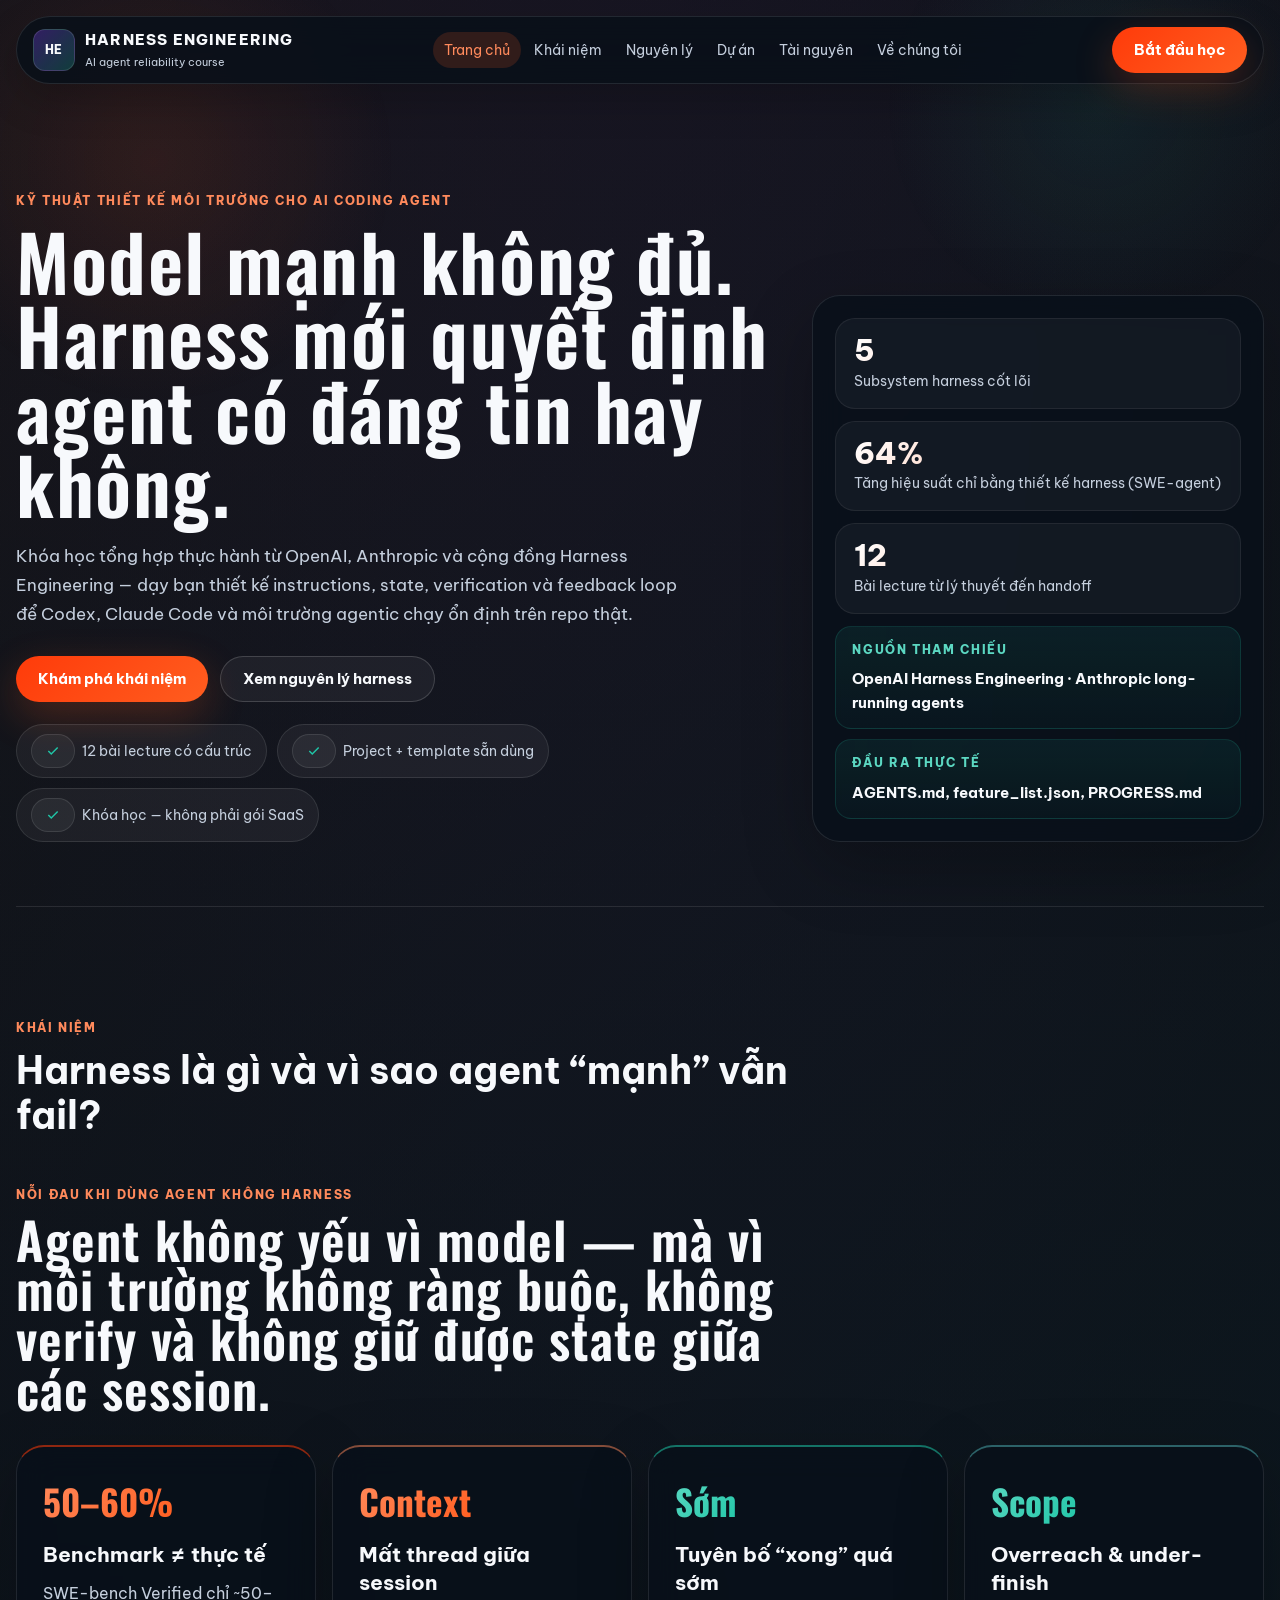
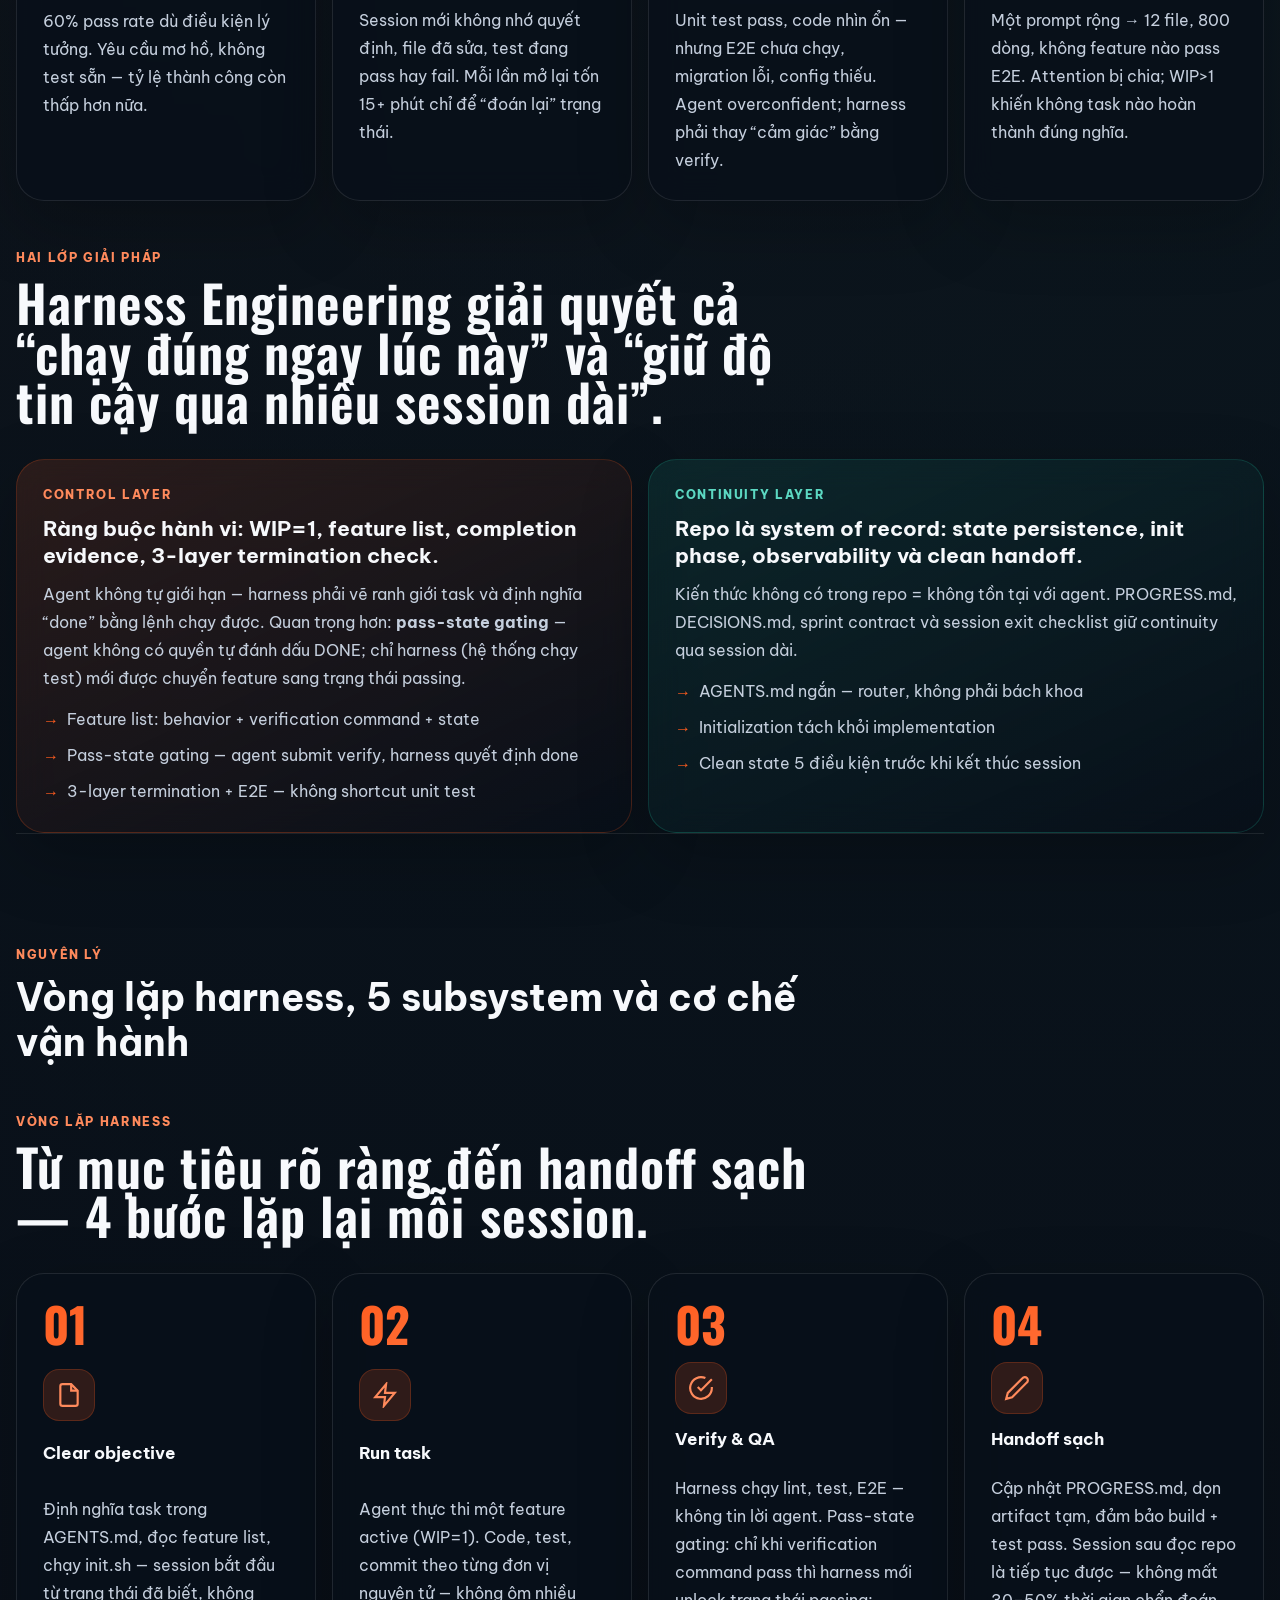
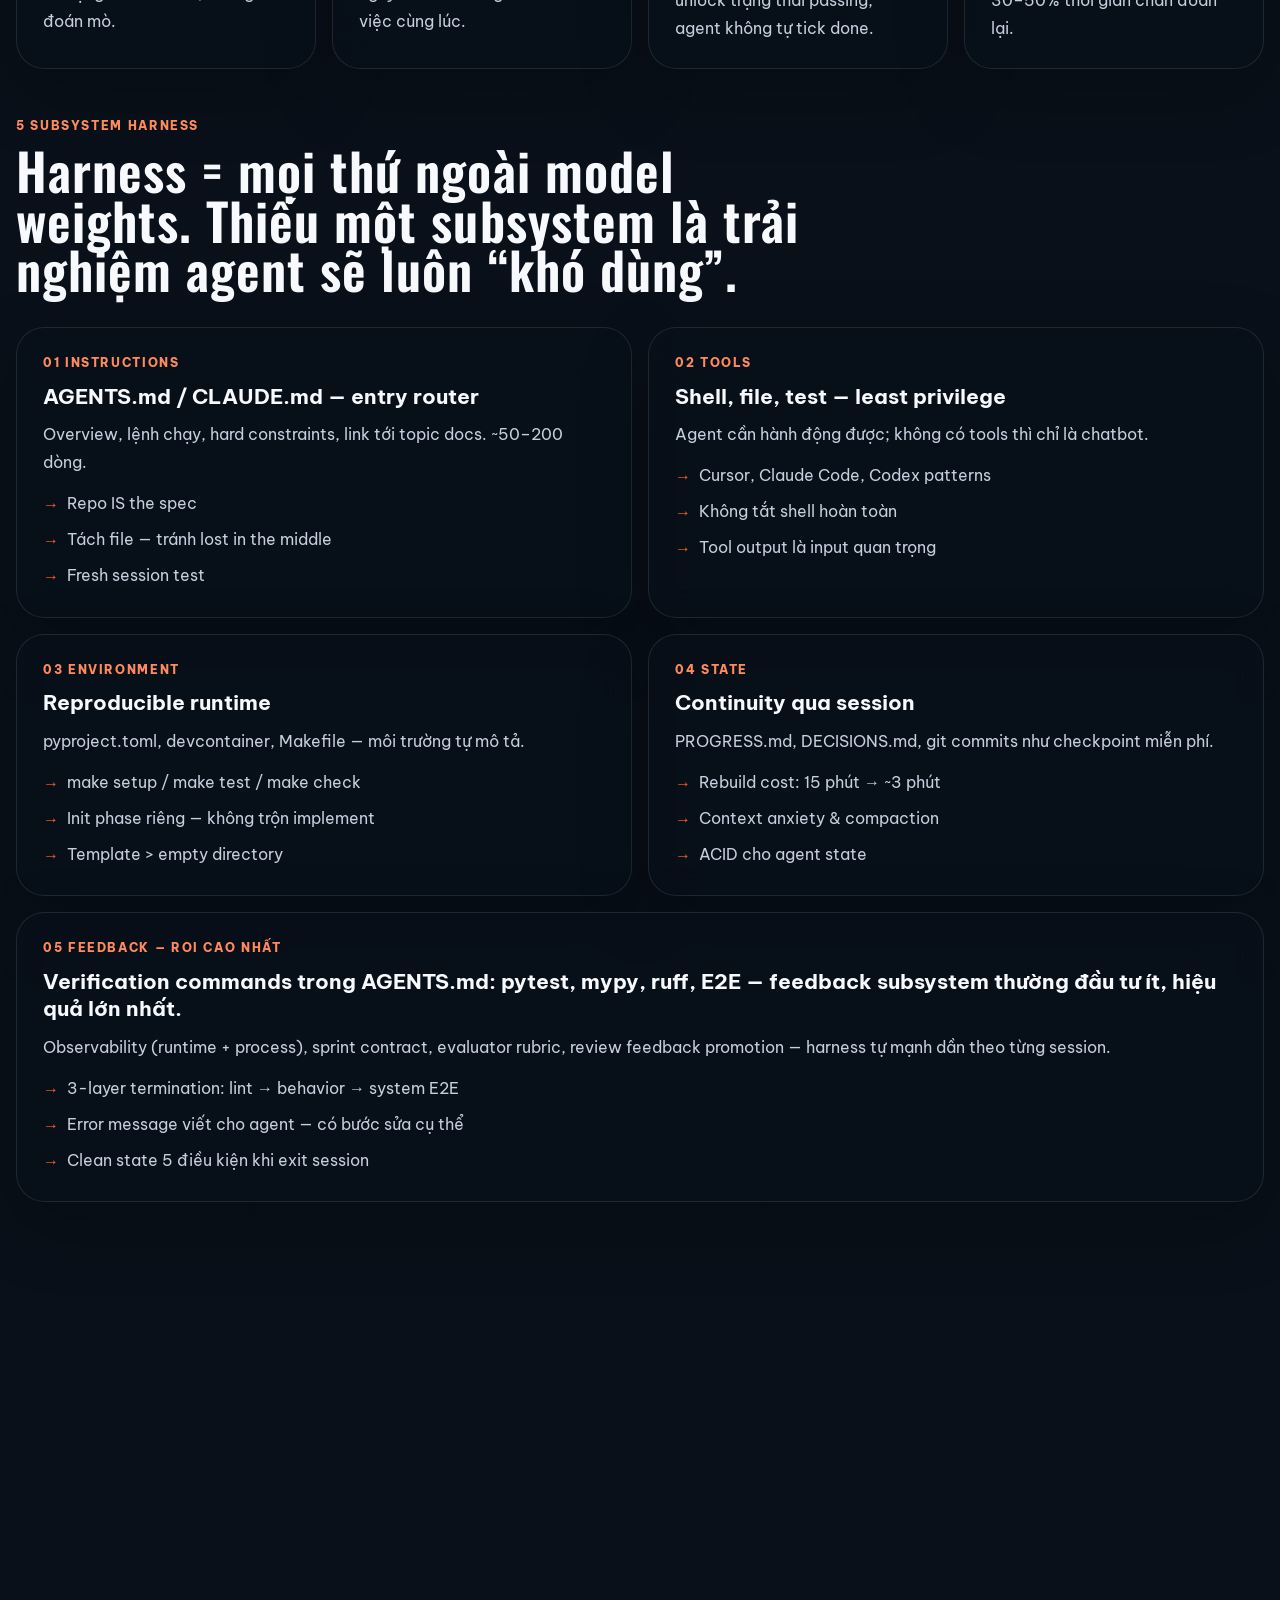
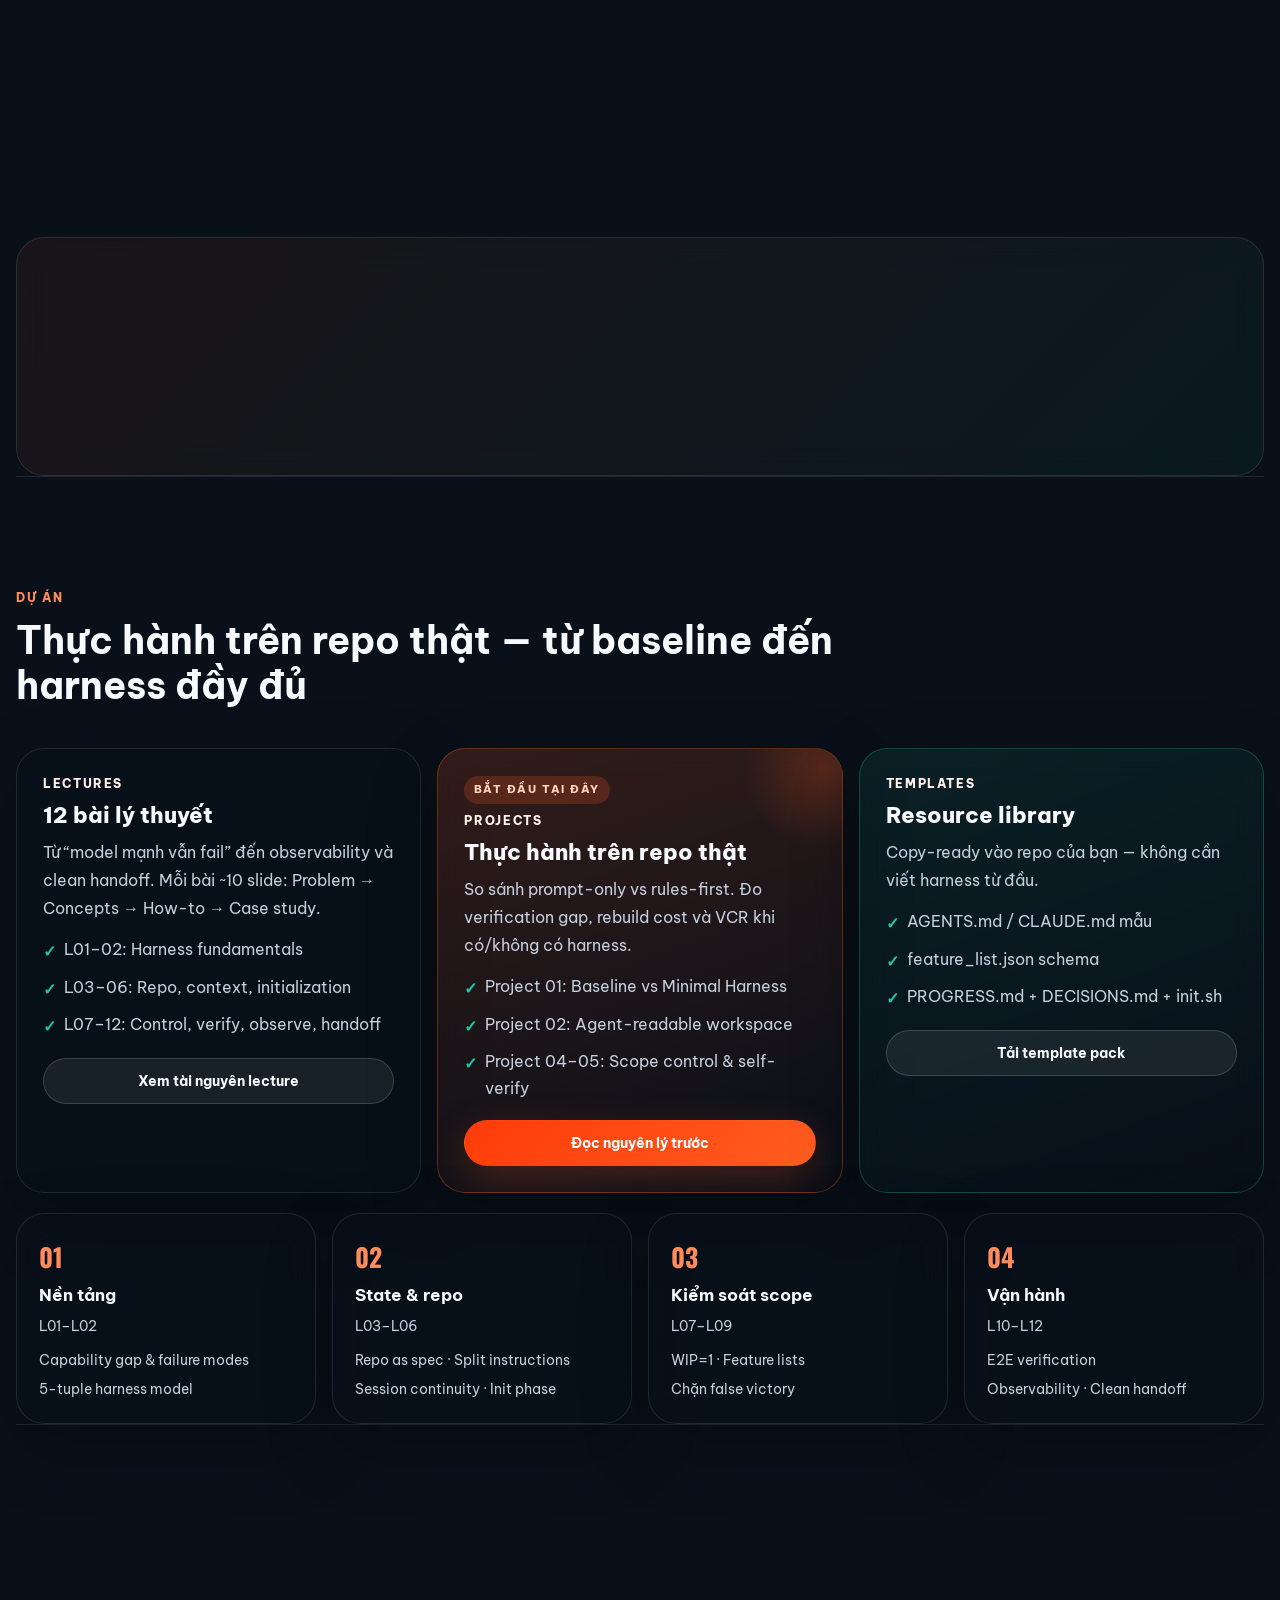
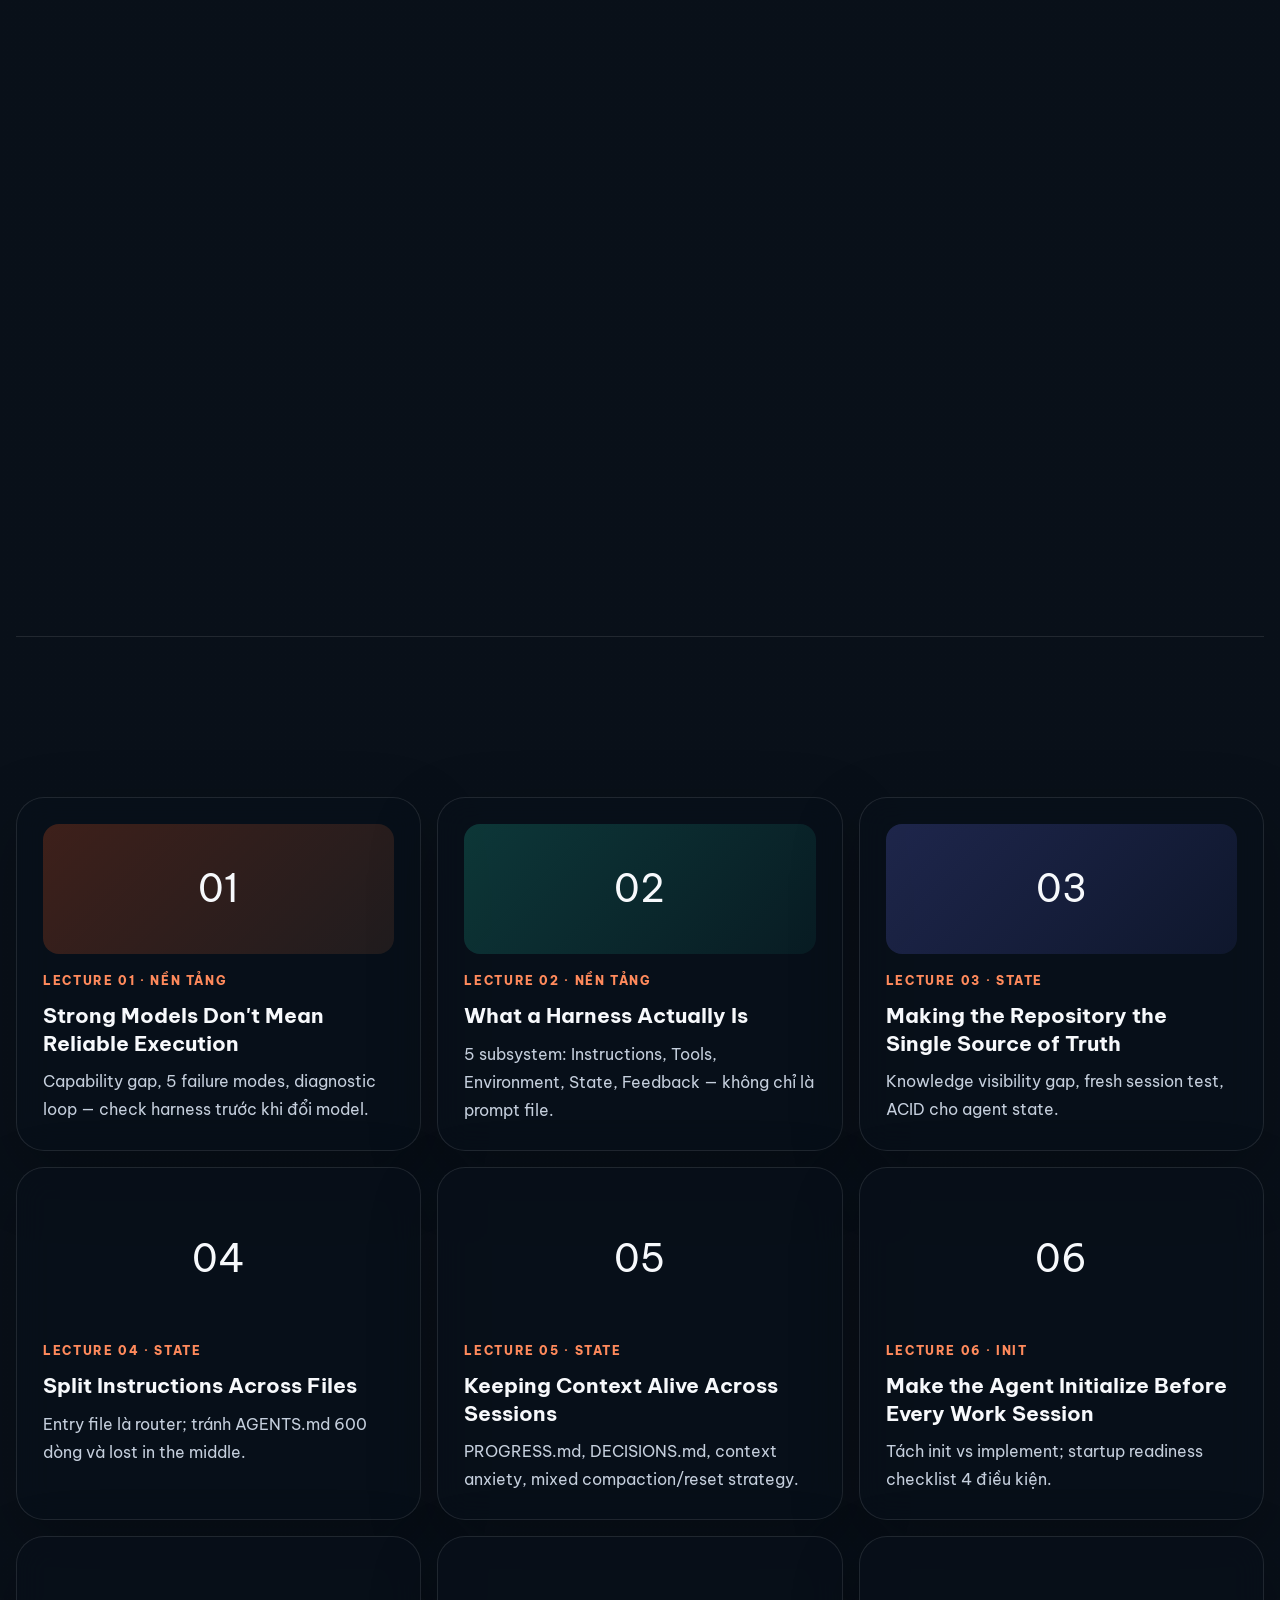
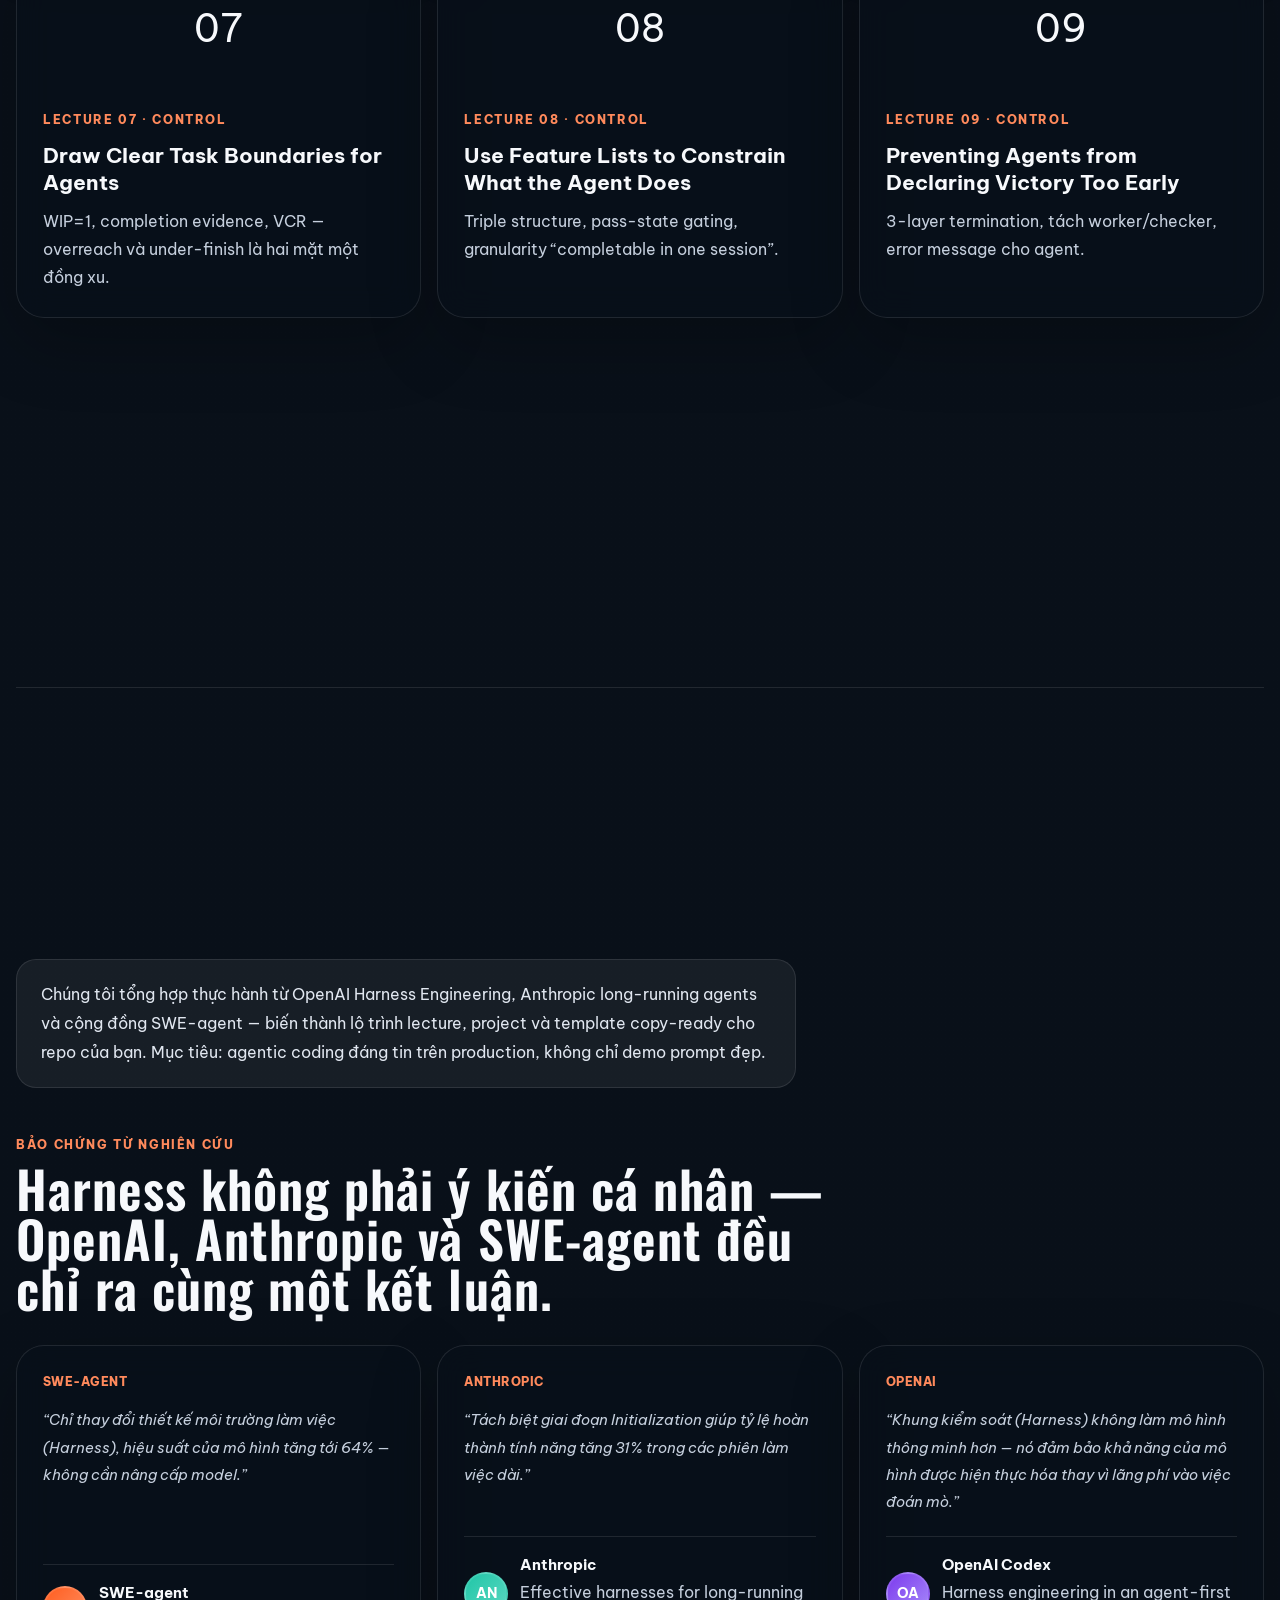
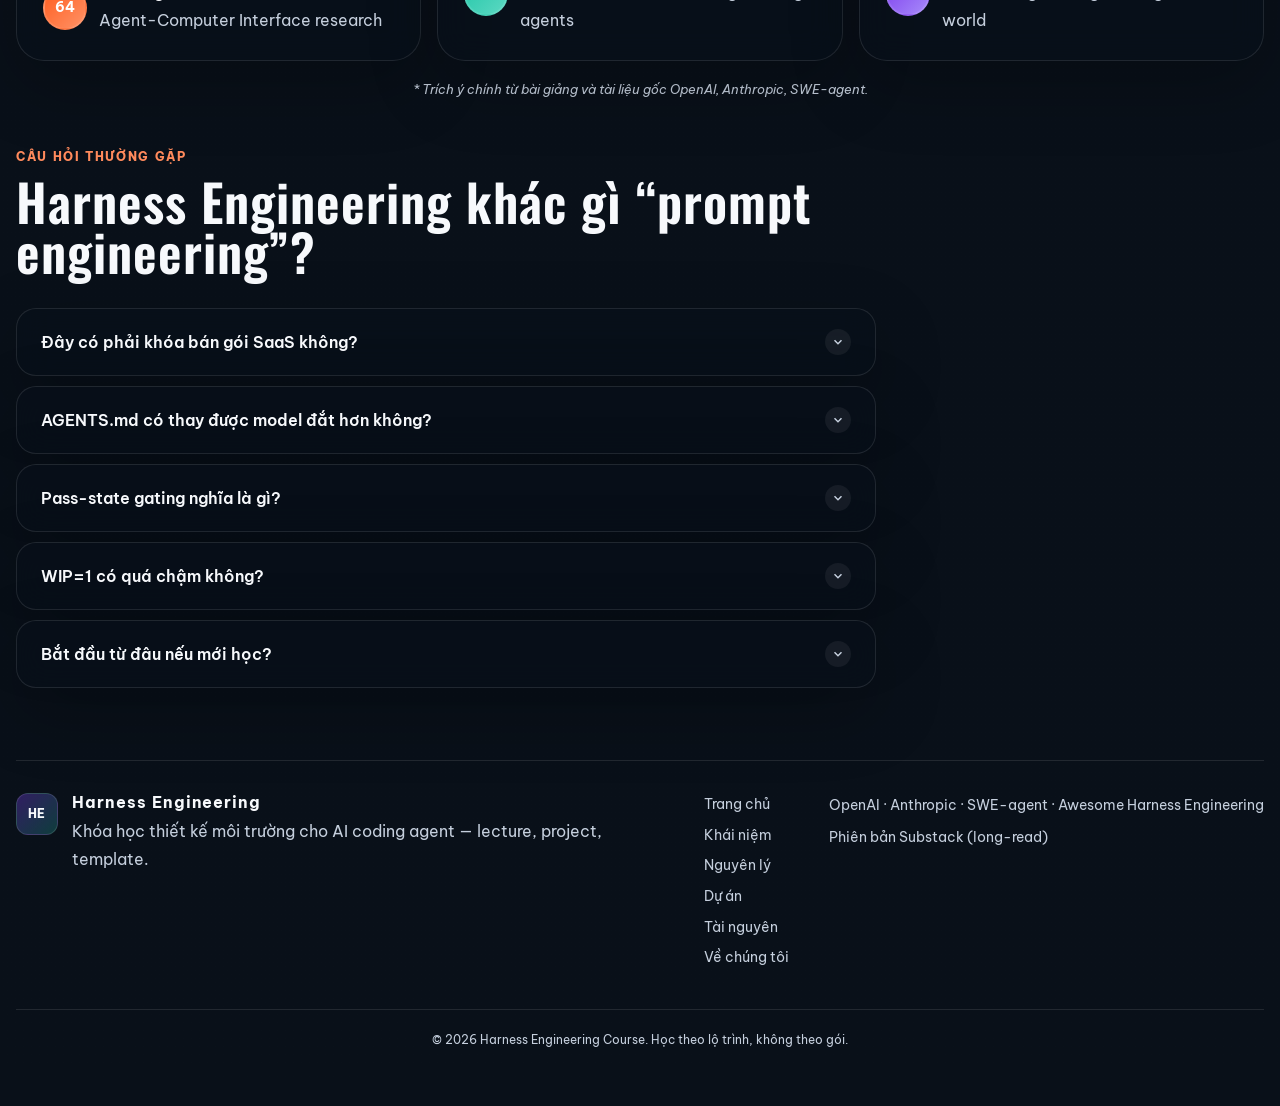
<file: frontend/index.html>
<!doctype html>
<html lang="vi">
  <head>
    <meta charset="UTF-8" />
    <meta name="viewport" content="width=device-width, initial-scale=1.0" />
    <title>Harness Engineering | Biến AI coding agent thành công cụ kỹ thuật đáng tin</title>
    <meta
      name="description"
      content="Khóa học Harness Engineering: 12 bài lecture, project thực hành và template AGENTS.md — thiết kế môi trường để Codex, Claude Code và agentic coding chạy ổn định."
    />
    <link rel="preconnect" href="https://fonts.googleapis.com" />
    <link rel="preconnect" href="https://fonts.gstatic.com" crossorigin />
    <link
      href="https://fonts.googleapis.com/css2?family=Be+Vietnam+Pro:wght@400;500;600;700;800&family=Oswald:wght@500;600;700&display=swap"
      rel="stylesheet"
    />
    <link rel="stylesheet" href="./styles.css" />
  </head>
  <body>
    <div class="background-atmosphere" aria-hidden="true"></div>
    <div class="nav-overlay" id="nav-overlay" aria-hidden="true"></div>

    <div class="page-shell">
      <header class="site-header" id="site-header">
        <a class="brand" href="#trang-chu" aria-label="Harness Engineering trang chủ">
          <span class="brand-mark" aria-hidden="true">HE</span>
          <div class="brand-copy">
            <span class="brand-name">HARNESS ENGINEERING</span>
            <span class="brand-tag">AI agent reliability course</span>
          </div>
        </a>

        <nav class="site-nav" id="site-nav" aria-label="Điều hướng chính">
          <a href="#trang-chu">Trang chủ</a>
          <a href="#khai-niem">Khái niệm</a>
          <a href="#nguyen-ly">Nguyên lý</a>
          <a href="#du-an">Dự án</a>
          <a href="#tai-nguyen">Tài nguyên</a>
          <a href="#ve-chung-toi">Về chúng tôi</a>
        </nav>

        <button
          class="hamburger"
          id="hamburger"
          aria-label="Mở menu điều hướng"
          aria-expanded="false"
          aria-controls="site-nav"
        >
          <span></span>
          <span></span>
          <span></span>
        </button>

        <a class="button header-button" href="#du-an">Bắt đầu học</a>
      </header>

      <main id="top">
        <section id="trang-chu" class="hero">
          <div class="hero-copy reveal">
            <p class="eyebrow">Kỹ thuật thiết kế môi trường cho AI coding agent</p>
            <h1>
              Model mạnh không đủ. Harness mới quyết định agent có đáng tin hay không.
            </h1>
            <p class="hero-lead">
              Khóa học tổng hợp thực hành từ OpenAI, Anthropic và cộng đồng Harness
              Engineering — dạy bạn thiết kế instructions, state, verification và
              feedback loop để Codex, Claude Code và môi trường agentic chạy ổn định
              trên repo thật.
            </p>

            <div class="hero-actions">
              <a class="button primary" href="#khai-niem">Khám phá khái niệm</a>
              <a class="button ghost" href="#nguyen-ly">Xem nguyên lý harness</a>
            </div>

            <div class="hero-caption">
              <span>
                <span class="cap-icon" aria-hidden="true">
                  <svg width="14" height="14" viewBox="0 0 24 24" fill="none" stroke="currentColor" stroke-width="2.5"><polyline points="20 6 9 17 4 12"></polyline></svg>
                </span>
                12 bài lecture có cấu trúc
              </span>
              <span>
                <span class="cap-icon" aria-hidden="true">
                  <svg width="14" height="14" viewBox="0 0 24 24" fill="none" stroke="currentColor" stroke-width="2.5"><polyline points="20 6 9 17 4 12"></polyline></svg>
                </span>
                Project + template sẵn dùng
              </span>
              <span>
                <span class="cap-icon" aria-hidden="true">
                  <svg width="14" height="14" viewBox="0 0 24 24" fill="none" stroke="currentColor" stroke-width="2.5"><polyline points="20 6 9 17 4 12"></polyline></svg>
                </span>
                Khóa học — không phải gói SaaS
              </span>
            </div>
          </div>

          <div class="hero-panel reveal">
            <div class="hero-metrics">
              <article class="hero-metric">
                <strong>5</strong>
                <span>Subsystem harness cốt lõi</span>
              </article>
              <article class="hero-metric">
                <strong>64%</strong>
                <span>Tăng hiệu suất chỉ bằng thiết kế harness (SWE-agent)</span>
              </article>
              <article class="hero-metric">
                <strong>12</strong>
                <span>Bài lecture từ lý thuyết đến handoff</span>
              </article>
            </div>

            <div class="hero-trust">
              <div class="trust-chip">
                <span class="trust-kicker">Nguồn tham chiếu</span>
                <strong>OpenAI Harness Engineering · Anthropic long-running agents</strong>
              </div>
              <div class="trust-chip">
                <span class="trust-kicker">Đầu ra thực tế</span>
                <strong>AGENTS.md, feature_list.json, PROGRESS.md</strong>
              </div>
            </div>
          </div>
        </section>

        <section id="khai-niem" class="section page-section">
          <div class="page-section-label reveal">
            <p class="eyebrow">Khái niệm</p>
            <h2 class="page-section-title">Harness là gì và vì sao agent “mạnh” vẫn fail?</h2>
          </div>

        <div id="problem" class="section-block">
          <div class="section-heading reveal">
            <p class="eyebrow">Nỗi đau khi dùng agent không harness</p>
            <h2>
              Agent không yếu vì model — mà vì môi trường không ràng buộc, không verify
              và không giữ được state giữa các session.
            </h2>
          </div>

          <div class="problem-grid">
            <article class="problem-card reveal">
              <span class="problem-value">50–60%</span>
              <h3>Benchmark ≠ thực tế</h3>
              <p>
                SWE-bench Verified chỉ ~50–60% pass rate dù điều kiện lý tưởng. Yêu cầu
                mơ hồ, không test sẵn — tỷ lệ thành công còn thấp hơn nữa.
              </p>
            </article>

            <article class="problem-card reveal">
              <span class="problem-value">Context</span>
              <h3>Mất thread giữa session</h3>
              <p>
                Session mới không nhớ quyết định, file đã sửa, test đang pass hay fail.
                Mỗi lần mở lại tốn 15+ phút chỉ để “đoán lại” trạng thái.
              </p>
            </article>

            <article class="problem-card reveal">
              <span class="problem-value">Sớm</span>
              <h3>Tuyên bố “xong” quá sớm</h3>
              <p>
                Unit test pass, code nhìn ổn — nhưng E2E chưa chạy, migration lỗi, config
                thiếu. Agent overconfident; harness phải thay “cảm giác” bằng verify.
              </p>
            </article>

            <article class="problem-card reveal">
              <span class="problem-value">Scope</span>
              <h3>Overreach &amp; under-finish</h3>
              <p>
                Một prompt rộng → 12 file, 800 dòng, không feature nào pass E2E. Attention
                bị chia; WIP&gt;1 khiến không task nào hoàn thành đúng nghĩa.
              </p>
            </article>
          </div>
        </div>

        <div id="solutions" class="section-block">
          <div class="section-heading reveal">
            <p class="eyebrow">Hai lớp giải pháp</p>
            <h2>
              Harness Engineering giải quyết cả “chạy đúng ngay lúc này” và “giữ độ tin
              cậy qua nhiều session dài”.
            </h2>
          </div>

          <div class="solution-grid">
            <article class="solution-card hot reveal">
              <span class="solution-tone">Control layer</span>
              <h3>
                Ràng buộc hành vi: WIP=1, feature list, completion evidence, 3-layer
                termination check.
              </h3>
              <p>
                Agent không tự giới hạn — harness phải vẽ ranh giới task và định nghĩa
                “done” bằng lệnh chạy được. Quan trọng hơn: <strong>pass-state gating</strong>
                — agent không có quyền tự đánh dấu DONE; chỉ harness (hệ thống chạy test)
                mới được chuyển feature sang trạng thái passing.
              </p>
              <ul>
                <li>Feature list: behavior + verification command + state</li>
                <li>Pass-state gating — agent submit verify, harness quyết định done</li>
                <li>3-layer termination + E2E — không shortcut unit test</li>
              </ul>
            </article>

            <article class="solution-card warm reveal">
              <span class="solution-tone">Continuity layer</span>
              <h3>
                Repo là system of record: state persistence, init phase, observability
                và clean handoff.
              </h3>
              <p>
                Kiến thức không có trong repo = không tồn tại với agent. PROGRESS.md,
                DECISIONS.md, sprint contract và session exit checklist giữ continuity
                qua session dài.
              </p>
              <ul>
                <li>AGENTS.md ngắn — router, không phải bách khoa</li>
                <li>Initialization tách khỏi implementation</li>
                <li>Clean state 5 điều kiện trước khi kết thúc session</li>
              </ul>
            </article>
          </div>
        </div>
        </section>

        <section id="nguyen-ly" class="section page-section">
          <div class="page-section-label reveal">
            <p class="eyebrow">Nguyên lý</p>
            <h2 class="page-section-title">Vòng lặp harness, 5 subsystem và cơ chế vận hành</h2>
          </div>

        <div id="how-it-works" class="section-block">
          <div class="section-heading reveal">
            <p class="eyebrow">Vòng lặp harness</p>
            <h2>Từ mục tiêu rõ ràng đến handoff sạch — 4 bước lặp lại mỗi session.</h2>
          </div>

          <div class="steps-grid">
            <article class="step-card reveal">
              <div class="step-num">01</div>
              <div class="step-icon" aria-hidden="true">
                <svg viewBox="0 0 24 24" fill="none" stroke="currentColor" stroke-width="2"><path d="M14 2H6a2 2 0 0 0-2 2v16a2 2 0 0 0 2 2h12a2 2 0 0 0 2-2V8z"/><polyline points="14 2 14 8 20 8"/></svg>
              </div>
              <h3>Clear objective</h3>
              <p>
                Định nghĩa task trong AGENTS.md, đọc feature list, chạy init.sh — session
                bắt đầu từ trạng thái đã biết, không đoán mò.
              </p>
            </article>

            <article class="step-card reveal">
              <div class="step-num">02</div>
              <div class="step-icon" aria-hidden="true">
                <svg viewBox="0 0 24 24" fill="none" stroke="currentColor" stroke-width="2"><polygon points="13 2 3 14 12 14 11 22 21 10 12 10 13 2"/></svg>
              </div>
              <h3>Run task</h3>
              <p>
                Agent thực thi một feature active (WIP=1). Code, test, commit theo từng
                đơn vị nguyên tử — không ôm nhiều việc cùng lúc.
              </p>
            </article>

            <article class="step-card reveal">
              <div class="step-num">03</div>
              <div class="step-icon" aria-hidden="true">
                <svg viewBox="0 0 24 24" fill="none" stroke="currentColor" stroke-width="2"><path d="M22 11.08V12a10 10 0 1 1-5.93-9.14"/><polyline points="22 4 12 14.01 9 11.01"/></svg>
              </div>
              <h3>Verify &amp; QA</h3>
              <p>
                Harness chạy lint, test, E2E — không tin lời agent. Pass-state gating:
                chỉ khi verification command pass thì harness mới unlock trạng thái
                passing; agent không tự tick done.
              </p>
            </article>

            <article class="step-card reveal">
              <div class="step-num">04</div>
              <div class="step-icon" aria-hidden="true">
                <svg viewBox="0 0 24 24" fill="none" stroke="currentColor" stroke-width="2"><path d="M17 3a2.85 2.83 0 1 1 4 4L7.5 20.5 2 22l1.5-5.5Z"/></svg>
              </div>
              <h3>Handoff sạch</h3>
              <p>
                Cập nhật PROGRESS.md, dọn artifact tạm, đảm bảo build + test pass. Session
                sau đọc repo là tiếp tục được — không mất 30–50% thời gian chẩn đoán lại.
              </p>
            </article>
          </div>
        </div>

        <div id="architecture" class="section-block">
          <div class="section-heading reveal">
            <p class="eyebrow">5 subsystem harness</p>
            <h2>
              Harness = mọi thứ ngoài model weights. Thiếu một subsystem là trải nghiệm
              agent sẽ luôn “khó dùng”.
            </h2>
          </div>

          <div class="architecture-grid">
            <article class="feature-module reveal">
              <span class="module-tag">01 Instructions</span>
              <h3>AGENTS.md / CLAUDE.md — entry router</h3>
              <p>Overview, lệnh chạy, hard constraints, link tới topic docs. ~50–200 dòng.</p>
              <ul>
                <li>Repo IS the spec</li>
                <li>Tách file — tránh lost in the middle</li>
                <li>Fresh session test</li>
              </ul>
            </article>

            <article class="feature-module reveal">
              <span class="module-tag">02 Tools</span>
              <h3>Shell, file, test — least privilege</h3>
              <p>Agent cần hành động được; không có tools thì chỉ là chatbot.</p>
              <ul>
                <li>Cursor, Claude Code, Codex patterns</li>
                <li>Không tắt shell hoàn toàn</li>
                <li>Tool output là input quan trọng</li>
              </ul>
            </article>

            <article class="feature-module reveal">
              <span class="module-tag">03 Environment</span>
              <h3>Reproducible runtime</h3>
              <p>pyproject.toml, devcontainer, Makefile — môi trường tự mô tả.</p>
              <ul>
                <li>make setup / make test / make check</li>
                <li>Init phase riêng — không trộn implement</li>
                <li>Template &gt; empty directory</li>
              </ul>
            </article>

            <article class="feature-module reveal">
              <span class="module-tag">04 State</span>
              <h3>Continuity qua session</h3>
              <p>PROGRESS.md, DECISIONS.md, git commits như checkpoint miễn phí.</p>
              <ul>
                <li>Rebuild cost: 15 phút → ~3 phút</li>
                <li>Context anxiety &amp; compaction</li>
                <li>ACID cho agent state</li>
              </ul>
            </article>

            <article class="feature-module wide reveal">
              <span class="module-tag">05 Feedback — ROI cao nhất</span>
              <h3>
                Verification commands trong AGENTS.md: pytest, mypy, ruff, E2E — feedback
                subsystem thường đầu tư ít, hiệu quả lớn nhất.
              </h3>
              <p>
                Observability (runtime + process), sprint contract, evaluator rubric, review
                feedback promotion — harness tự mạnh dần theo từng session.
              </p>
              <ul>
                <li>3-layer termination: lint → behavior → system E2E</li>
                <li>Error message viết cho agent — có bước sửa cụ thể</li>
                <li>Clean state 5 điều kiện khi exit session</li>
              </ul>
            </article>
          </div>
        </div>

        <div id="benefits" class="section-block">
          <div class="section-heading reveal">
            <p class="eyebrow">Giá trị định lượng</p>
            <h2>Harness không làm model “thông minh hơn” — nó khai thác hết capability đã có.</h2>
          </div>

          <div class="benefit-grid">
            <article class="benefit-card reveal">
              <span class="benefit-value">37%</span>
              <h3>Completion cao hơn</h3>
              <p>WIP=1 và scope rõ so với prompt rộng — completion rate tăng đáng kể trên cùng model.</p>
            </article>

            <article class="benefit-card reveal">
              <span class="benefit-value">78%</span>
              <h3>Ít rebuild hơn</h3>
              <p>State persistence giảm thời gian session mới phải “đoán lại” từ ~15 phút xuống ~3 phút.</p>
            </article>

            <article class="benefit-card reveal">
              <span class="benefit-value">5/5</span>
              <h3>Reliability leap</h3>
              <p>Cùng model Opus 4.5: bare run game không chạy vs harnessed 6h — game playable hoàn toàn.</p>
            </article>
          </div>
        </div>

        <div class="stats-section section-block">
          <div class="stats-inner">
            <div class="stat-item reveal">
              <span class="stat-value" data-target="64" data-suffix="%">0%</span>
              <p>tăng hiệu suất chỉ bằng thiết kế harness — không đổi model (SWE-agent)</p>
            </div>
            <div class="stat-item reveal">
              <span class="stat-value" data-target="37" data-suffix="%">0%</span>
              <p>completion cao hơn với WIP=1 so với prompt rộng (Anthropic)</p>
            </div>
            <div class="stat-item reveal">
              <span class="stat-value" data-target="31" data-suffix="%">0%</span>
              <p>feature completion cao hơn khi tách init phase (Anthropic)</p>
            </div>
            <div class="stat-item reveal">
              <span
                class="stat-value"
                data-target="60"
                data-suffix="–80%"
                data-decimals="0"
                >0</span
              >
              <p>giảm thời gian chẩn đoán đầu session khi có PROGRESS.md</p>
            </div>
          </div>
        </div>
        </section>

        <section id="du-an" class="section page-section">
          <div class="page-section-label reveal">
            <p class="eyebrow">Dự án</p>
            <h2 class="page-section-title">Thực hành trên repo thật — từ baseline đến harness đầy đủ</h2>
          </div>

          <div class="curriculum-grid">
            <article class="pricing-card reveal">
              <span class="plan-tier">Lectures</span>
              <h3>12 bài lý thuyết</h3>
              <p>
                Từ “model mạnh vẫn fail” đến observability và clean handoff. Mỗi bài ~10
                slide: Problem → Concepts → How-to → Case study.
              </p>
              <ul>
                <li>L01–02: Harness fundamentals</li>
                <li>L03–06: Repo, context, initialization</li>
                <li>L07–12: Control, verify, observe, handoff</li>
              </ul>
              <a class="pricing-cta" href="#tai-nguyen">Xem tài nguyên lecture</a>
            </article>

            <article class="pricing-card featured reveal">
              <span class="plan-badge">Bắt đầu tại đây</span>
              <span class="plan-tier">Projects</span>
              <h3>Thực hành trên repo thật</h3>
              <p>
                So sánh prompt-only vs rules-first. Đo verification gap, rebuild cost và
                VCR khi có/không có harness.
              </p>
              <ul>
                <li>Project 01: Baseline vs Minimal Harness</li>
                <li>Project 02: Agent-readable workspace</li>
                <li>Project 04–05: Scope control &amp; self-verify</li>
              </ul>
              <a class="pricing-cta" href="#nguyen-ly">Đọc nguyên lý trước</a>
            </article>

            <article class="pricing-card driver reveal">
              <span class="plan-tier">Templates</span>
              <h3>Resource library</h3>
              <p>
                Copy-ready vào repo của bạn — không cần viết harness từ đầu.
              </p>
              <ul>
                <li>AGENTS.md / CLAUDE.md mẫu</li>
                <li>feature_list.json schema</li>
                <li>PROGRESS.md + DECISIONS.md + init.sh</li>
              </ul>
              <a class="pricing-cta" href="#tai-nguyen">Tải template pack</a>
            </article>
          </div>

          <div class="phases-grid">
            <article class="phase-card reveal">
              <div class="phase-num">01</div>
              <h3>Nền tảng</h3>
              <p>L01–L02</p>
              <ul>
                <li>Capability gap &amp; failure modes</li>
                <li>5-tuple harness model</li>
              </ul>
            </article>
            <article class="phase-card reveal">
              <div class="phase-num">02</div>
              <h3>State &amp; repo</h3>
              <p>L03–L06</p>
              <ul>
                <li>Repo as spec · Split instructions</li>
                <li>Session continuity · Init phase</li>
              </ul>
            </article>
            <article class="phase-card reveal">
              <div class="phase-num">03</div>
              <h3>Kiểm soát scope</h3>
              <p>L07–L09</p>
              <ul>
                <li>WIP=1 · Feature lists</li>
                <li>Chặn false victory</li>
              </ul>
            </article>
            <article class="phase-card reveal">
              <div class="phase-num">04</div>
              <h3>Vận hành</h3>
              <p>L10–L12</p>
              <ul>
                <li>E2E verification</li>
                <li>Observability · Clean handoff</li>
              </ul>
            </article>
          </div>
        </section>

        <section id="tai-nguyen" class="section page-section">
          <div class="page-section-label reveal">
            <p class="eyebrow">Tài nguyên</p>
            <h2 class="page-section-title">Lecture, template pack và bài viết mở rộng</h2>
          </div>

          <div id="templates" class="template-pack reveal">
            <div class="section-heading template-pack-heading">
              <p class="eyebrow">Resource library</p>
              <h2>Copy vào repo — một click tải từng file.</h2>
            </div>
            <p class="template-pack-lead">
              Bộ tối thiểu theo Lecture L07–L08 (feature list, pass-state gating) và L12
              (PROGRESS handoff). Xem hướng dẫn trong
              <a href="./templates/README.md">templates/README.md</a>.
            </p>
            <div class="template-download-grid">
              <a class="template-file-card" href="./templates/AGENTS.md" download>
                <strong>AGENTS.md</strong>
                <span>Entry router · WIP=1 · definition of done</span>
              </a>
              <a class="template-file-card" href="./templates/CLAUDE.md" download>
                <strong>CLAUDE.md</strong>
                <span>Claude Code entry · trỏ về AGENTS.md</span>
              </a>
              <a class="template-file-card" href="./templates/feature_list.json" download>
                <strong>feature_list.json</strong>
                <span>Behavior + verification + state schema</span>
              </a>
              <a class="template-file-card" href="./templates/PROGRESS.md" download>
                <strong>PROGRESS.md</strong>
                <span>Session handoff · rebuild cost thấp</span>
              </a>
              <a class="template-file-card" href="./templates/DECISIONS.md" download>
                <strong>DECISIONS.md</strong>
                <span>Design rationale log</span>
              </a>
              <a class="template-file-card" href="./templates/init.sh" download>
                <strong>init.sh</strong>
                <span>Session startup script</span>
              </a>
            </div>
          </div>

          <p class="resource-article-link reveal">
            <a class="button ghost" href="./article/index.html">Bài viết long-read (Substack-style)</a>
          </p>

          <div id="curriculum-lectures" class="curriculum-lectures">
            <div class="section-heading reveal">
              <p class="eyebrow">Danh sách bài giảng</p>
              <h2>12 lecture (L01–L12) — nội dung đã soạn, sẵn sàng đưa vào lộ trình.</h2>
            </div>

          <div class="blog-grid">
            <article class="blog-card reveal">
              <div class="blog-thumb" aria-hidden="true">01</div>
              <span class="blog-meta">Lecture 01 · Nền tảng</span>
              <h3>Strong Models Don't Mean Reliable Execution</h3>
              <p>Capability gap, 5 failure modes, diagnostic loop — check harness trước khi đổi model.</p>
            </article>

            <article class="blog-card reveal">
              <div class="blog-thumb" aria-hidden="true">02</div>
              <span class="blog-meta">Lecture 02 · Nền tảng</span>
              <h3>What a Harness Actually Is</h3>
              <p>5 subsystem: Instructions, Tools, Environment, State, Feedback — không chỉ là prompt file.</p>
            </article>

            <article class="blog-card reveal">
              <div class="blog-thumb" aria-hidden="true">03</div>
              <span class="blog-meta">Lecture 03 · State</span>
              <h3>Making the Repository the Single Source of Truth</h3>
              <p>Knowledge visibility gap, fresh session test, ACID cho agent state.</p>
            </article>

            <article class="blog-card reveal">
              <div class="blog-thumb" aria-hidden="true">04</div>
              <span class="blog-meta">Lecture 04 · State</span>
              <h3>Split Instructions Across Files</h3>
              <p>Entry file là router; tránh AGENTS.md 600 dòng và lost in the middle.</p>
            </article>

            <article class="blog-card reveal">
              <div class="blog-thumb" aria-hidden="true">05</div>
              <span class="blog-meta">Lecture 05 · State</span>
              <h3>Keeping Context Alive Across Sessions</h3>
              <p>PROGRESS.md, DECISIONS.md, context anxiety, mixed compaction/reset strategy.</p>
            </article>

            <article class="blog-card reveal">
              <div class="blog-thumb" aria-hidden="true">06</div>
              <span class="blog-meta">Lecture 06 · Init</span>
              <h3>Make the Agent Initialize Before Every Work Session</h3>
              <p>Tách init vs implement; startup readiness checklist 4 điều kiện.</p>
            </article>

            <article class="blog-card reveal">
              <div class="blog-thumb" aria-hidden="true">07</div>
              <span class="blog-meta">Lecture 07 · Control</span>
              <h3>Draw Clear Task Boundaries for Agents</h3>
              <p>WIP=1, completion evidence, VCR — overreach và under-finish là hai mặt một đồng xu.</p>
            </article>

            <article class="blog-card reveal">
              <div class="blog-thumb" aria-hidden="true">08</div>
              <span class="blog-meta">Lecture 08 · Control</span>
              <h3>Use Feature Lists to Constrain What the Agent Does</h3>
              <p>Triple structure, pass-state gating, granularity “completable in one session”.</p>
            </article>

            <article class="blog-card reveal">
              <div class="blog-thumb" aria-hidden="true">09</div>
              <span class="blog-meta">Lecture 09 · Control</span>
              <h3>Preventing Agents from Declaring Victory Too Early</h3>
              <p>3-layer termination, tách worker/checker, error message cho agent.</p>
            </article>

            <article class="blog-card reveal">
              <div class="blog-thumb" aria-hidden="true">10</div>
              <span class="blog-meta">Lecture 10 · Verify</span>
              <h3>Only a Full Pipeline Run Counts as Real Verification</h3>
              <p>Component boundary defects, E2E as forcing function, review feedback promotion.</p>
            </article>

            <article class="blog-card reveal">
              <div class="blog-thumb" aria-hidden="true">11</div>
              <span class="blog-meta">Lecture 11 · Observe</span>
              <h3>Making the Agent's Runtime Observable</h3>
              <p>Sprint contract, evaluator rubric, runtime + process observability.</p>
            </article>

            <article class="blog-card reveal">
              <div class="blog-thumb" aria-hidden="true">12</div>
              <span class="blog-meta">Lecture 12 · Handoff</span>
              <h3>Leave a Clean Handoff at the End of Every Session</h3>
              <p>Clean state 5 điều kiện, entropy/coffee cup effect, dual-mode cleanup.</p>
            </article>
          </div>
          </div>
        </section>

        <section id="ve-chung-toi" class="section page-section">
          <div class="page-section-label reveal">
            <p class="eyebrow">Về chúng tôi</p>
            <h2 class="page-section-title">Khóa Harness Engineering — học theo lộ trình, không theo gói</h2>
          </div>

          <div class="about-intro reveal">
            <p>
              Chúng tôi tổng hợp thực hành từ OpenAI Harness Engineering, Anthropic long-running
              agents và cộng đồng SWE-agent — biến thành lộ trình lecture, project và template
              copy-ready cho repo của bạn. Mục tiêu: agentic coding đáng tin trên production, không
              chỉ demo prompt đẹp.
            </p>
          </div>

        <div id="testimonials" class="section-block">
          <div class="section-heading reveal">
            <p class="eyebrow">Bảo chứng từ nghiên cứu</p>
            <h2>
              Harness không phải ý kiến cá nhân — OpenAI, Anthropic và SWE-agent đều chỉ ra
              cùng một kết luận.
            </h2>
          </div>

          <div class="testimonial-grid">
            <article class="testimonial-card reveal">
              <div class="testimonial-stars" aria-hidden="true">SWE-agent</div>
              <p class="testimonial-quote">
                “Chỉ thay đổi thiết kế môi trường làm việc (Harness), hiệu suất của mô hình
                tăng tới 64% — không cần nâng cấp model.”
              </p>
              <div class="testimonial-author">
                <div class="testimonial-avatar" aria-hidden="true">64</div>
                <div>
                  <strong>SWE-agent</strong>
                  <span>Agent-Computer Interface research</span>
                </div>
              </div>
            </article>

            <article class="testimonial-card reveal">
              <div class="testimonial-stars" aria-hidden="true">Anthropic</div>
              <p class="testimonial-quote">
                “Tách biệt giai đoạn Initialization giúp tỷ lệ hoàn thành tính năng tăng 31%
                trong các phiên làm việc dài.”
              </p>
              <div class="testimonial-author">
                <div class="testimonial-avatar" aria-hidden="true">AN</div>
                <div>
                  <strong>Anthropic</strong>
                  <span>Effective harnesses for long-running agents</span>
                </div>
              </div>
            </article>

            <article class="testimonial-card reveal">
              <div class="testimonial-stars" aria-hidden="true">OpenAI</div>
              <p class="testimonial-quote">
                “Khung kiểm soát (Harness) không làm mô hình thông minh hơn — nó đảm bảo
                khả năng của mô hình được hiện thực hóa thay vì lãng phí vào việc đoán mò.”
              </p>
              <div class="testimonial-author">
                <div class="testimonial-avatar" aria-hidden="true">OA</div>
                <div>
                  <strong>OpenAI Codex</strong>
                  <span>Harness engineering in an agent-first world</span>
                </div>
              </div>
            </article>
          </div>
          <p class="testimonial-note">
            * Trích ý chính từ bài giảng và tài liệu gốc OpenAI, Anthropic, SWE-agent.
          </p>
        </div>

        <div id="faq" class="section-block">
          <div class="section-heading reveal">
            <p class="eyebrow">Câu hỏi thường gặp</p>
            <h2>Harness Engineering khác gì “prompt engineering”?</h2>
          </div>

          <div class="faq-list">
            <details class="faq-item reveal">
              <summary class="faq-question">
                Đây có phải khóa bán gói SaaS không?
                <span class="faq-chevron" aria-hidden="true"><svg viewBox="0 0 24 24" fill="none" stroke="currentColor" stroke-width="2.5"><polyline points="6 9 12 15 18 9"/></svg></span>
              </summary>
              <div class="faq-answer">
                <p>
                  Không. Đây là khóa học kỹ thuật: lecture, project và template. Phần
                  “Chương trình học” mô tả lộ trình nội dung — không phải bảng giá
                  subscription.
                </p>
              </div>
            </details>

            <details class="faq-item reveal">
              <summary class="faq-question">
                AGENTS.md có thay được model đắt hơn không?
                <span class="faq-chevron" aria-hidden="true"><svg viewBox="0 0 24 24" fill="none" stroke="currentColor" stroke-width="2.5"><polyline points="6 9 12 15 18 9"/></svg></span>
              </summary>
              <div class="faq-answer">
                <p>
                  Nhiều case: có. Cùng model, thêm AGENTS.md + verification commands có thể
                  tăng success rate từ ~20% lên 80%+. Đổi model là option đắt nhất — check
                  harness trước.
                </p>
              </div>
            </details>

            <details class="faq-item reveal">
              <summary class="faq-question">
                Pass-state gating nghĩa là gì?
                <span class="faq-chevron" aria-hidden="true"><svg viewBox="0 0 24 24" fill="none" stroke="currentColor" stroke-width="2.5"><polyline points="6 9 12 15 18 9"/></svg></span>
              </summary>
              <div class="faq-answer">
                <p>
                  Agent không được tự đổi state feature sang “passing”. Agent chỉ submit
                  verification request; harness chạy lệnh test và mới quyết định done. Đây
                  là cơ chế chặn false victory — không tin lời “đã xong” của model.
                </p>
              </div>
            </details>

            <details class="faq-item reveal">
              <summary class="faq-question">
                WIP=1 có quá chậm không?
                <span class="faq-chevron" aria-hidden="true"><svg viewBox="0 0 24 24" fill="none" stroke="currentColor" stroke-width="2.5"><polyline points="6 9 12 15 18 9"/></svg></span>
              </summary>
              <div class="faq-answer">
                <p>
                  Ngược lại: ít code hơn nhưng nhiều feature pass E2E hơn. Case 8 features:
                  WIP=1 đạt 87.5% completion vs 37.5% khi agent ôm 5 feature cùng lúc.
                </p>
              </div>
            </details>

            <details class="faq-item reveal">
              <summary class="faq-question">
                Bắt đầu từ đâu nếu mới học?
                <span class="faq-chevron" aria-hidden="true"><svg viewBox="0 0 24 24" fill="none" stroke="currentColor" stroke-width="2.5"><polyline points="6 9 12 15 18 9"/></svg></span>
              </summary>
              <div class="faq-answer">
                <p>
                  Lecture 01 → Lecture 02 → Project 01. Song song: đặt AGENTS.md vào repo
                  root, thêm make test / make check, rồi chạy fresh session test.
                </p>
              </div>
            </details>
          </div>
        </div>
        </section>

      </main>

      <footer class="site-footer">
        <div class="footer-brand">
          <span class="brand-mark" aria-hidden="true">HE</span>
          <div>
            <h3>Harness Engineering</h3>
            <p>Khóa học thiết kế môi trường cho AI coding agent — lecture, project, template.</p>
          </div>
        </div>

        <nav class="footer-links" aria-label="Điều hướng footer">
          <a href="#trang-chu">Trang chủ</a>
          <a href="#khai-niem">Khái niệm</a>
          <a href="#nguyen-ly">Nguyên lý</a>
          <a href="#du-an">Dự án</a>
          <a href="#tai-nguyen">Tài nguyên</a>
          <a href="#ve-chung-toi">Về chúng tôi</a>
        </nav>

        <div class="footer-meta">
          <span>OpenAI · Anthropic · SWE-agent · Awesome Harness Engineering</span>
          <a href="./article/index.html">Phiên bản Substack (long-read)</a>
        </div>

        <p class="footer-copy">© 2026 Harness Engineering Course. Học theo lộ trình, không theo gói.</p>
      </footer>
    </div>

    <script src="./main.js"></script>
  </body>
</html>
</file>
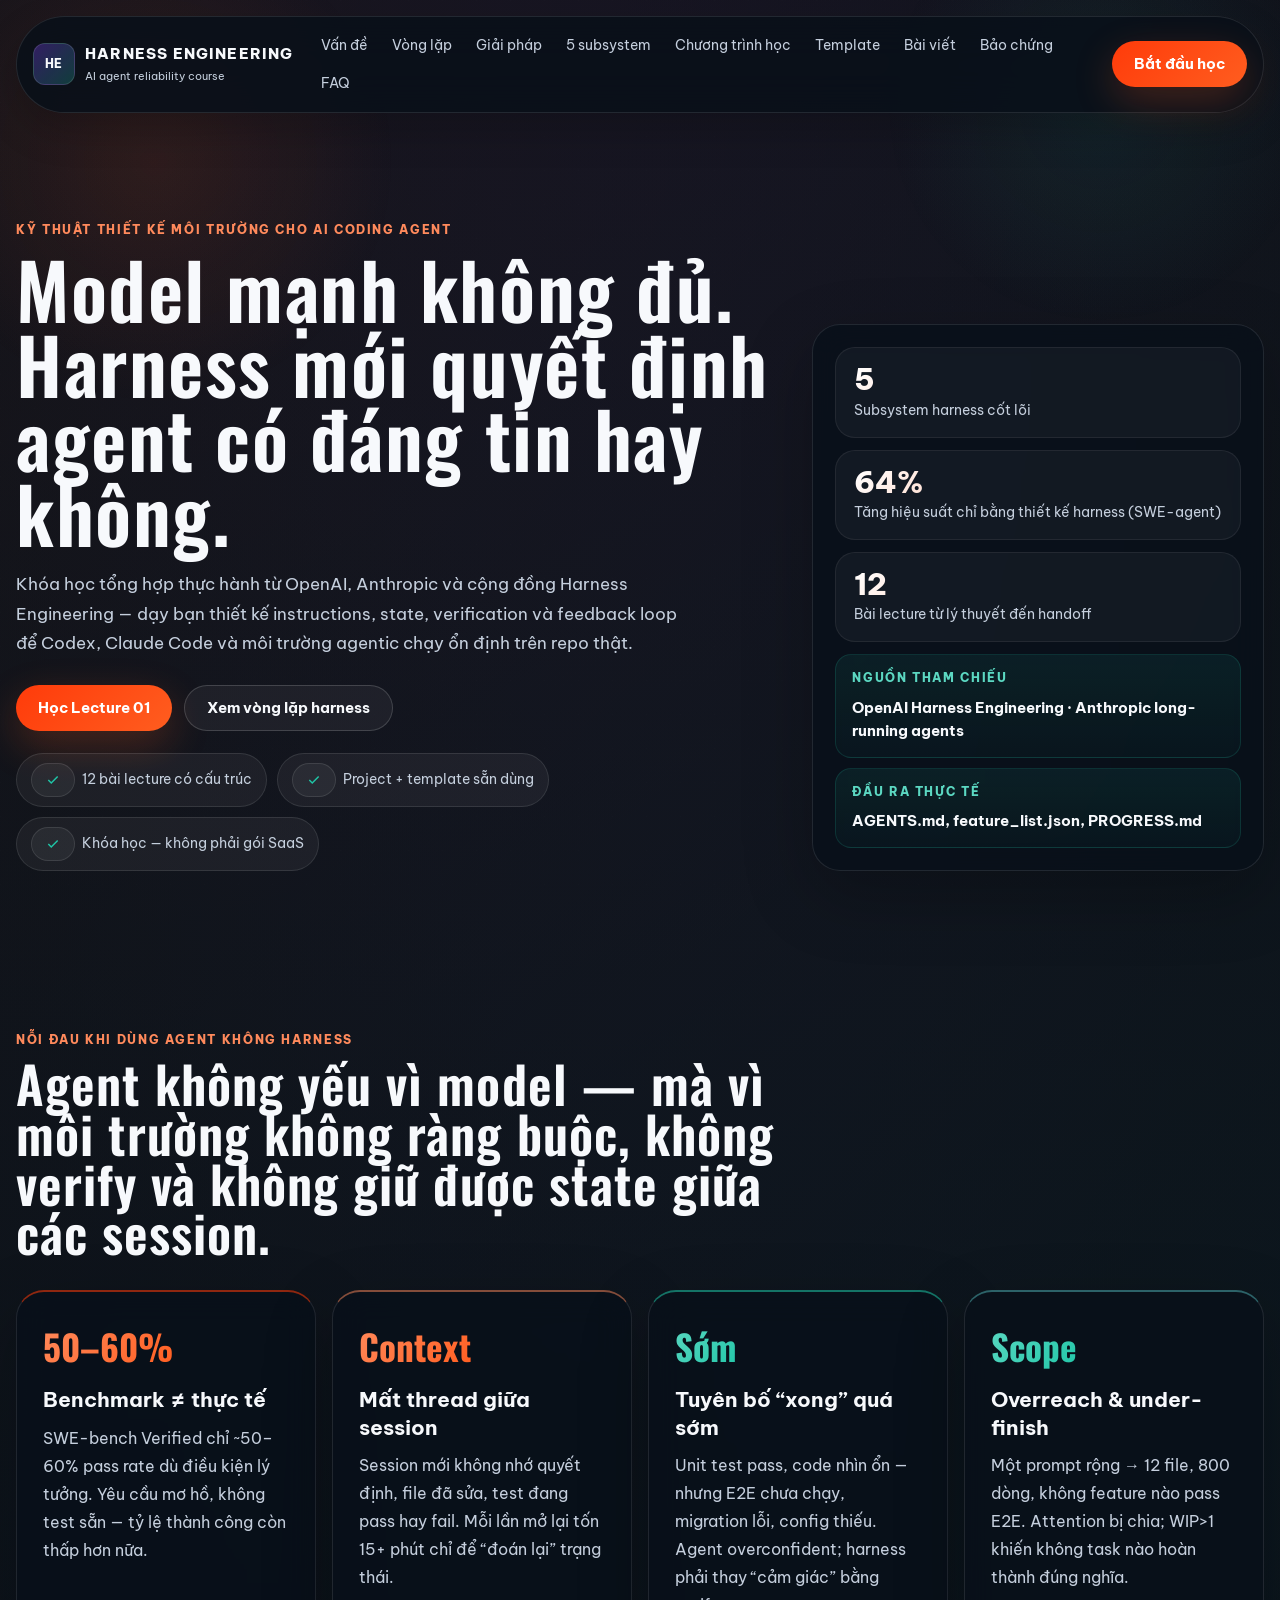
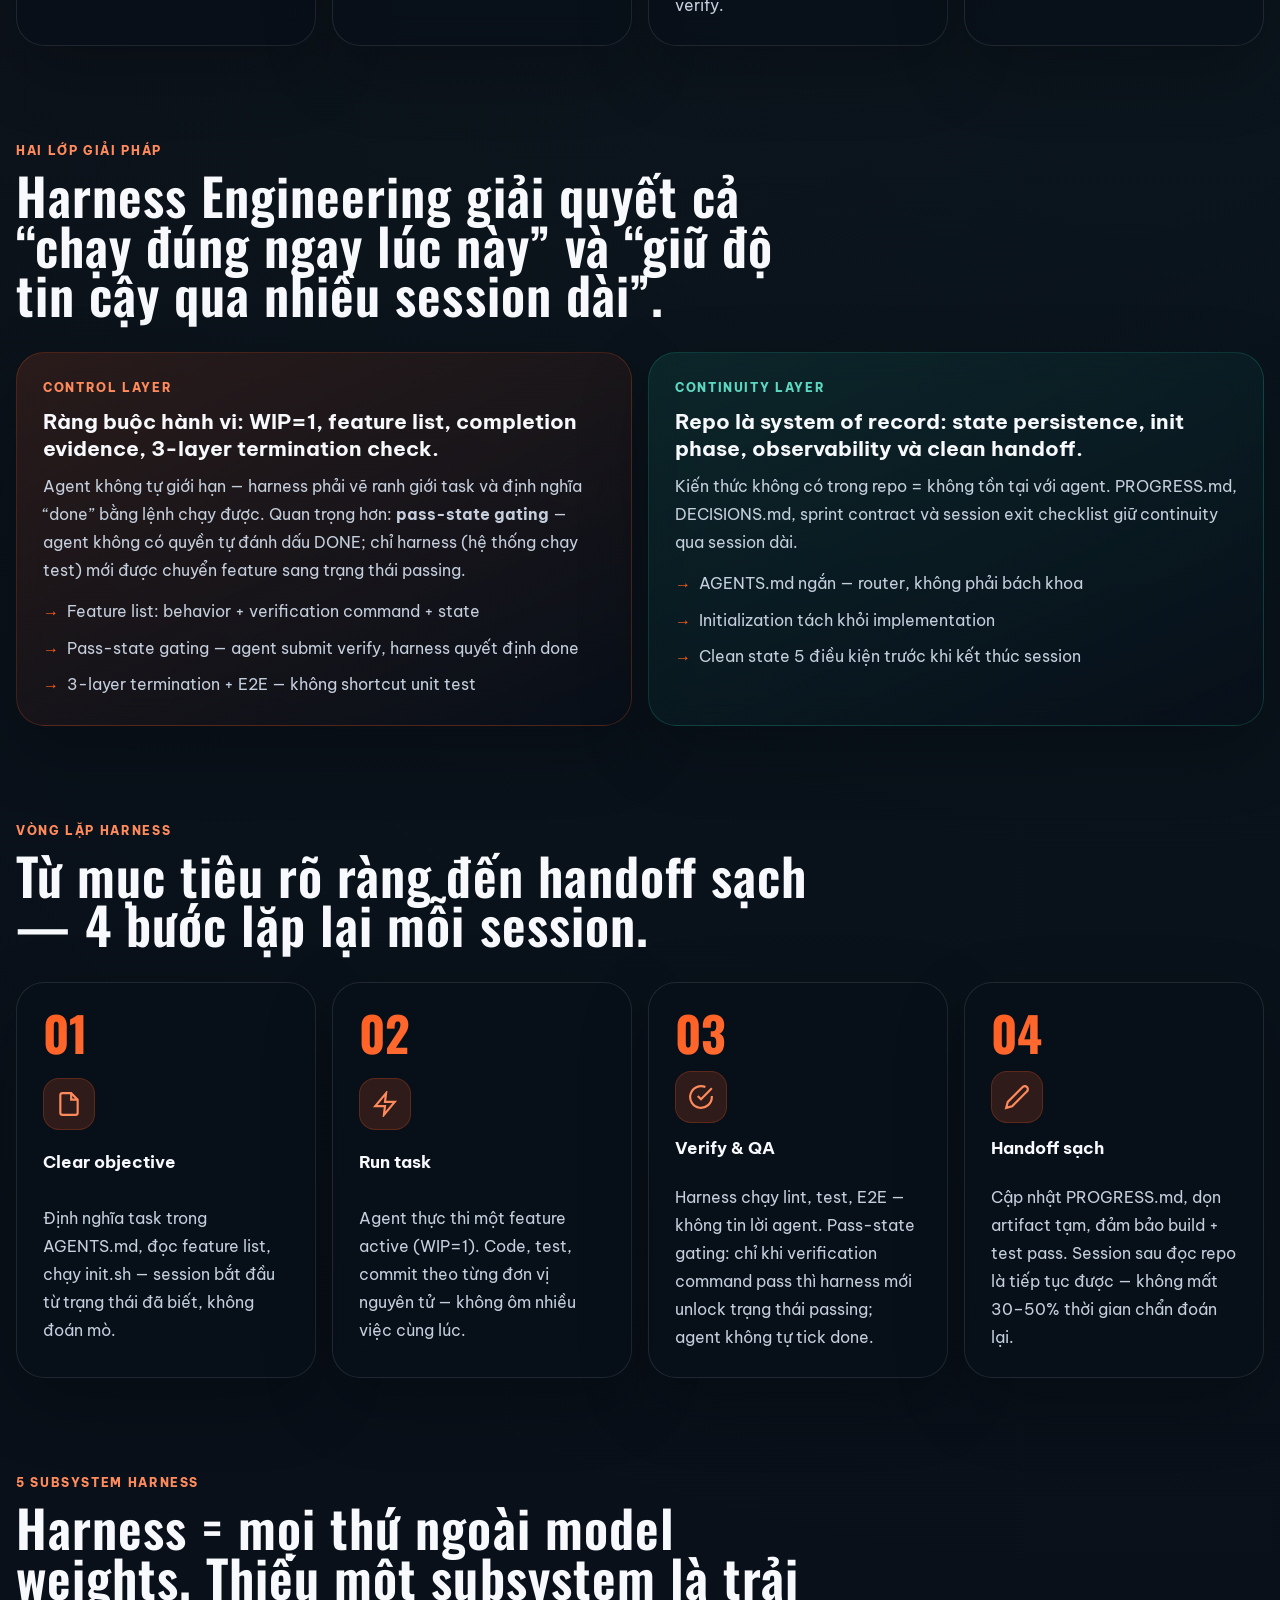
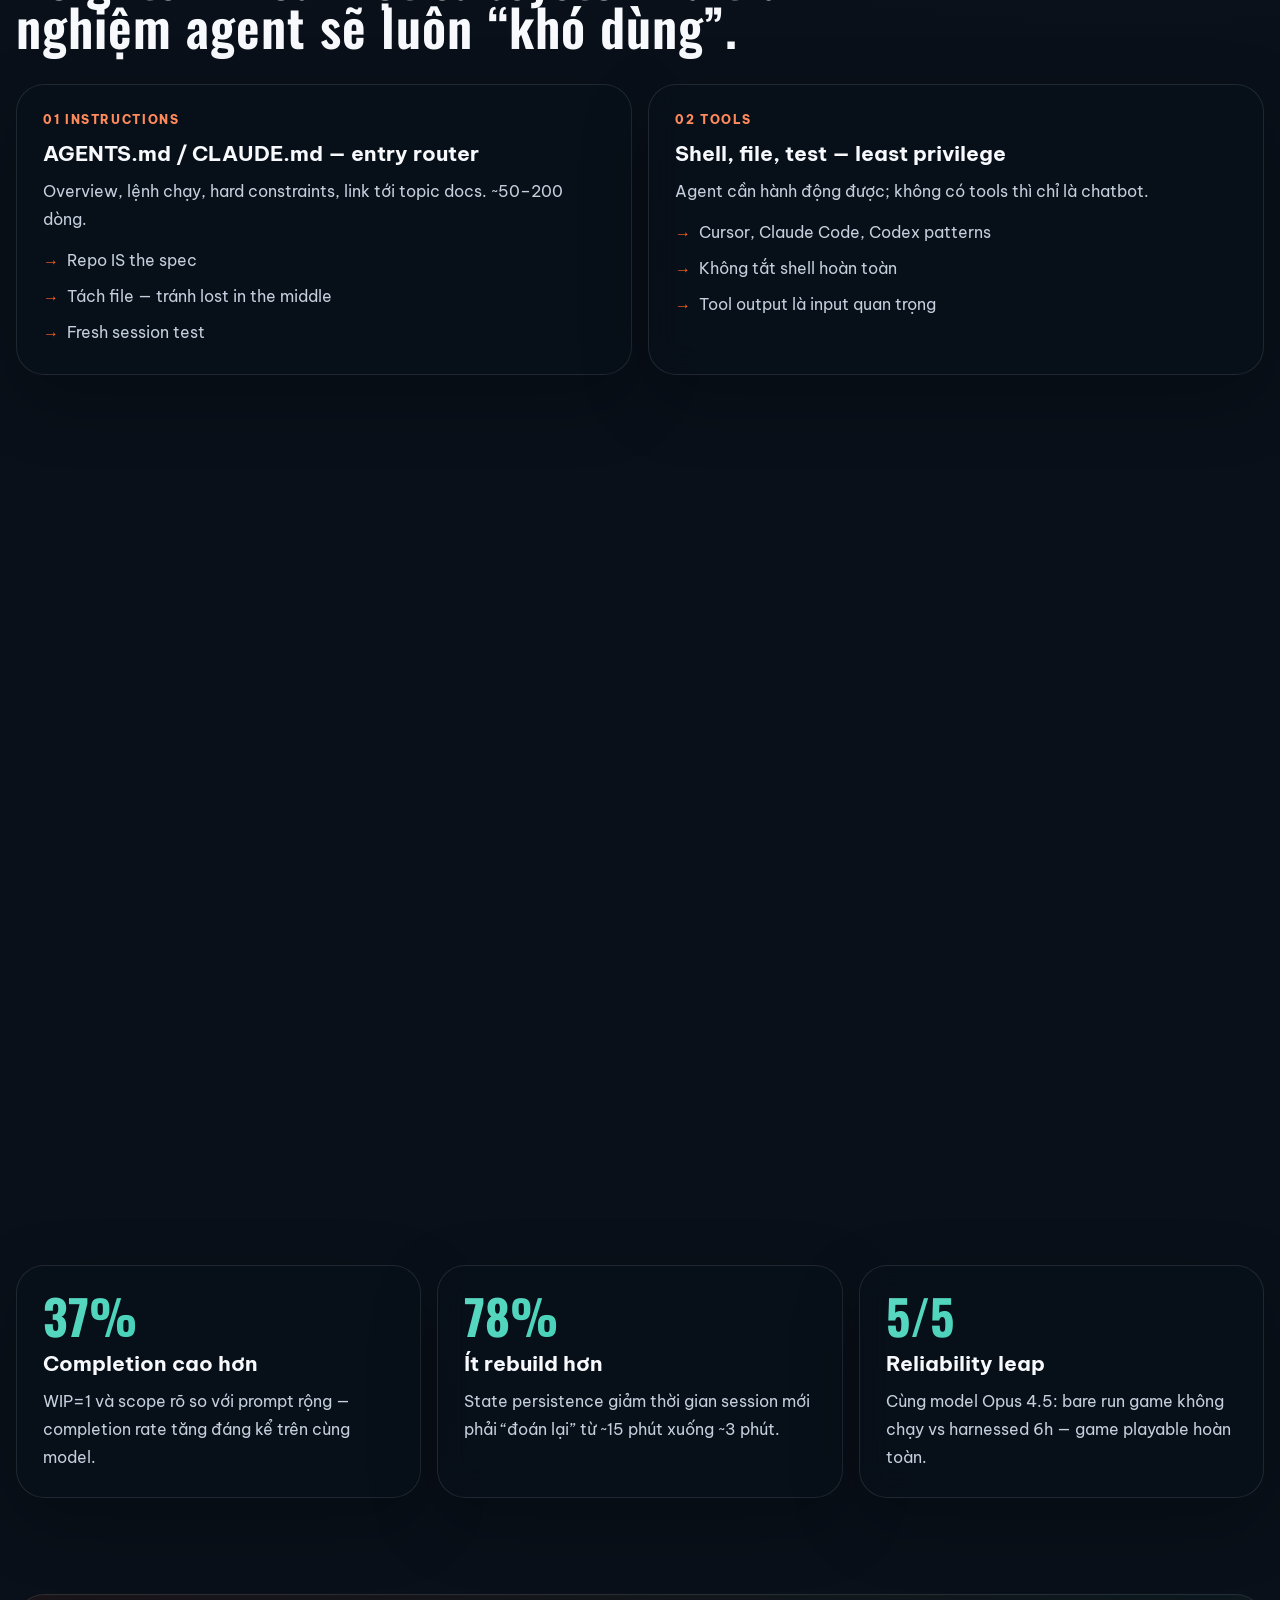
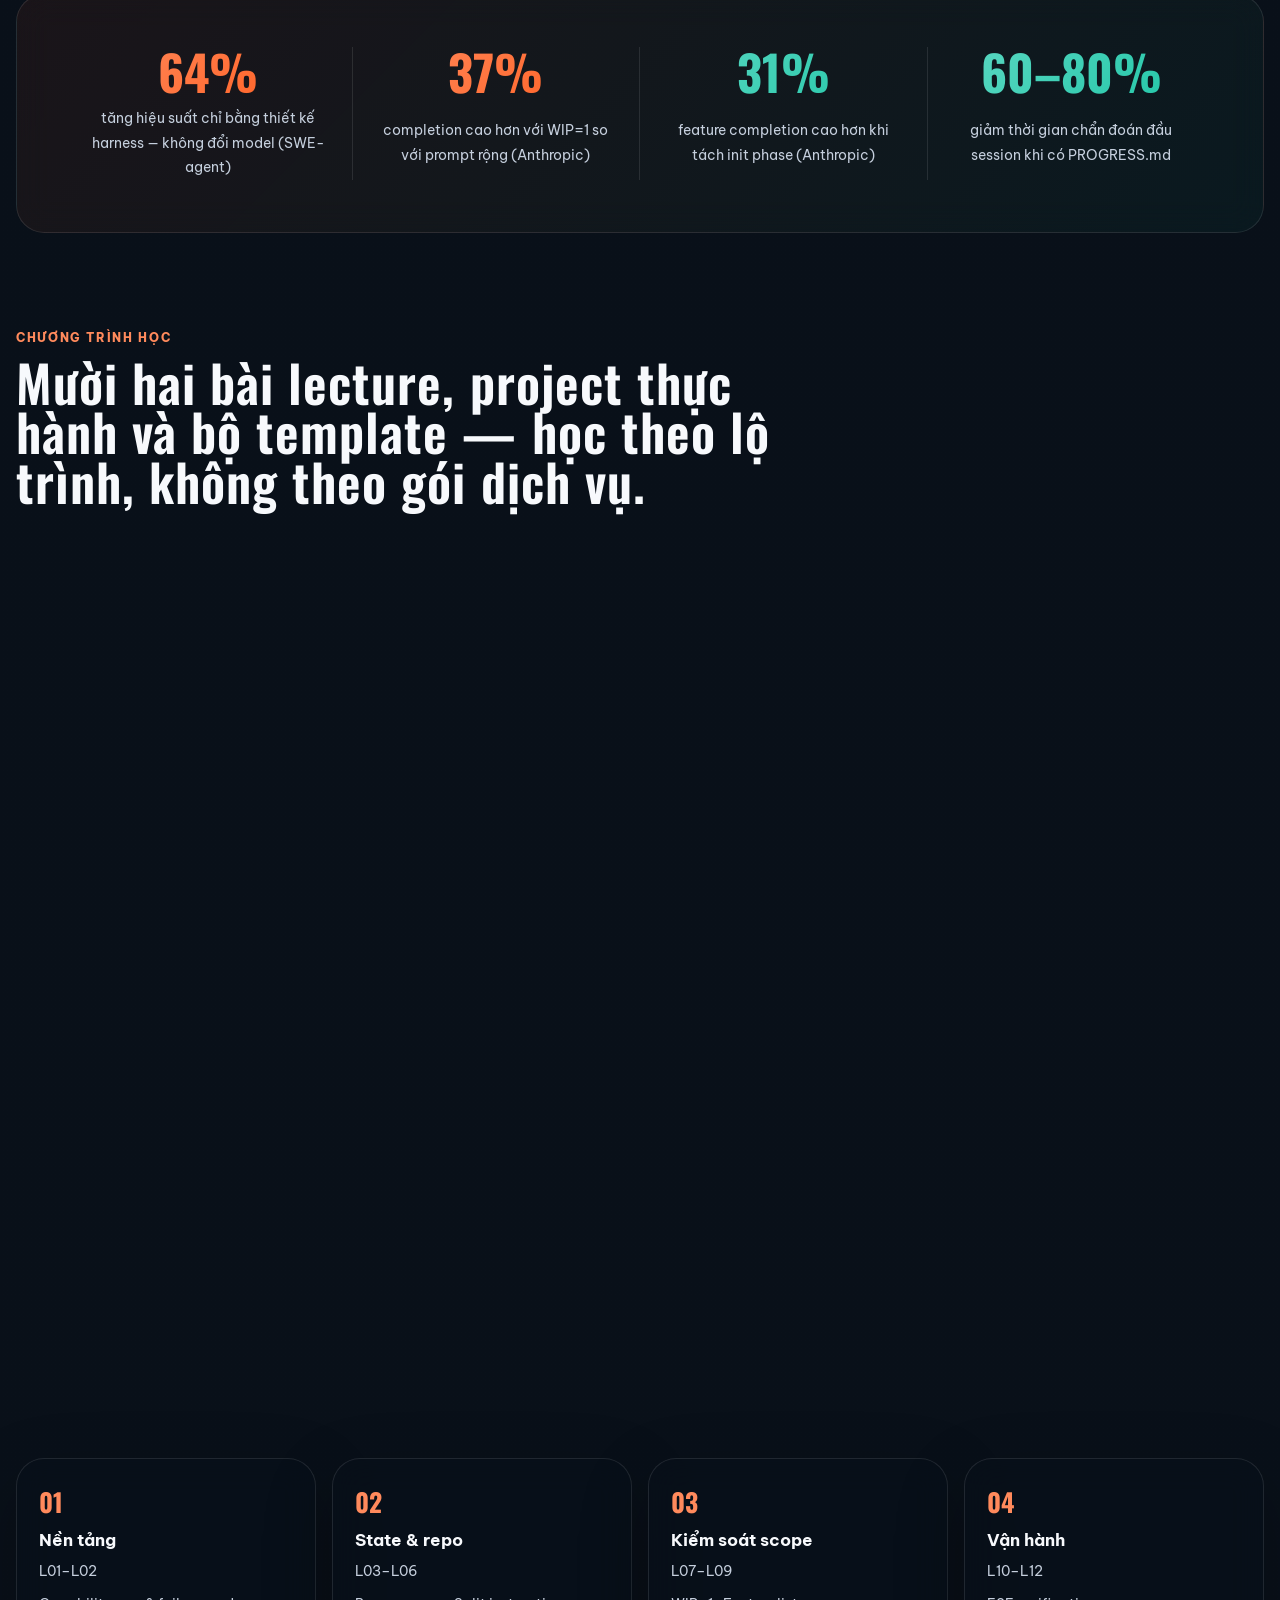
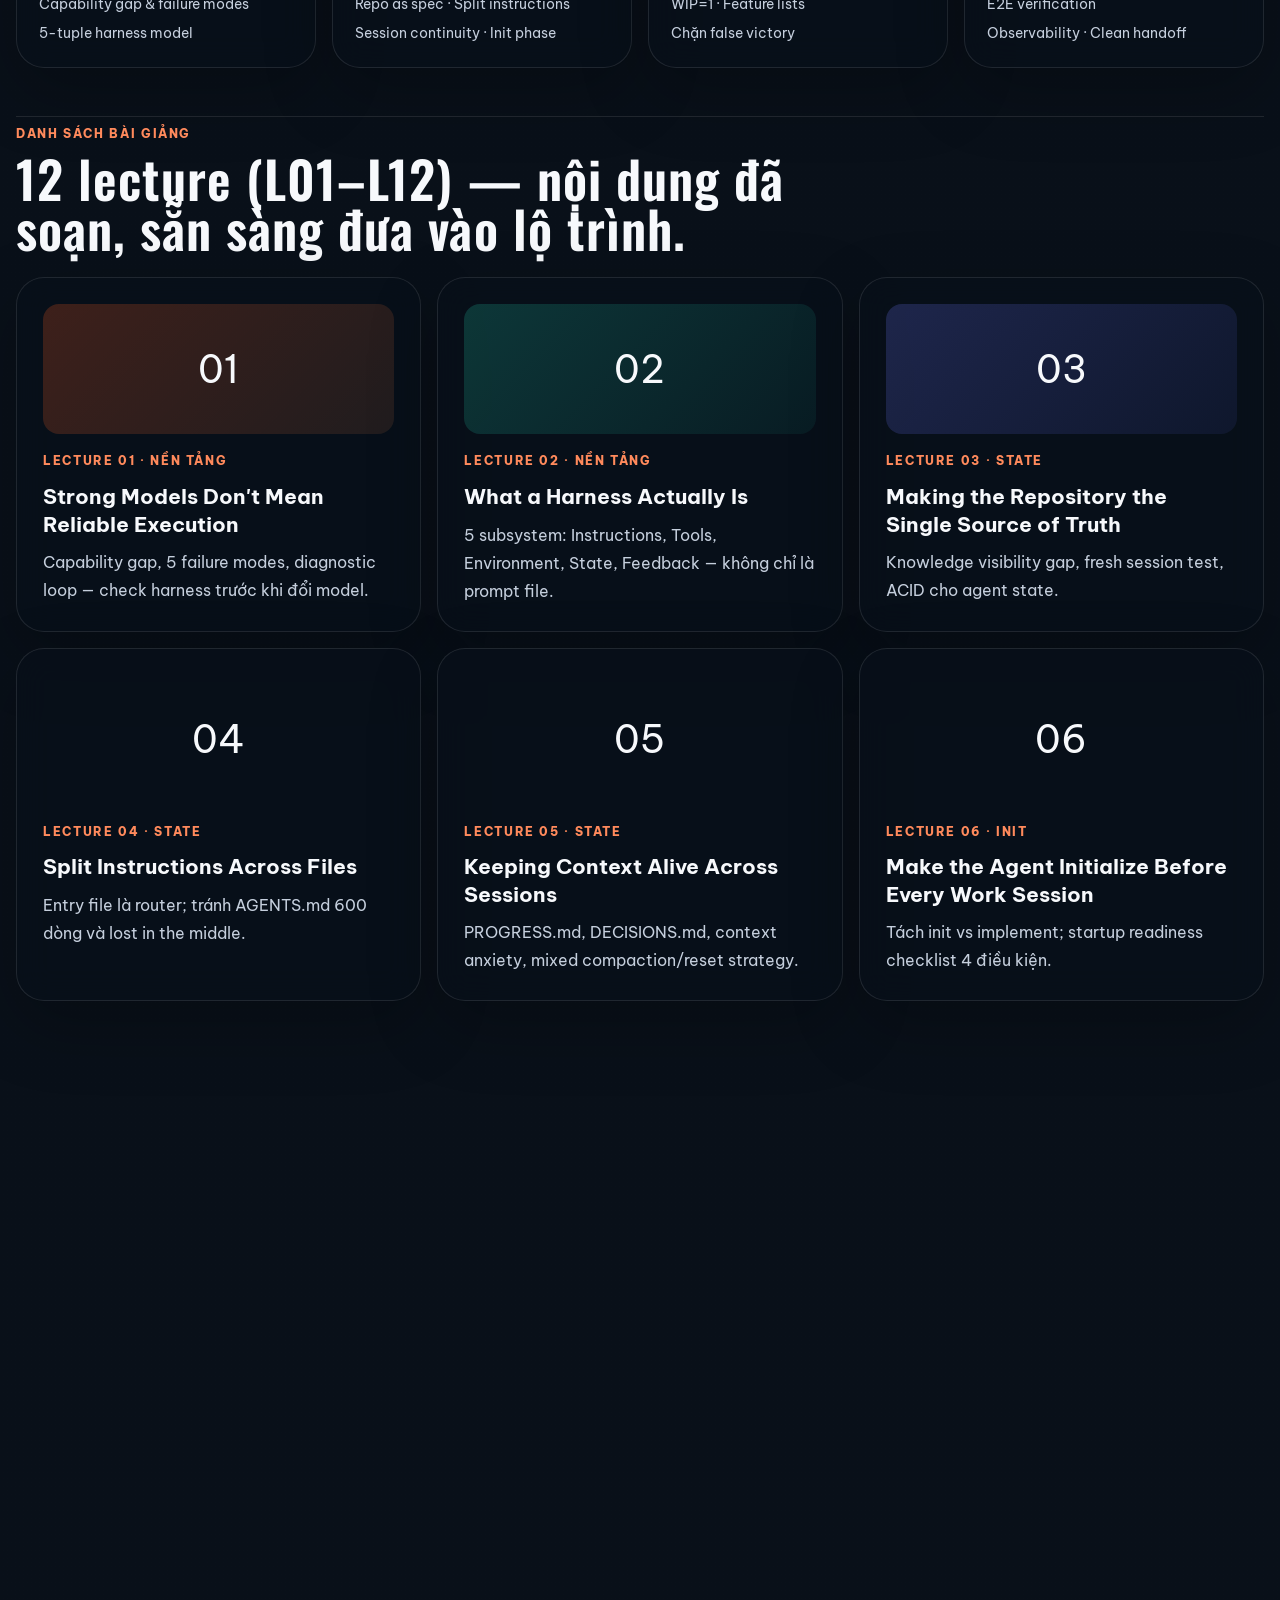
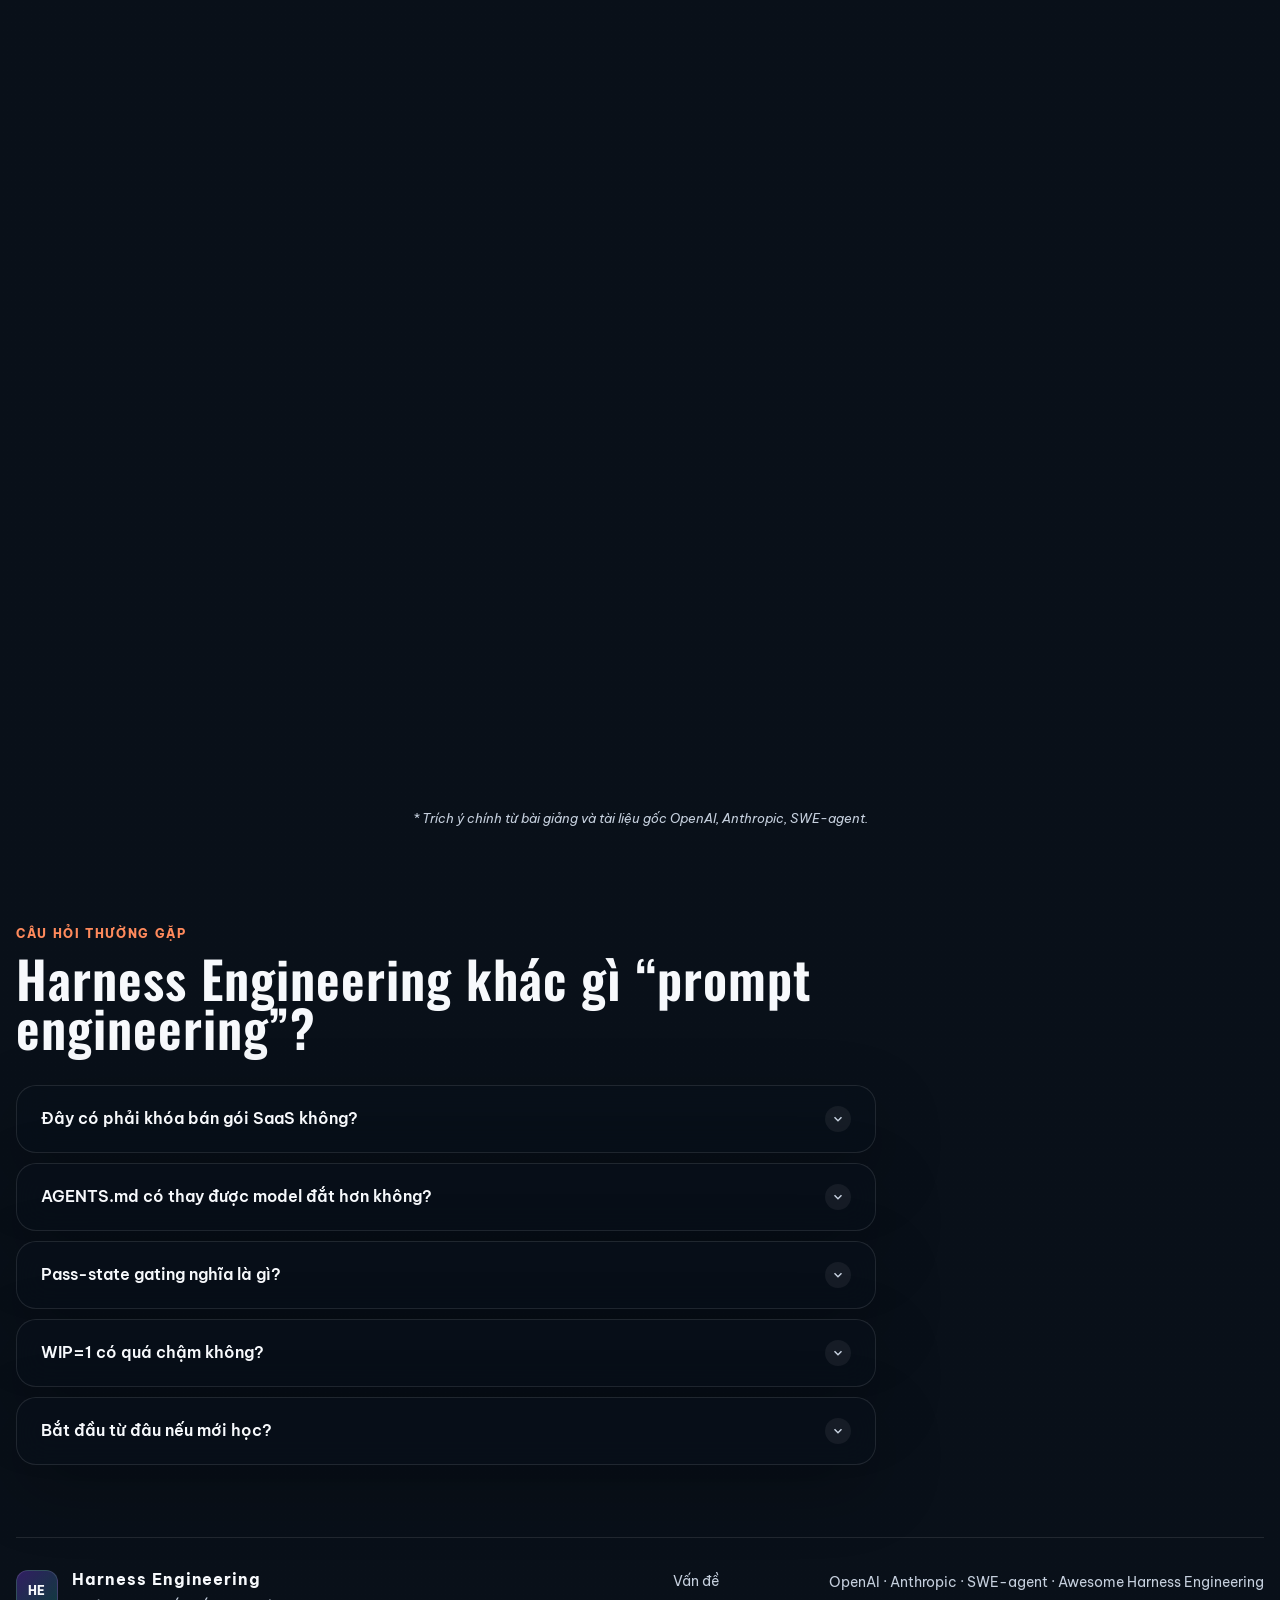
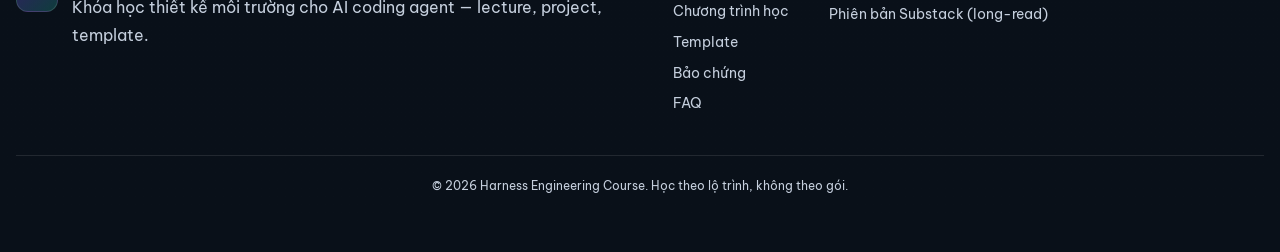
<file: HARNESS_LANDINGPAGE/index.html>
<!doctype html>
<html lang="vi">
  <head>
    <meta charset="UTF-8" />
    <meta name="viewport" content="width=device-width, initial-scale=1.0" />
    <title>Harness Engineering | Biến AI coding agent thành công cụ kỹ thuật đáng tin</title>
    <meta
      name="description"
      content="Khóa học Harness Engineering: 12 bài lecture, project thực hành và template AGENTS.md — thiết kế môi trường để Codex, Claude Code và agentic coding chạy ổn định."
    />
    <link rel="preconnect" href="https://fonts.googleapis.com" />
    <link rel="preconnect" href="https://fonts.gstatic.com" crossorigin />
    <link
      href="https://fonts.googleapis.com/css2?family=Be+Vietnam+Pro:wght@400;500;600;700;800&family=Oswald:wght@500;600;700&display=swap"
      rel="stylesheet"
    />
    <link rel="stylesheet" href="./styles.css" />
  </head>
  <body>
    <div class="background-atmosphere" aria-hidden="true"></div>
    <div class="nav-overlay" id="nav-overlay" aria-hidden="true"></div>

    <div class="page-shell">
      <header class="site-header" id="site-header">
        <a class="brand" href="#top" aria-label="Harness Engineering trang chủ">
          <span class="brand-mark" aria-hidden="true">HE</span>
          <div class="brand-copy">
            <span class="brand-name">HARNESS ENGINEERING</span>
            <span class="brand-tag">AI agent reliability course</span>
          </div>
        </a>

        <nav class="site-nav" id="site-nav" aria-label="Điều hướng chính">
          <a href="#problem">Vấn đề</a>
          <a href="#how-it-works">Vòng lặp</a>
          <a href="#solutions">Giải pháp</a>
          <a href="#architecture">5 subsystem</a>
          <a href="#curriculum">Chương trình học</a>
          <a href="#templates">Template</a>
          <a href="./article/index.html">Bài viết</a>
          <a href="#testimonials">Bảo chứng</a>
          <a href="#faq">FAQ</a>
        </nav>

        <button
          class="hamburger"
          id="hamburger"
          aria-label="Mở menu điều hướng"
          aria-expanded="false"
          aria-controls="site-nav"
        >
          <span></span>
          <span></span>
          <span></span>
        </button>

        <a class="button header-button" href="#curriculum">Bắt đầu học</a>
      </header>

      <main id="top">
        <section class="hero">
          <div class="hero-copy reveal">
            <p class="eyebrow">Kỹ thuật thiết kế môi trường cho AI coding agent</p>
            <h1>
              Model mạnh không đủ. Harness mới quyết định agent có đáng tin hay không.
            </h1>
            <p class="hero-lead">
              Khóa học tổng hợp thực hành từ OpenAI, Anthropic và cộng đồng Harness
              Engineering — dạy bạn thiết kế instructions, state, verification và
              feedback loop để Codex, Claude Code và môi trường agentic chạy ổn định
              trên repo thật.
            </p>

            <div class="hero-actions">
              <a class="button primary" href="#curriculum">Học Lecture 01</a>
              <a class="button ghost" href="#how-it-works">Xem vòng lặp harness</a>
            </div>

            <div class="hero-caption">
              <span>
                <span class="cap-icon" aria-hidden="true">
                  <svg width="14" height="14" viewBox="0 0 24 24" fill="none" stroke="currentColor" stroke-width="2.5"><polyline points="20 6 9 17 4 12"></polyline></svg>
                </span>
                12 bài lecture có cấu trúc
              </span>
              <span>
                <span class="cap-icon" aria-hidden="true">
                  <svg width="14" height="14" viewBox="0 0 24 24" fill="none" stroke="currentColor" stroke-width="2.5"><polyline points="20 6 9 17 4 12"></polyline></svg>
                </span>
                Project + template sẵn dùng
              </span>
              <span>
                <span class="cap-icon" aria-hidden="true">
                  <svg width="14" height="14" viewBox="0 0 24 24" fill="none" stroke="currentColor" stroke-width="2.5"><polyline points="20 6 9 17 4 12"></polyline></svg>
                </span>
                Khóa học — không phải gói SaaS
              </span>
            </div>
          </div>

          <div class="hero-panel reveal">
            <div class="hero-metrics">
              <article class="hero-metric">
                <strong>5</strong>
                <span>Subsystem harness cốt lõi</span>
              </article>
              <article class="hero-metric">
                <strong>64%</strong>
                <span>Tăng hiệu suất chỉ bằng thiết kế harness (SWE-agent)</span>
              </article>
              <article class="hero-metric">
                <strong>12</strong>
                <span>Bài lecture từ lý thuyết đến handoff</span>
              </article>
            </div>

            <div class="hero-trust">
              <div class="trust-chip">
                <span class="trust-kicker">Nguồn tham chiếu</span>
                <strong>OpenAI Harness Engineering · Anthropic long-running agents</strong>
              </div>
              <div class="trust-chip">
                <span class="trust-kicker">Đầu ra thực tế</span>
                <strong>AGENTS.md, feature_list.json, PROGRESS.md</strong>
              </div>
            </div>
          </div>
        </section>

        <section id="problem" class="section">
          <div class="section-heading reveal">
            <p class="eyebrow">Nỗi đau khi dùng agent không harness</p>
            <h2>
              Agent không yếu vì model — mà vì môi trường không ràng buộc, không verify
              và không giữ được state giữa các session.
            </h2>
          </div>

          <div class="problem-grid">
            <article class="problem-card reveal">
              <span class="problem-value">50–60%</span>
              <h3>Benchmark ≠ thực tế</h3>
              <p>
                SWE-bench Verified chỉ ~50–60% pass rate dù điều kiện lý tưởng. Yêu cầu
                mơ hồ, không test sẵn — tỷ lệ thành công còn thấp hơn nữa.
              </p>
            </article>

            <article class="problem-card reveal">
              <span class="problem-value">Context</span>
              <h3>Mất thread giữa session</h3>
              <p>
                Session mới không nhớ quyết định, file đã sửa, test đang pass hay fail.
                Mỗi lần mở lại tốn 15+ phút chỉ để “đoán lại” trạng thái.
              </p>
            </article>

            <article class="problem-card reveal">
              <span class="problem-value">Sớm</span>
              <h3>Tuyên bố “xong” quá sớm</h3>
              <p>
                Unit test pass, code nhìn ổn — nhưng E2E chưa chạy, migration lỗi, config
                thiếu. Agent overconfident; harness phải thay “cảm giác” bằng verify.
              </p>
            </article>

            <article class="problem-card reveal">
              <span class="problem-value">Scope</span>
              <h3>Overreach &amp; under-finish</h3>
              <p>
                Một prompt rộng → 12 file, 800 dòng, không feature nào pass E2E. Attention
                bị chia; WIP&gt;1 khiến không task nào hoàn thành đúng nghĩa.
              </p>
            </article>
          </div>
        </section>

        <section id="solutions" class="section">
          <div class="section-heading reveal">
            <p class="eyebrow">Hai lớp giải pháp</p>
            <h2>
              Harness Engineering giải quyết cả “chạy đúng ngay lúc này” và “giữ độ tin
              cậy qua nhiều session dài”.
            </h2>
          </div>

          <div class="solution-grid">
            <article class="solution-card hot reveal">
              <span class="solution-tone">Control layer</span>
              <h3>
                Ràng buộc hành vi: WIP=1, feature list, completion evidence, 3-layer
                termination check.
              </h3>
              <p>
                Agent không tự giới hạn — harness phải vẽ ranh giới task và định nghĩa
                “done” bằng lệnh chạy được. Quan trọng hơn: <strong>pass-state gating</strong>
                — agent không có quyền tự đánh dấu DONE; chỉ harness (hệ thống chạy test)
                mới được chuyển feature sang trạng thái passing.
              </p>
              <ul>
                <li>Feature list: behavior + verification command + state</li>
                <li>Pass-state gating — agent submit verify, harness quyết định done</li>
                <li>3-layer termination + E2E — không shortcut unit test</li>
              </ul>
            </article>

            <article class="solution-card warm reveal">
              <span class="solution-tone">Continuity layer</span>
              <h3>
                Repo là system of record: state persistence, init phase, observability
                và clean handoff.
              </h3>
              <p>
                Kiến thức không có trong repo = không tồn tại với agent. PROGRESS.md,
                DECISIONS.md, sprint contract và session exit checklist giữ continuity
                qua session dài.
              </p>
              <ul>
                <li>AGENTS.md ngắn — router, không phải bách khoa</li>
                <li>Initialization tách khỏi implementation</li>
                <li>Clean state 5 điều kiện trước khi kết thúc session</li>
              </ul>
            </article>
          </div>
        </section>

        <section id="how-it-works" class="section">
          <div class="section-heading reveal">
            <p class="eyebrow">Vòng lặp harness</p>
            <h2>Từ mục tiêu rõ ràng đến handoff sạch — 4 bước lặp lại mỗi session.</h2>
          </div>

          <div class="steps-grid">
            <article class="step-card reveal">
              <div class="step-num">01</div>
              <div class="step-icon" aria-hidden="true">
                <svg viewBox="0 0 24 24" fill="none" stroke="currentColor" stroke-width="2"><path d="M14 2H6a2 2 0 0 0-2 2v16a2 2 0 0 0 2 2h12a2 2 0 0 0 2-2V8z"/><polyline points="14 2 14 8 20 8"/></svg>
              </div>
              <h3>Clear objective</h3>
              <p>
                Định nghĩa task trong AGENTS.md, đọc feature list, chạy init.sh — session
                bắt đầu từ trạng thái đã biết, không đoán mò.
              </p>
            </article>

            <article class="step-card reveal">
              <div class="step-num">02</div>
              <div class="step-icon" aria-hidden="true">
                <svg viewBox="0 0 24 24" fill="none" stroke="currentColor" stroke-width="2"><polygon points="13 2 3 14 12 14 11 22 21 10 12 10 13 2"/></svg>
              </div>
              <h3>Run task</h3>
              <p>
                Agent thực thi một feature active (WIP=1). Code, test, commit theo từng
                đơn vị nguyên tử — không ôm nhiều việc cùng lúc.
              </p>
            </article>

            <article class="step-card reveal">
              <div class="step-num">03</div>
              <div class="step-icon" aria-hidden="true">
                <svg viewBox="0 0 24 24" fill="none" stroke="currentColor" stroke-width="2"><path d="M22 11.08V12a10 10 0 1 1-5.93-9.14"/><polyline points="22 4 12 14.01 9 11.01"/></svg>
              </div>
              <h3>Verify &amp; QA</h3>
              <p>
                Harness chạy lint, test, E2E — không tin lời agent. Pass-state gating:
                chỉ khi verification command pass thì harness mới unlock trạng thái
                passing; agent không tự tick done.
              </p>
            </article>

            <article class="step-card reveal">
              <div class="step-num">04</div>
              <div class="step-icon" aria-hidden="true">
                <svg viewBox="0 0 24 24" fill="none" stroke="currentColor" stroke-width="2"><path d="M17 3a2.85 2.83 0 1 1 4 4L7.5 20.5 2 22l1.5-5.5Z"/></svg>
              </div>
              <h3>Handoff sạch</h3>
              <p>
                Cập nhật PROGRESS.md, dọn artifact tạm, đảm bảo build + test pass. Session
                sau đọc repo là tiếp tục được — không mất 30–50% thời gian chẩn đoán lại.
              </p>
            </article>
          </div>
        </section>

        <section id="architecture" class="section">
          <div class="section-heading reveal">
            <p class="eyebrow">5 subsystem harness</p>
            <h2>
              Harness = mọi thứ ngoài model weights. Thiếu một subsystem là trải nghiệm
              agent sẽ luôn “khó dùng”.
            </h2>
          </div>

          <div class="architecture-grid">
            <article class="feature-module reveal">
              <span class="module-tag">01 Instructions</span>
              <h3>AGENTS.md / CLAUDE.md — entry router</h3>
              <p>Overview, lệnh chạy, hard constraints, link tới topic docs. ~50–200 dòng.</p>
              <ul>
                <li>Repo IS the spec</li>
                <li>Tách file — tránh lost in the middle</li>
                <li>Fresh session test</li>
              </ul>
            </article>

            <article class="feature-module reveal">
              <span class="module-tag">02 Tools</span>
              <h3>Shell, file, test — least privilege</h3>
              <p>Agent cần hành động được; không có tools thì chỉ là chatbot.</p>
              <ul>
                <li>Cursor, Claude Code, Codex patterns</li>
                <li>Không tắt shell hoàn toàn</li>
                <li>Tool output là input quan trọng</li>
              </ul>
            </article>

            <article class="feature-module reveal">
              <span class="module-tag">03 Environment</span>
              <h3>Reproducible runtime</h3>
              <p>pyproject.toml, devcontainer, Makefile — môi trường tự mô tả.</p>
              <ul>
                <li>make setup / make test / make check</li>
                <li>Init phase riêng — không trộn implement</li>
                <li>Template &gt; empty directory</li>
              </ul>
            </article>

            <article class="feature-module reveal">
              <span class="module-tag">04 State</span>
              <h3>Continuity qua session</h3>
              <p>PROGRESS.md, DECISIONS.md, git commits như checkpoint miễn phí.</p>
              <ul>
                <li>Rebuild cost: 15 phút → ~3 phút</li>
                <li>Context anxiety &amp; compaction</li>
                <li>ACID cho agent state</li>
              </ul>
            </article>

            <article class="feature-module wide reveal">
              <span class="module-tag">05 Feedback — ROI cao nhất</span>
              <h3>
                Verification commands trong AGENTS.md: pytest, mypy, ruff, E2E — feedback
                subsystem thường đầu tư ít, hiệu quả lớn nhất.
              </h3>
              <p>
                Observability (runtime + process), sprint contract, evaluator rubric, review
                feedback promotion — harness tự mạnh dần theo từng session.
              </p>
              <ul>
                <li>3-layer termination: lint → behavior → system E2E</li>
                <li>Error message viết cho agent — có bước sửa cụ thể</li>
                <li>Clean state 5 điều kiện khi exit session</li>
              </ul>
            </article>
          </div>
        </section>

        <section id="benefits" class="section">
          <div class="section-heading reveal">
            <p class="eyebrow">Giá trị định lượng</p>
            <h2>Harness không làm model “thông minh hơn” — nó khai thác hết capability đã có.</h2>
          </div>

          <div class="benefit-grid">
            <article class="benefit-card reveal">
              <span class="benefit-value">37%</span>
              <h3>Completion cao hơn</h3>
              <p>WIP=1 và scope rõ so với prompt rộng — completion rate tăng đáng kể trên cùng model.</p>
            </article>

            <article class="benefit-card reveal">
              <span class="benefit-value">78%</span>
              <h3>Ít rebuild hơn</h3>
              <p>State persistence giảm thời gian session mới phải “đoán lại” từ ~15 phút xuống ~3 phút.</p>
            </article>

            <article class="benefit-card reveal">
              <span class="benefit-value">5/5</span>
              <h3>Reliability leap</h3>
              <p>Cùng model Opus 4.5: bare run game không chạy vs harnessed 6h — game playable hoàn toàn.</p>
            </article>
          </div>
        </section>

        <section class="stats-section">
          <div class="stats-inner">
            <div class="stat-item reveal">
              <span class="stat-value" data-target="64" data-suffix="%">0%</span>
              <p>tăng hiệu suất chỉ bằng thiết kế harness — không đổi model (SWE-agent)</p>
            </div>
            <div class="stat-item reveal">
              <span class="stat-value" data-target="37" data-suffix="%">0%</span>
              <p>completion cao hơn với WIP=1 so với prompt rộng (Anthropic)</p>
            </div>
            <div class="stat-item reveal">
              <span class="stat-value" data-target="31" data-suffix="%">0%</span>
              <p>feature completion cao hơn khi tách init phase (Anthropic)</p>
            </div>
            <div class="stat-item reveal">
              <span
                class="stat-value"
                data-target="60"
                data-suffix="–80%"
                data-decimals="0"
                >0</span
              >
              <p>giảm thời gian chẩn đoán đầu session khi có PROGRESS.md</p>
            </div>
          </div>
        </section>

        <section id="curriculum" class="section">
          <div class="section-heading reveal">
            <p class="eyebrow">Chương trình học</p>
            <h2>
              Mười hai bài lecture, project thực hành và bộ template — học theo lộ trình,
              không theo gói dịch vụ.
            </h2>
          </div>

          <div class="curriculum-grid">
            <article class="pricing-card reveal">
              <span class="plan-tier">Lectures</span>
              <h3>12 bài lý thuyết</h3>
              <p>
                Từ “model mạnh vẫn fail” đến observability và clean handoff. Mỗi bài ~10
                slide: Problem → Concepts → How-to → Case study.
              </p>
              <ul>
                <li>L01–02: Harness fundamentals</li>
                <li>L03–06: Repo, context, initialization</li>
                <li>L07–12: Control, verify, observe, handoff</li>
              </ul>
              <a class="pricing-cta" href="#curriculum-lectures">Xem 12 bài lecture</a>
            </article>

            <article class="pricing-card featured reveal">
              <span class="plan-badge">Bắt đầu tại đây</span>
              <span class="plan-tier">Projects</span>
              <h3>Thực hành trên repo thật</h3>
              <p>
                So sánh prompt-only vs rules-first. Đo verification gap, rebuild cost và
                VCR khi có/không có harness.
              </p>
              <ul>
                <li>Project 01: Baseline vs Minimal Harness</li>
                <li>Project 02: Agent-readable workspace</li>
                <li>Project 04–05: Scope control &amp; self-verify</li>
              </ul>
              <a class="pricing-cta" href="#how-it-works">Làm Project 01</a>
            </article>

            <article class="pricing-card driver reveal">
              <span class="plan-tier">Templates</span>
              <h3>Resource library</h3>
              <p>
                Copy-ready vào repo của bạn — không cần viết harness từ đầu.
              </p>
              <ul>
                <li>AGENTS.md / CLAUDE.md mẫu</li>
                <li>feature_list.json schema</li>
                <li>PROGRESS.md + DECISIONS.md + init.sh</li>
              </ul>
              <a class="pricing-cta" href="#templates">Tải template pack</a>
            </article>
          </div>

          <div id="templates" class="template-pack reveal">
            <div class="section-heading template-pack-heading">
              <p class="eyebrow">Resource library</p>
              <h2>Copy vào repo — một click tải từng file.</h2>
            </div>
            <p class="template-pack-lead">
              Bộ tối thiểu theo Lecture L07–L08 (feature list, pass-state gating) và L12
              (PROGRESS handoff). Xem hướng dẫn trong
              <a href="./templates/README.md">templates/README.md</a>.
            </p>
            <div class="template-download-grid">
              <a class="template-file-card" href="./templates/AGENTS.md" download>
                <strong>AGENTS.md</strong>
                <span>Entry router · WIP=1 · definition of done</span>
              </a>
              <a class="template-file-card" href="./templates/CLAUDE.md" download>
                <strong>CLAUDE.md</strong>
                <span>Claude Code entry · trỏ về AGENTS.md</span>
              </a>
              <a class="template-file-card" href="./templates/feature_list.json" download>
                <strong>feature_list.json</strong>
                <span>Behavior + verification + state schema</span>
              </a>
              <a class="template-file-card" href="./templates/PROGRESS.md" download>
                <strong>PROGRESS.md</strong>
                <span>Session handoff · rebuild cost thấp</span>
              </a>
              <a class="template-file-card" href="./templates/DECISIONS.md" download>
                <strong>DECISIONS.md</strong>
                <span>Design rationale log</span>
              </a>
              <a class="template-file-card" href="./templates/init.sh" download>
                <strong>init.sh</strong>
                <span>Session startup script</span>
              </a>
            </div>
          </div>

          <div class="phases-grid">
            <article class="phase-card reveal">
              <div class="phase-num">01</div>
              <h3>Nền tảng</h3>
              <p>L01–L02</p>
              <ul>
                <li>Capability gap &amp; failure modes</li>
                <li>5-tuple harness model</li>
              </ul>
            </article>
            <article class="phase-card reveal">
              <div class="phase-num">02</div>
              <h3>State &amp; repo</h3>
              <p>L03–L06</p>
              <ul>
                <li>Repo as spec · Split instructions</li>
                <li>Session continuity · Init phase</li>
              </ul>
            </article>
            <article class="phase-card reveal">
              <div class="phase-num">03</div>
              <h3>Kiểm soát scope</h3>
              <p>L07–L09</p>
              <ul>
                <li>WIP=1 · Feature lists</li>
                <li>Chặn false victory</li>
              </ul>
            </article>
            <article class="phase-card reveal">
              <div class="phase-num">04</div>
              <h3>Vận hành</h3>
              <p>L10–L12</p>
              <ul>
                <li>E2E verification</li>
                <li>Observability · Clean handoff</li>
              </ul>
            </article>
          </div>
          <div id="curriculum-lectures" class="curriculum-lectures">
            <div class="section-heading reveal">
              <p class="eyebrow">Danh sách bài giảng</p>
              <h2>12 lecture (L01–L12) — nội dung đã soạn, sẵn sàng đưa vào lộ trình.</h2>
            </div>

          <div class="blog-grid">
            <article class="blog-card reveal">
              <div class="blog-thumb" aria-hidden="true">01</div>
              <span class="blog-meta">Lecture 01 · Nền tảng</span>
              <h3>Strong Models Don't Mean Reliable Execution</h3>
              <p>Capability gap, 5 failure modes, diagnostic loop — check harness trước khi đổi model.</p>
            </article>

            <article class="blog-card reveal">
              <div class="blog-thumb" aria-hidden="true">02</div>
              <span class="blog-meta">Lecture 02 · Nền tảng</span>
              <h3>What a Harness Actually Is</h3>
              <p>5 subsystem: Instructions, Tools, Environment, State, Feedback — không chỉ là prompt file.</p>
            </article>

            <article class="blog-card reveal">
              <div class="blog-thumb" aria-hidden="true">03</div>
              <span class="blog-meta">Lecture 03 · State</span>
              <h3>Making the Repository the Single Source of Truth</h3>
              <p>Knowledge visibility gap, fresh session test, ACID cho agent state.</p>
            </article>

            <article class="blog-card reveal">
              <div class="blog-thumb" aria-hidden="true">04</div>
              <span class="blog-meta">Lecture 04 · State</span>
              <h3>Split Instructions Across Files</h3>
              <p>Entry file là router; tránh AGENTS.md 600 dòng và lost in the middle.</p>
            </article>

            <article class="blog-card reveal">
              <div class="blog-thumb" aria-hidden="true">05</div>
              <span class="blog-meta">Lecture 05 · State</span>
              <h3>Keeping Context Alive Across Sessions</h3>
              <p>PROGRESS.md, DECISIONS.md, context anxiety, mixed compaction/reset strategy.</p>
            </article>

            <article class="blog-card reveal">
              <div class="blog-thumb" aria-hidden="true">06</div>
              <span class="blog-meta">Lecture 06 · Init</span>
              <h3>Make the Agent Initialize Before Every Work Session</h3>
              <p>Tách init vs implement; startup readiness checklist 4 điều kiện.</p>
            </article>

            <article class="blog-card reveal">
              <div class="blog-thumb" aria-hidden="true">07</div>
              <span class="blog-meta">Lecture 07 · Control</span>
              <h3>Draw Clear Task Boundaries for Agents</h3>
              <p>WIP=1, completion evidence, VCR — overreach và under-finish là hai mặt một đồng xu.</p>
            </article>

            <article class="blog-card reveal">
              <div class="blog-thumb" aria-hidden="true">08</div>
              <span class="blog-meta">Lecture 08 · Control</span>
              <h3>Use Feature Lists to Constrain What the Agent Does</h3>
              <p>Triple structure, pass-state gating, granularity “completable in one session”.</p>
            </article>

            <article class="blog-card reveal">
              <div class="blog-thumb" aria-hidden="true">09</div>
              <span class="blog-meta">Lecture 09 · Control</span>
              <h3>Preventing Agents from Declaring Victory Too Early</h3>
              <p>3-layer termination, tách worker/checker, error message cho agent.</p>
            </article>

            <article class="blog-card reveal">
              <div class="blog-thumb" aria-hidden="true">10</div>
              <span class="blog-meta">Lecture 10 · Verify</span>
              <h3>Only a Full Pipeline Run Counts as Real Verification</h3>
              <p>Component boundary defects, E2E as forcing function, review feedback promotion.</p>
            </article>

            <article class="blog-card reveal">
              <div class="blog-thumb" aria-hidden="true">11</div>
              <span class="blog-meta">Lecture 11 · Observe</span>
              <h3>Making the Agent's Runtime Observable</h3>
              <p>Sprint contract, evaluator rubric, runtime + process observability.</p>
            </article>

            <article class="blog-card reveal">
              <div class="blog-thumb" aria-hidden="true">12</div>
              <span class="blog-meta">Lecture 12 · Handoff</span>
              <h3>Leave a Clean Handoff at the End of Every Session</h3>
              <p>Clean state 5 điều kiện, entropy/coffee cup effect, dual-mode cleanup.</p>
            </article>
          </div>
          </div>
        </section>

        <section id="testimonials" class="section">
          <div class="section-heading reveal">
            <p class="eyebrow">Bảo chứng từ nghiên cứu</p>
            <h2>
              Harness không phải ý kiến cá nhân — OpenAI, Anthropic và SWE-agent đều chỉ ra
              cùng một kết luận.
            </h2>
          </div>

          <div class="testimonial-grid">
            <article class="testimonial-card reveal">
              <div class="testimonial-stars" aria-hidden="true">SWE-agent</div>
              <p class="testimonial-quote">
                “Chỉ thay đổi thiết kế môi trường làm việc (Harness), hiệu suất của mô hình
                tăng tới 64% — không cần nâng cấp model.”
              </p>
              <div class="testimonial-author">
                <div class="testimonial-avatar" aria-hidden="true">64</div>
                <div>
                  <strong>SWE-agent</strong>
                  <span>Agent-Computer Interface research</span>
                </div>
              </div>
            </article>

            <article class="testimonial-card reveal">
              <div class="testimonial-stars" aria-hidden="true">Anthropic</div>
              <p class="testimonial-quote">
                “Tách biệt giai đoạn Initialization giúp tỷ lệ hoàn thành tính năng tăng 31%
                trong các phiên làm việc dài.”
              </p>
              <div class="testimonial-author">
                <div class="testimonial-avatar" aria-hidden="true">AN</div>
                <div>
                  <strong>Anthropic</strong>
                  <span>Effective harnesses for long-running agents</span>
                </div>
              </div>
            </article>

            <article class="testimonial-card reveal">
              <div class="testimonial-stars" aria-hidden="true">OpenAI</div>
              <p class="testimonial-quote">
                “Khung kiểm soát (Harness) không làm mô hình thông minh hơn — nó đảm bảo
                khả năng của mô hình được hiện thực hóa thay vì lãng phí vào việc đoán mò.”
              </p>
              <div class="testimonial-author">
                <div class="testimonial-avatar" aria-hidden="true">OA</div>
                <div>
                  <strong>OpenAI Codex</strong>
                  <span>Harness engineering in an agent-first world</span>
                </div>
              </div>
            </article>
          </div>
          <p class="testimonial-note">
            * Trích ý chính từ bài giảng và tài liệu gốc OpenAI, Anthropic, SWE-agent.
          </p>
        </section>

        <section id="faq" class="section">
          <div class="section-heading reveal">
            <p class="eyebrow">Câu hỏi thường gặp</p>
            <h2>Harness Engineering khác gì “prompt engineering”?</h2>
          </div>

          <div class="faq-list">
            <details class="faq-item reveal">
              <summary class="faq-question">
                Đây có phải khóa bán gói SaaS không?
                <span class="faq-chevron" aria-hidden="true"><svg viewBox="0 0 24 24" fill="none" stroke="currentColor" stroke-width="2.5"><polyline points="6 9 12 15 18 9"/></svg></span>
              </summary>
              <div class="faq-answer">
                <p>
                  Không. Đây là khóa học kỹ thuật: lecture, project và template. Phần
                  “Chương trình học” mô tả lộ trình nội dung — không phải bảng giá
                  subscription.
                </p>
              </div>
            </details>

            <details class="faq-item reveal">
              <summary class="faq-question">
                AGENTS.md có thay được model đắt hơn không?
                <span class="faq-chevron" aria-hidden="true"><svg viewBox="0 0 24 24" fill="none" stroke="currentColor" stroke-width="2.5"><polyline points="6 9 12 15 18 9"/></svg></span>
              </summary>
              <div class="faq-answer">
                <p>
                  Nhiều case: có. Cùng model, thêm AGENTS.md + verification commands có thể
                  tăng success rate từ ~20% lên 80%+. Đổi model là option đắt nhất — check
                  harness trước.
                </p>
              </div>
            </details>

            <details class="faq-item reveal">
              <summary class="faq-question">
                Pass-state gating nghĩa là gì?
                <span class="faq-chevron" aria-hidden="true"><svg viewBox="0 0 24 24" fill="none" stroke="currentColor" stroke-width="2.5"><polyline points="6 9 12 15 18 9"/></svg></span>
              </summary>
              <div class="faq-answer">
                <p>
                  Agent không được tự đổi state feature sang “passing”. Agent chỉ submit
                  verification request; harness chạy lệnh test và mới quyết định done. Đây
                  là cơ chế chặn false victory — không tin lời “đã xong” của model.
                </p>
              </div>
            </details>

            <details class="faq-item reveal">
              <summary class="faq-question">
                WIP=1 có quá chậm không?
                <span class="faq-chevron" aria-hidden="true"><svg viewBox="0 0 24 24" fill="none" stroke="currentColor" stroke-width="2.5"><polyline points="6 9 12 15 18 9"/></svg></span>
              </summary>
              <div class="faq-answer">
                <p>
                  Ngược lại: ít code hơn nhưng nhiều feature pass E2E hơn. Case 8 features:
                  WIP=1 đạt 87.5% completion vs 37.5% khi agent ôm 5 feature cùng lúc.
                </p>
              </div>
            </details>

            <details class="faq-item reveal">
              <summary class="faq-question">
                Bắt đầu từ đâu nếu mới học?
                <span class="faq-chevron" aria-hidden="true"><svg viewBox="0 0 24 24" fill="none" stroke="currentColor" stroke-width="2.5"><polyline points="6 9 12 15 18 9"/></svg></span>
              </summary>
              <div class="faq-answer">
                <p>
                  Lecture 01 → Lecture 02 → Project 01. Song song: đặt AGENTS.md vào repo
                  root, thêm make test / make check, rồi chạy fresh session test.
                </p>
              </div>
            </details>
          </div>
        </section>

      </main>

      <footer class="site-footer">
        <div class="footer-brand">
          <span class="brand-mark" aria-hidden="true">HE</span>
          <div>
            <h3>Harness Engineering</h3>
            <p>Khóa học thiết kế môi trường cho AI coding agent — lecture, project, template.</p>
          </div>
        </div>

        <nav class="footer-links" aria-label="Điều hướng footer">
          <a href="#problem">Vấn đề</a>
          <a href="#curriculum">Chương trình học</a>
          <a href="#templates">Template</a>
          <a href="#testimonials">Bảo chứng</a>
          <a href="#faq">FAQ</a>
        </nav>

        <div class="footer-meta">
          <span>OpenAI · Anthropic · SWE-agent · Awesome Harness Engineering</span>
          <a href="./article/index.html">Phiên bản Substack (long-read)</a>
        </div>

        <p class="footer-copy">© 2026 Harness Engineering Course. Học theo lộ trình, không theo gói.</p>
      </footer>
    </div>

    <script src="./main.js"></script>
  </body>
</html>
</file>
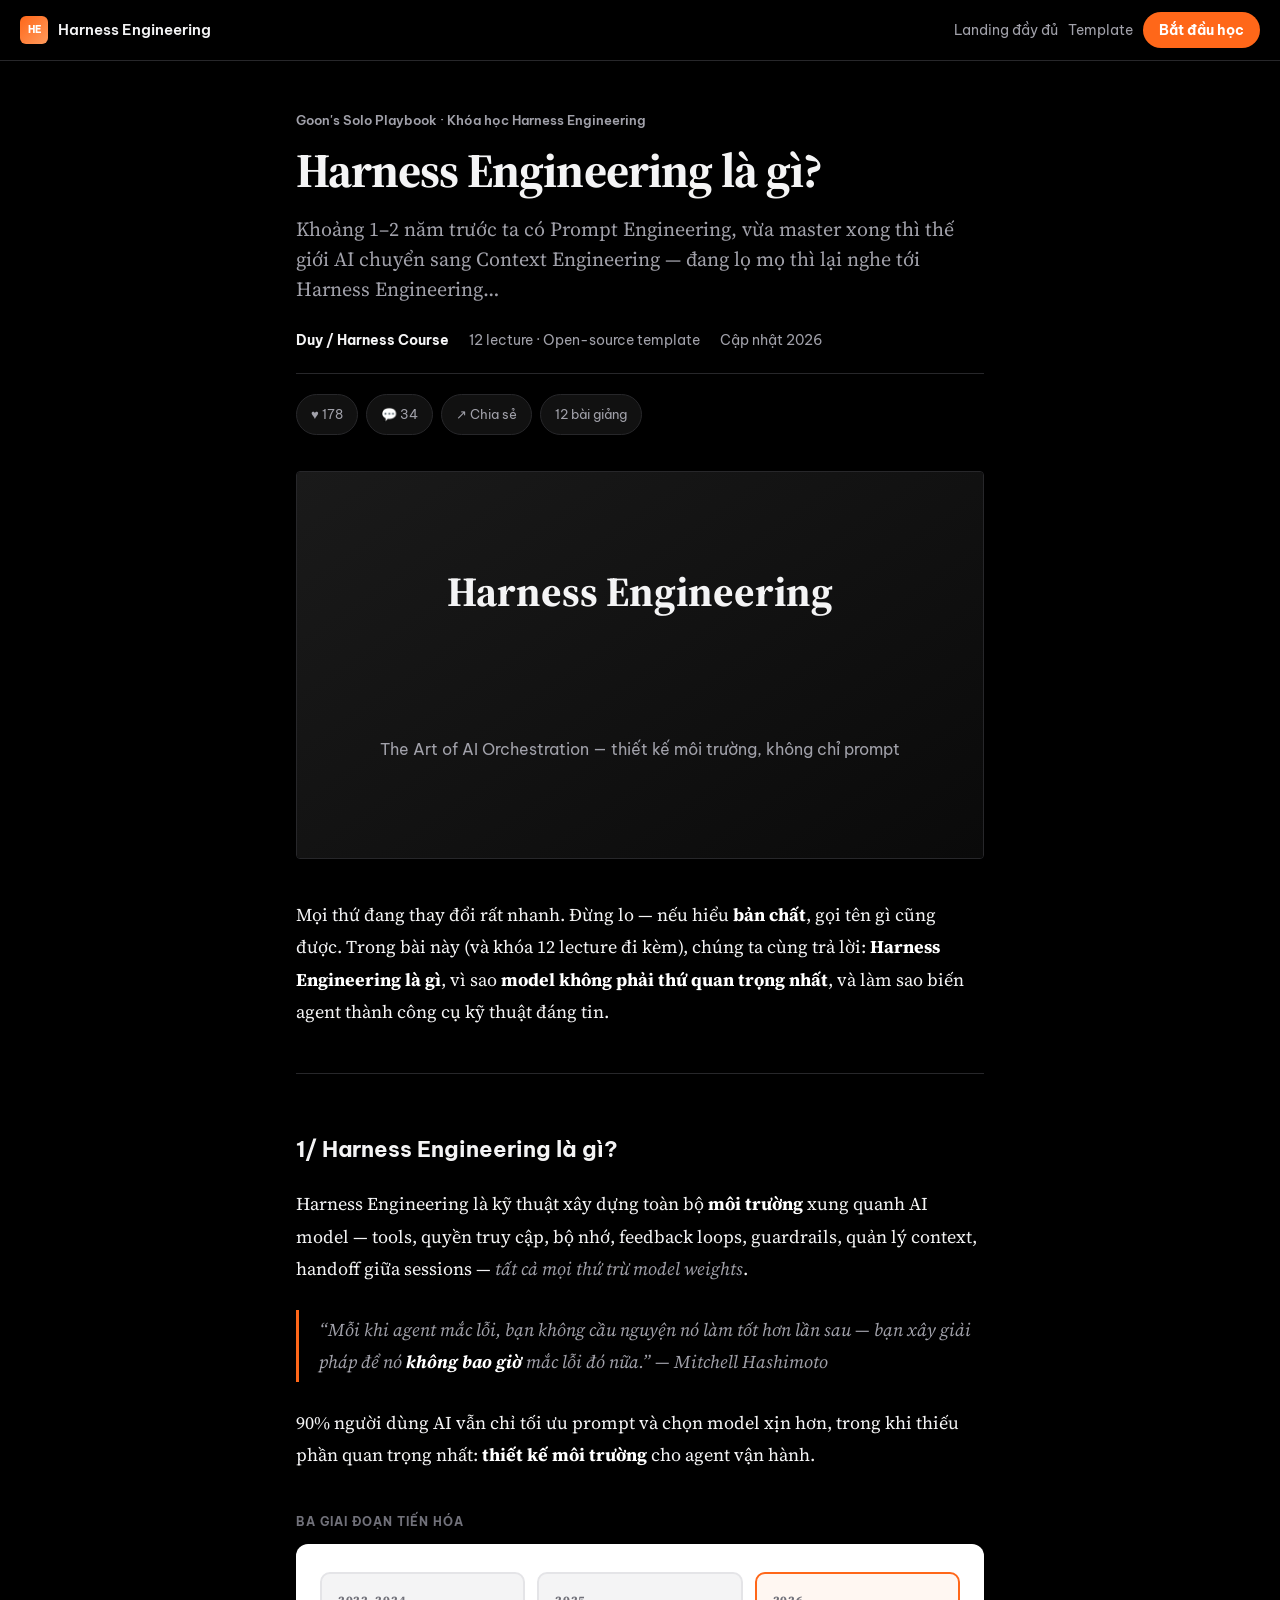
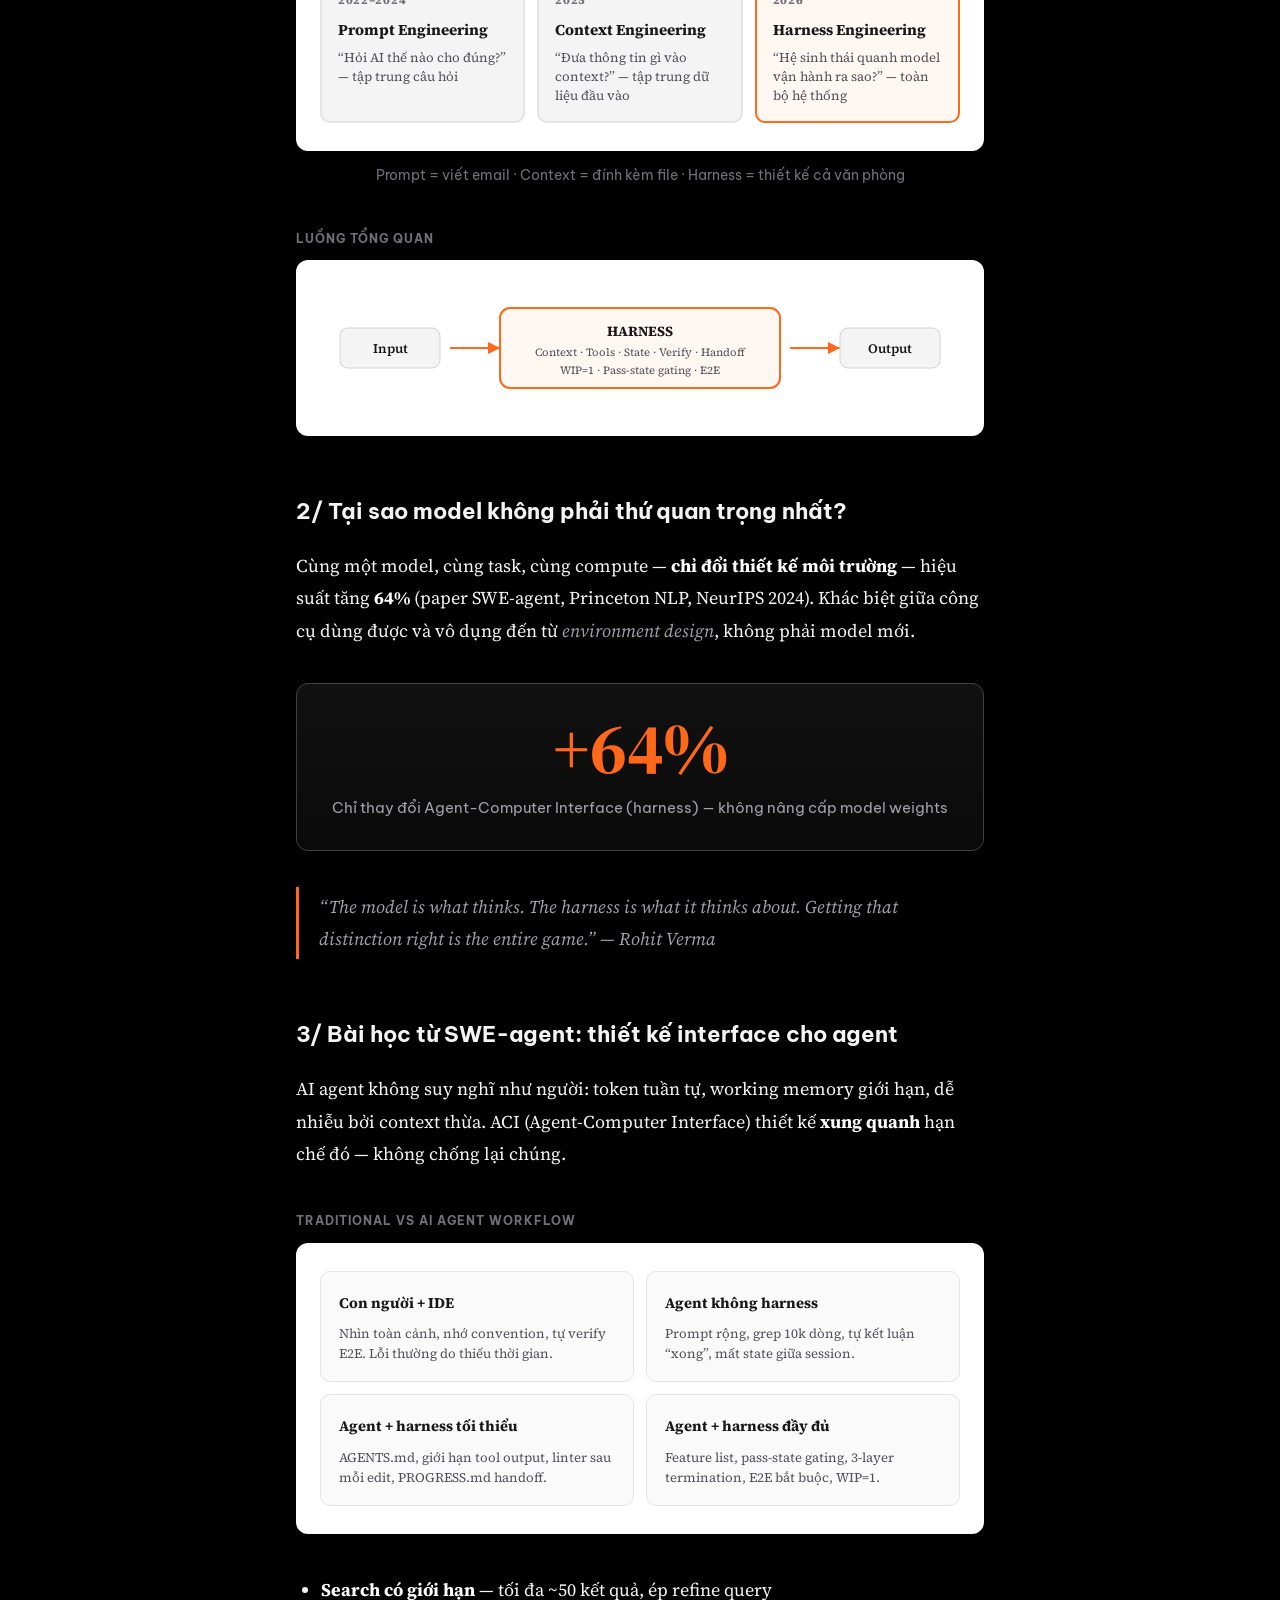
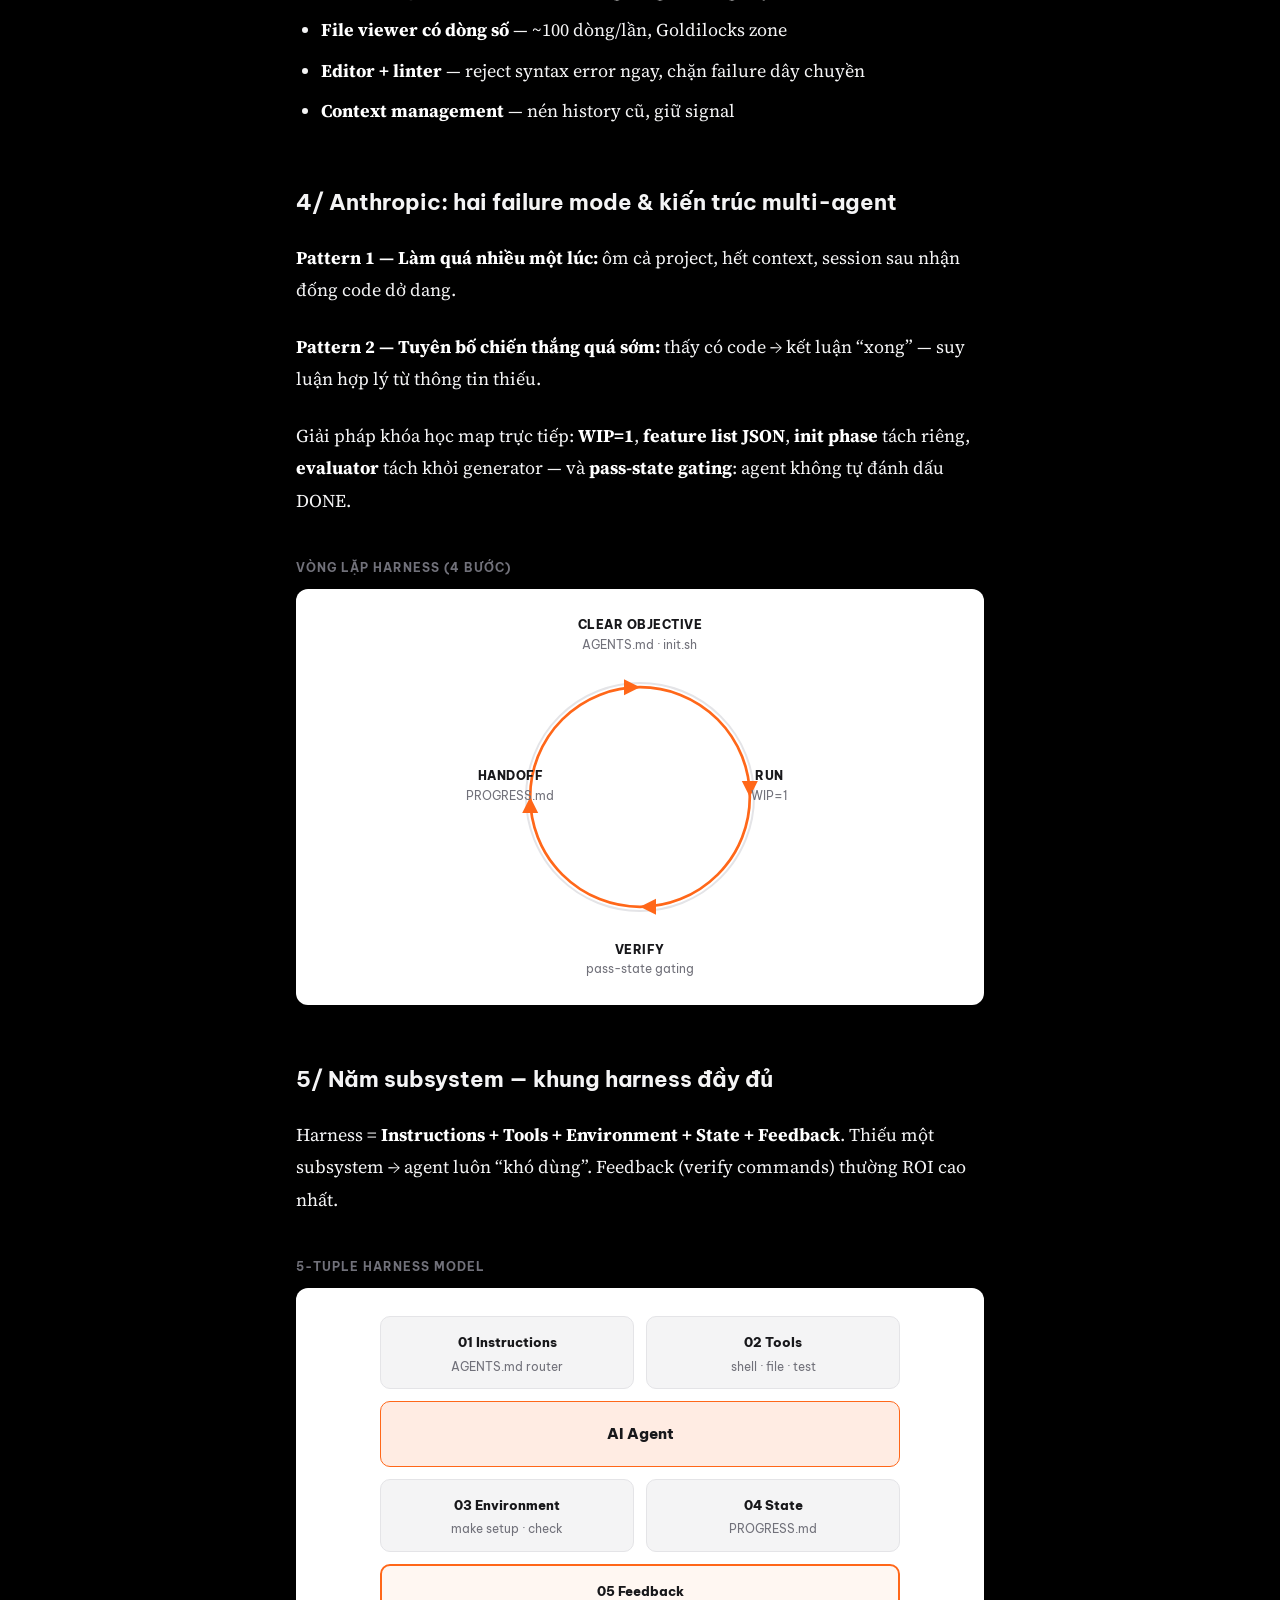
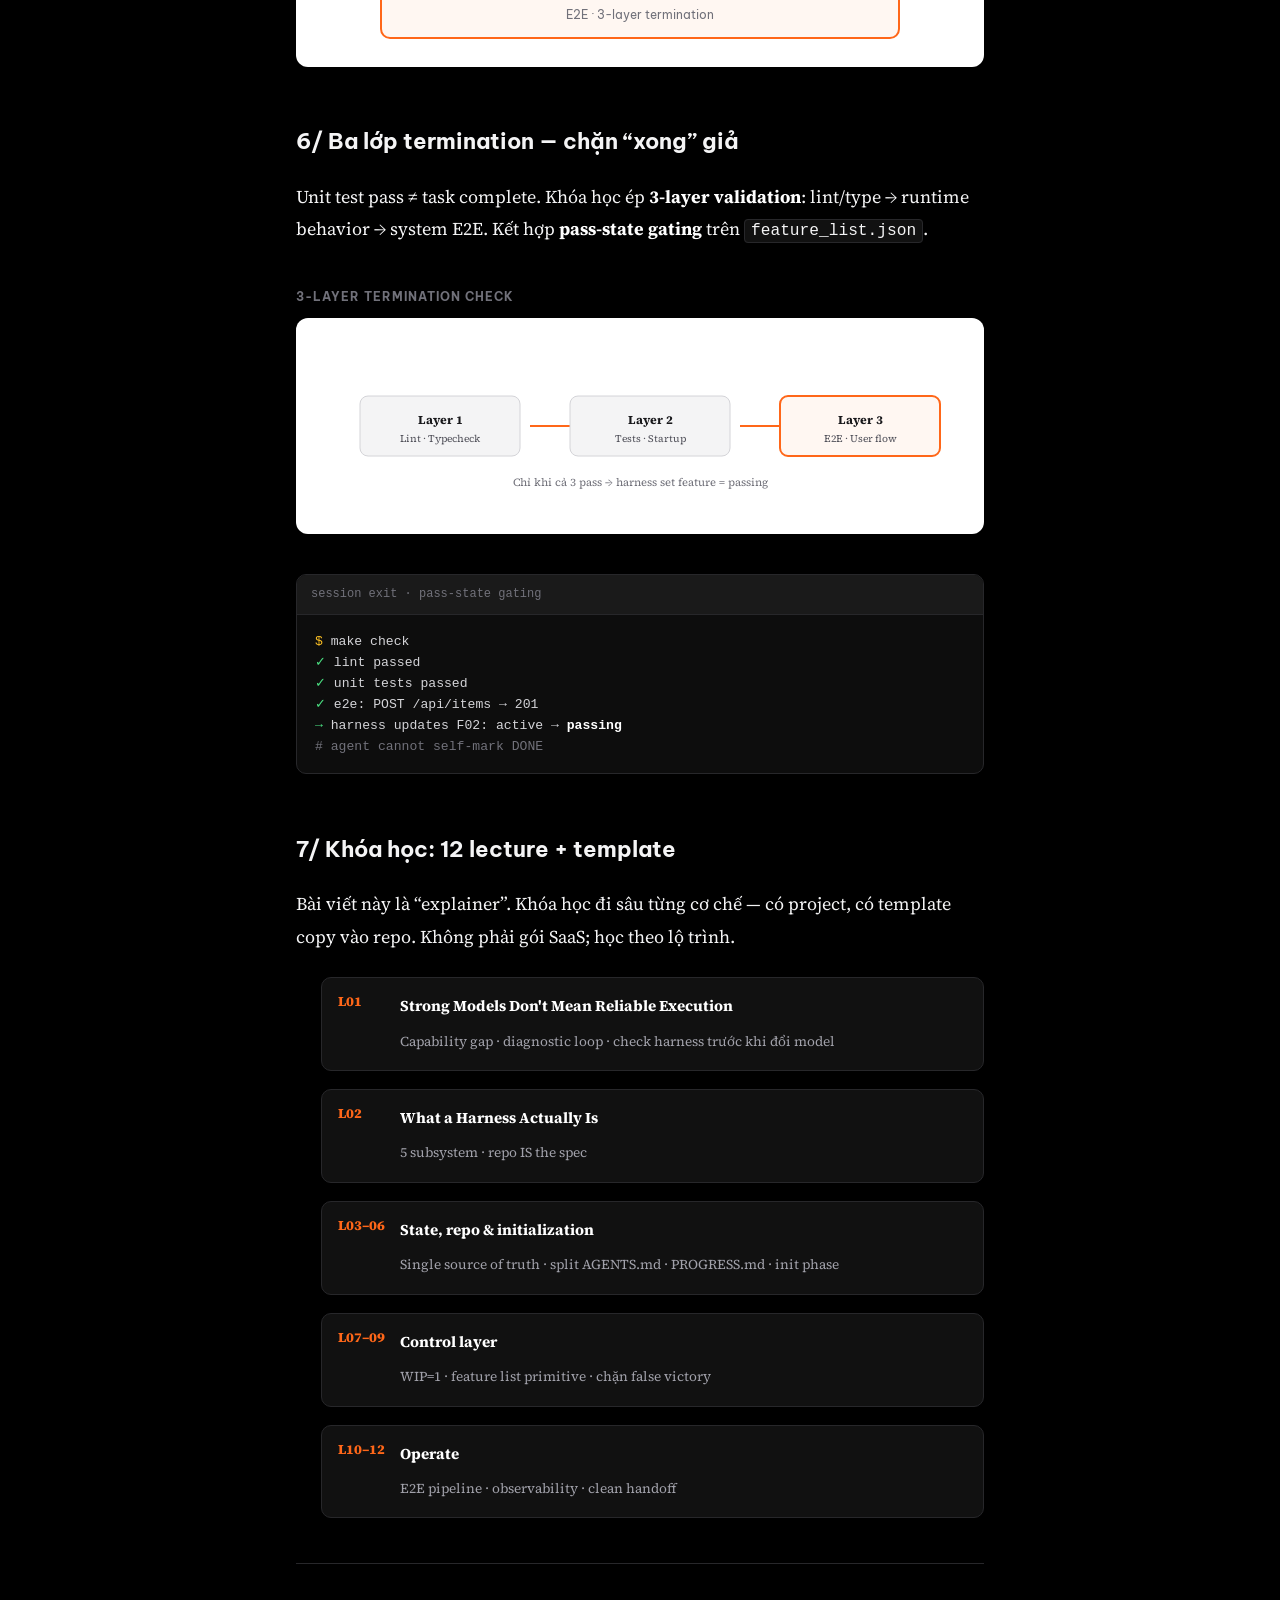
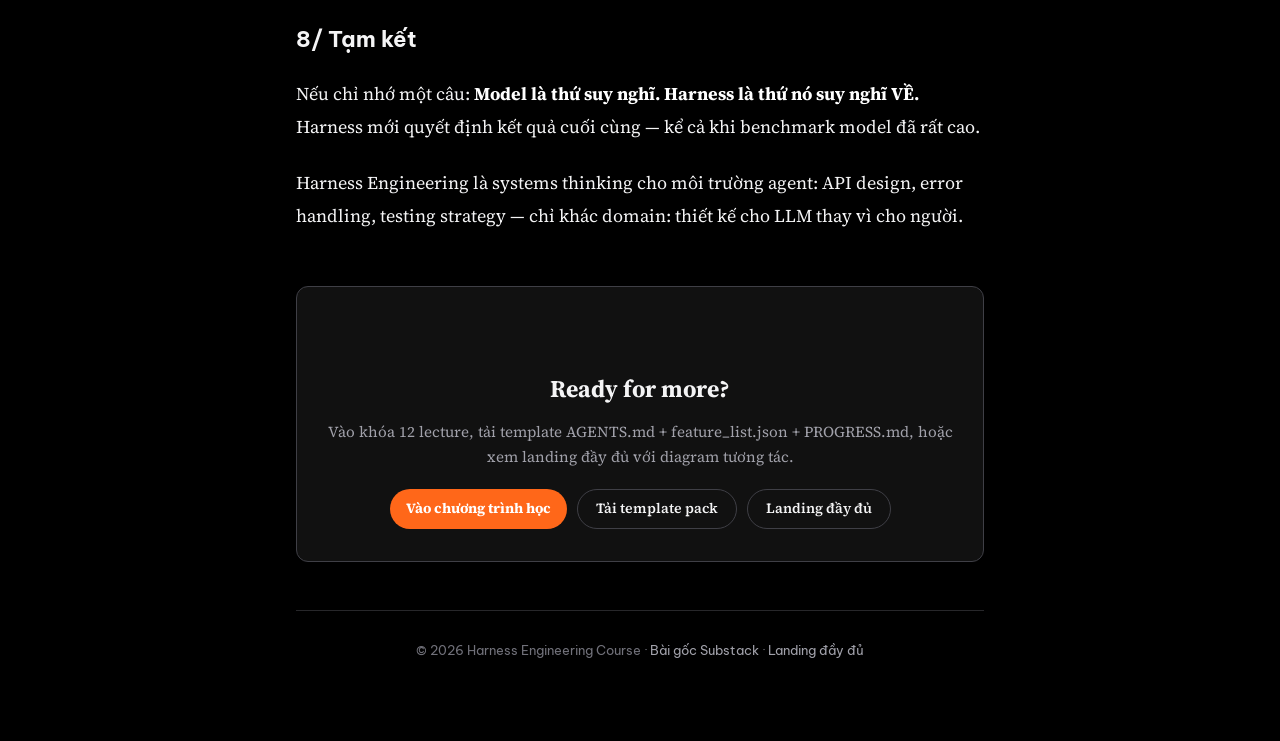
<file: frontend/article/index.html>
<!doctype html>
<html lang="vi">
  <head>
    <meta charset="UTF-8" />
    <meta name="viewport" content="width=device-width, initial-scale=1.0" />
    <title>Harness Engineering là gì? | Khóa học &amp; lộ trình 12 bài</title>
    <meta
      name="description"
      content="Long-read kiểu Substack: Harness Engineering là gì, vì sao SWE-agent +64% chỉ nhờ thiết kế môi trường, và lộ trình 12 lecture thực hành."
    />
    <link rel="preconnect" href="https://fonts.googleapis.com" />
    <link rel="preconnect" href="https://fonts.gstatic.com" crossorigin />
    <link
      href="https://fonts.googleapis.com/css2?family=Source+Serif+4:opsz,wght@8..60,400;8..60,600;8..60,700&family=Be+Vietnam+Pro:wght@400;500;600;700&display=swap"
      rel="stylesheet"
    />
    <link rel="stylesheet" href="./styles.css" />
  </head>
  <body>
    <header class="substack-bar">
      <a class="substack-bar__brand" href="../index.html">
        <span class="substack-bar__mark">HE</span>
        Harness Engineering
      </a>
      <div class="substack-bar__actions">
        <a class="substack-bar__link hide-mobile" href="../index.html">Landing đầy đủ</a>
        <a class="substack-bar__link hide-mobile" href="../templates/README.md">Template</a>
        <a class="btn-subscribe" href="#bat-dau">Bắt đầu học</a>
      </div>
    </header>

    <article class="article-wrap">
      <header class="article-header">
        <p class="article-kicker">Goon's Solo Playbook · Khóa học Harness Engineering</p>
        <h1 class="article-title">Harness Engineering là gì?</h1>
        <p class="article-deck">
          Khoảng 1–2 năm trước ta có Prompt Engineering, vừa master xong thì thế giới AI
          chuyển sang Context Engineering — đang lọ mọ thì lại nghe tới Harness Engineering…
        </p>
        <div class="article-meta">
          <span><strong>Duy / Harness Course</strong></span>
          <span>12 lecture · Open-source template</span>
          <span>Cập nhật 2026</span>
        </div>
        <div class="engagement-bar">
          <span class="engagement-pill">♥ 178</span>
          <span class="engagement-pill">💬 34</span>
          <span class="engagement-pill">↗ Chia sẻ</span>
          <span class="engagement-pill">12 bài giảng</span>
        </div>
      </header>

      <figure class="cover-card">
        <div class="cover-fallback">
          <h2>Harness Engineering</h2>
          <p>The Art of AI Orchestration — thiết kế môi trường, không chỉ prompt</p>
        </div>
      </figure>

      <div class="prose">
        <p>
          Mọi thứ đang thay đổi rất nhanh. Đừng lo — nếu hiểu <strong>bản chất</strong>,
          gọi tên gì cũng được. Trong bài này (và khóa 12 lecture đi kèm), chúng ta cùng
          trả lời: <strong>Harness Engineering là gì</strong>, vì sao <strong>model không
          phải thứ quan trọng nhất</strong>, và làm sao biến agent thành công cụ kỹ thuật
          đáng tin.
        </p>

        <hr />

        <h2 id="la-gi">1/ Harness Engineering là gì?</h2>
        <p>
          Harness Engineering là kỹ thuật xây dựng toàn bộ <strong>môi trường</strong>
          xung quanh AI model — tools, quyền truy cập, bộ nhớ, feedback loops, guardrails,
          quản lý context, handoff giữa sessions — <em>tất cả mọi thứ trừ model weights</em>.
        </p>
        <blockquote>
          “Mỗi khi agent mắc lỗi, bạn không cầu nguyện nó làm tốt hơn lần sau — bạn xây
          giải pháp để nó <strong>không bao giờ</strong> mắc lỗi đó nữa.” — Mitchell
          Hashimoto
        </blockquote>
        <p>
          90% người dùng AI vẫn chỉ tối ưu prompt và chọn model xịn hơn, trong khi thiếu
          phần quan trọng nhất: <strong>thiết kế môi trường</strong> cho agent vận hành.
        </p>

        <figure class="figure">
          <div class="figure-label">Ba giai đoạn tiến hóa</div>
          <div class="diagram-card">
            <div class="evo-row">
              <div class="evo-step">
                <span>2022–2024</span>
                <strong>Prompt Engineering</strong>
                <p>“Hỏi AI thế nào cho đúng?” — tập trung câu hỏi</p>
              </div>
              <div class="evo-step">
                <span>2025</span>
                <strong>Context Engineering</strong>
                <p>“Đưa thông tin gì vào context?” — tập trung dữ liệu đầu vào</p>
              </div>
              <div class="evo-step is-current">
                <span>2026</span>
                <strong>Harness Engineering</strong>
                <p>“Hệ sinh thái quanh model vận hành ra sao?” — toàn bộ hệ thống</p>
              </div>
            </div>
          </div>
          <p class="diagram-caption">
            Prompt = viết email · Context = đính kèm file · Harness = thiết kế cả văn phòng
          </p>
        </figure>

        <figure class="figure">
          <div class="figure-label">Luồng tổng quan</div>
          <div class="diagram-card">
            <svg viewBox="0 0 640 120" xmlns="http://www.w3.org/2000/svg" aria-hidden="true">
              <rect x="20" y="40" width="100" height="40" rx="8" fill="#f4f4f5" stroke="#d4d4d8"/>
              <text x="70" y="65" text-anchor="middle" font-size="13" font-weight="600" fill="#18181b">Input</text>
              <path d="M130 60 H180" stroke="#ff6719" stroke-width="2" marker-end="url(#arr)"/>
              <rect x="180" y="20" width="280" height="80" rx="10" fill="#fff7f2" stroke="#ff6719" stroke-width="2"/>
              <text x="320" y="48" text-anchor="middle" font-size="14" font-weight="700" fill="#18181b">HARNESS</text>
              <text x="320" y="68" text-anchor="middle" font-size="11" fill="#52525b">Context · Tools · State · Verify · Handoff</text>
              <text x="320" y="86" text-anchor="middle" font-size="11" fill="#52525b">WIP=1 · Pass-state gating · E2E</text>
              <path d="M470 60 H520" stroke="#ff6719" stroke-width="2" marker-end="url(#arr)"/>
              <rect x="520" y="40" width="100" height="40" rx="8" fill="#f4f4f5" stroke="#d4d4d8"/>
              <text x="570" y="65" text-anchor="middle" font-size="13" font-weight="600" fill="#18181b">Output</text>
              <defs>
                <marker id="arr" markerWidth="8" markerHeight="8" refX="6" refY="3" orient="auto">
                  <path d="M0,0 L6,3 L0,6 Z" fill="#ff6719"/>
                </marker>
              </defs>
            </svg>
          </div>
        </figure>

        <h2 id="model">2/ Tại sao model không phải thứ quan trọng nhất?</h2>
        <p>
          Cùng một model, cùng task, cùng compute — <strong>chỉ đổi thiết kế môi trường</strong>
          — hiệu suất tăng <strong>64%</strong> (paper SWE-agent, Princeton NLP, NeurIPS 2024).
          Khác biệt giữa công cụ dùng được và vô dụng đến từ <em>environment design</em>, không
          phải model mới.
        </p>

        <div class="stat-callout">
          <div class="num">+64%</div>
          <p>
            Chỉ thay đổi Agent-Computer Interface (harness) — không nâng cấp model weights
          </p>
        </div>

        <blockquote>
          “The model is what thinks. The harness is what it thinks about. Getting that
          distinction right is the entire game.” — Rohit Verma
        </blockquote>

        <h2 id="swe-agent">3/ Bài học từ SWE-agent: thiết kế interface cho agent</h2>
        <p>
          AI agent không suy nghĩ như người: token tuần tự, working memory giới hạn, dễ nhiễu
          bởi context thừa. ACI (Agent-Computer Interface) thiết kế <strong>xung quanh</strong>
          hạn chế đó — không chống lại chúng.
        </p>

        <figure class="figure">
          <div class="figure-label">Traditional vs AI Agent workflow</div>
          <div class="diagram-card">
            <div class="grid-2x2">
              <div class="grid-cell">
                <h4>Con người + IDE</h4>
                <p>Nhìn toàn cảnh, nhớ convention, tự verify E2E. Lỗi thường do thiếu thời gian.</p>
              </div>
              <div class="grid-cell">
                <h4>Agent không harness</h4>
                <p>Prompt rộng, grep 10k dòng, tự kết luận “xong”, mất state giữa session.</p>
              </div>
              <div class="grid-cell">
                <h4>Agent + harness tối thiểu</h4>
                <p>AGENTS.md, giới hạn tool output, linter sau mỗi edit, PROGRESS.md handoff.</p>
              </div>
              <div class="grid-cell">
                <h4>Agent + harness đầy đủ</h4>
                <p>Feature list, pass-state gating, 3-layer termination, E2E bắt buộc, WIP=1.</p>
              </div>
            </div>
          </div>
        </figure>

        <ul>
          <li><strong>Search có giới hạn</strong> — tối đa ~50 kết quả, ép refine query</li>
          <li><strong>File viewer có dòng số</strong> — ~100 dòng/lần, Goldilocks zone</li>
          <li><strong>Editor + linter</strong> — reject syntax error ngay, chặn failure dây chuyền</li>
          <li><strong>Context management</strong> — nén history cũ, giữ signal</li>
        </ul>

        <h2 id="anthropic">4/ Anthropic: hai failure mode &amp; kiến trúc multi-agent</h2>
        <p><strong>Pattern 1 — Làm quá nhiều một lúc:</strong> ôm cả project, hết context, session sau nhận đống code dở dang.</p>
        <p><strong>Pattern 2 — Tuyên bố chiến thắng quá sớm:</strong> thấy có code → kết luận “xong” — suy luận hợp lý từ thông tin thiếu.</p>
        <p>
          Giải pháp khóa học map trực tiếp: <strong>WIP=1</strong>, <strong>feature list
          JSON</strong>, <strong>init phase</strong> tách riêng, <strong>evaluator</strong> tách
          khỏi generator — và <strong>pass-state gating</strong>: agent không tự đánh dấu DONE.
        </p>

        <figure class="figure">
          <div class="figure-label">Vòng lặp harness (4 bước)</div>
          <div class="diagram-card">
            <div class="harness-loop" role="img" aria-label="Vòng lặp: Clear objective, Run, Verify, Handoff">
              <svg class="harness-loop__arcs" viewBox="0 0 400 400" xmlns="http://www.w3.org/2000/svg" aria-hidden="true">
                <defs>
                  <marker id="loop-arrow" markerWidth="8" markerHeight="8" refX="6" refY="3" orient="auto">
                    <path d="M0,0 L6,3 L0,6 Z" fill="#ff6719"/>
                  </marker>
                </defs>
                <path d="M 200 78 A 122 122 0 0 1 322 200" fill="none" stroke="#ff6719" stroke-width="3" marker-end="url(#loop-arrow)"/>
                <path d="M 322 200 A 122 122 0 0 1 200 322" fill="none" stroke="#ff6719" stroke-width="3" marker-end="url(#loop-arrow)"/>
                <path d="M 200 322 A 122 122 0 0 1 78 200" fill="none" stroke="#ff6719" stroke-width="3" marker-end="url(#loop-arrow)"/>
                <path d="M 78 200 A 122 122 0 0 1 200 78" fill="none" stroke="#ff6719" stroke-width="3" marker-end="url(#loop-arrow)"/>
              </svg>
              <div class="harness-loop__ring" aria-hidden="true"></div>
              <div class="harness-loop__step harness-loop__step--top">
                <strong>CLEAR OBJECTIVE</strong>
                <span>AGENTS.md · init.sh</span>
              </div>
              <div class="harness-loop__step harness-loop__step--right">
                <strong>RUN</strong>
                <span>WIP=1</span>
              </div>
              <div class="harness-loop__step harness-loop__step--bottom">
                <strong>VERIFY</strong>
                <span>pass-state gating</span>
              </div>
              <div class="harness-loop__step harness-loop__step--left">
                <strong>HANDOFF</strong>
                <span>PROGRESS.md</span>
              </div>
            </div>
          </div>
        </figure>

        <h2 id="nam-subsystem">5/ Năm subsystem — khung harness đầy đủ</h2>
        <p>
          Harness = <strong>Instructions + Tools + Environment + State + Feedback</strong>.
          Thiếu một subsystem → agent luôn “khó dùng”. Feedback (verify commands) thường
          ROI cao nhất.
        </p>

        <figure class="figure">
          <div class="figure-label">5-tuple harness model</div>
          <div class="diagram-card">
            <div class="tuple-model" role="img" aria-label="5 subsystem: Instructions, Tools, Agent, Environment, State, Feedback">
              <div class="tuple-box tuple-box--instructions">
                <strong>01 Instructions</strong>
                <span>AGENTS.md router</span>
              </div>
              <div class="tuple-box tuple-box--tools">
                <strong>02 Tools</strong>
                <span>shell · file · test</span>
              </div>
              <div class="tuple-box tuple-box--agent">
                <strong>AI Agent</strong>
              </div>
              <div class="tuple-box tuple-box--environment">
                <strong>03 Environment</strong>
                <span>make setup · check</span>
              </div>
              <div class="tuple-box tuple-box--state">
                <strong>04 State</strong>
                <span>PROGRESS.md</span>
              </div>
              <div class="tuple-box tuple-box--feedback">
                <strong>05 Feedback</strong>
                <span>E2E · 3-layer termination</span>
              </div>
            </div>
          </div>
        </figure>

        <h2 id="ba-lop">6/ Ba lớp termination — chặn “xong” giả</h2>
        <p>
          Unit test pass ≠ task complete. Khóa học ép <strong>3-layer validation</strong>:
          lint/type → runtime behavior → system E2E. Kết hợp <strong>pass-state gating</strong>
          trên <code>feature_list.json</code>.
        </p>

        <figure class="figure">
          <div class="figure-label">3-layer termination check</div>
          <div class="diagram-card">
            <svg viewBox="0 0 640 160" xmlns="http://www.w3.org/2000/svg" aria-hidden="true">
              <rect x="40" y="50" width="160" height="60" rx="8" fill="#f4f4f5" stroke="#d4d4d8"/>
              <text x="120" y="78" text-anchor="middle" font-size="12" font-weight="700" fill="#18181b">Layer 1</text>
              <text x="120" y="96" text-anchor="middle" font-size="10" fill="#52525b">Lint · Typecheck</text>
              <path d="M210 80 H250" stroke="#ff6719" stroke-width="2"/>
              <rect x="250" y="50" width="160" height="60" rx="8" fill="#f4f4f5" stroke="#d4d4d8"/>
              <text x="330" y="78" text-anchor="middle" font-size="12" font-weight="700" fill="#18181b">Layer 2</text>
              <text x="330" y="96" text-anchor="middle" font-size="10" fill="#52525b">Tests · Startup</text>
              <path d="M420 80 H460" stroke="#ff6719" stroke-width="2"/>
              <rect x="460" y="50" width="160" height="60" rx="8" fill="#fff7f2" stroke="#ff6719" stroke-width="2"/>
              <text x="540" y="78" text-anchor="middle" font-size="12" font-weight="700" fill="#18181b">Layer 3</text>
              <text x="540" y="96" text-anchor="middle" font-size="10" fill="#52525b">E2E · User flow</text>
              <text x="320" y="140" text-anchor="middle" font-size="11" fill="#71717a">Chỉ khi cả 3 pass → harness set feature = passing</text>
            </svg>
          </div>
        </figure>

        <div class="terminal">
          <div class="terminal__bar">session exit · pass-state gating</div>
          <div class="terminal__body">
            <span class="cmd">$</span> make check<br />
            <span class="ok">✓</span> lint passed<br />
            <span class="ok">✓</span> unit tests passed<br />
            <span class="ok">✓</span> e2e: POST /api/items → 201<br />
            <span class="ok">→</span> harness updates F02: active → <strong>passing</strong><br />
            <span style="color:#71717a"># agent cannot self-mark DONE</span>
          </div>
        </div>

        <h2 id="khoa-hoc">7/ Khóa học: 12 lecture + template</h2>
        <p>
          Bài viết này là “explainer”. Khóa học đi sâu từng cơ chế — có project, có template
          copy vào repo. Không phải gói SaaS; học theo lộ trình.
        </p>

        <ul class="lecture-list">
          <li>
            <span class="num">L01</span>
            <div><strong>Strong Models Don't Mean Reliable Execution</strong><span>Capability gap · diagnostic loop · check harness trước khi đổi model</span></div>
          </li>
          <li>
            <span class="num">L02</span>
            <div><strong>What a Harness Actually Is</strong><span>5 subsystem · repo IS the spec</span></div>
          </li>
          <li>
            <span class="num">L03–06</span>
            <div><strong>State, repo &amp; initialization</strong><span>Single source of truth · split AGENTS.md · PROGRESS.md · init phase</span></div>
          </li>
          <li>
            <span class="num">L07–09</span>
            <div><strong>Control layer</strong><span>WIP=1 · feature list primitive · chặn false victory</span></div>
          </li>
          <li>
            <span class="num">L10–12</span>
            <div><strong>Operate</strong><span>E2E pipeline · observability · clean handoff</span></div>
          </li>
        </ul>

        <hr />

        <h2 id="ket-luan">8/ Tạm kết</h2>
        <p>
          Nếu chỉ nhớ một câu: <strong>Model là thứ suy nghĩ. Harness là thứ nó suy nghĩ
          VỀ.</strong> Harness mới quyết định kết quả cuối cùng — kể cả khi benchmark model
          đã rất cao.
        </p>
        <p>
          Harness Engineering là systems thinking cho môi trường agent: API design, error
          handling, testing strategy — chỉ khác domain: thiết kế cho LLM thay vì cho người.
        </p>

        <div class="cta-box" id="bat-dau">
          <h3>Ready for more?</h3>
          <p>
            Vào khóa 12 lecture, tải template AGENTS.md + feature_list.json + PROGRESS.md,
            hoặc xem landing đầy đủ với diagram tương tác.
          </p>
          <div class="cta-box__actions">
            <a class="btn-subscribe" href="../index.html#curriculum">Vào chương trình học</a>
            <a class="btn-ghost" href="../index.html#templates">Tải template pack</a>
            <a class="btn-ghost" href="../index.html">Landing đầy đủ</a>
          </div>
        </div>
      </div>

      <footer class="article-footer">
        <p>
          © 2026 Harness Engineering Course ·
          <a href="https://goonnguyen.substack.com/p/harness-engineering-la-gi">Bài gốc Substack</a>
          · <a href="../index.html">Landing đầy đủ</a>
        </p>
      </footer>
    </article>

    <script src="./main.js"></script>
  </body>
</html>
</file>
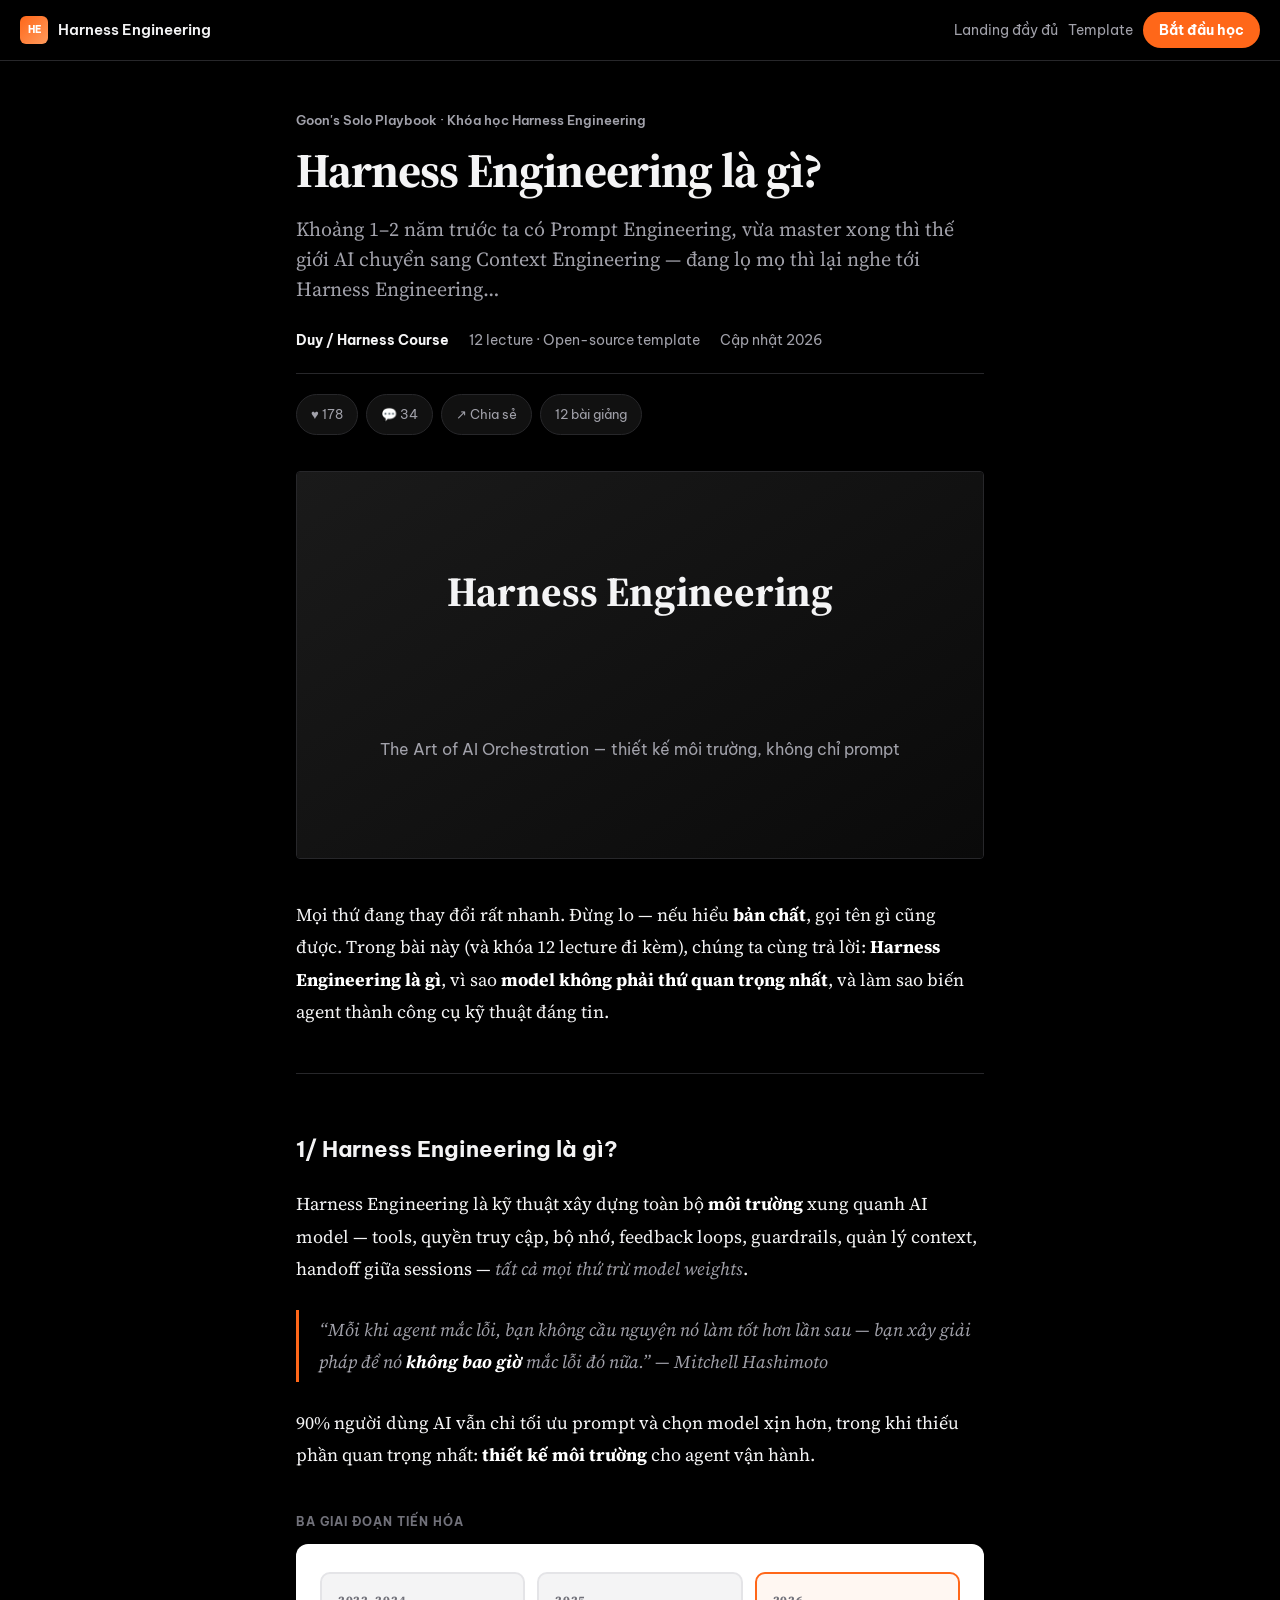
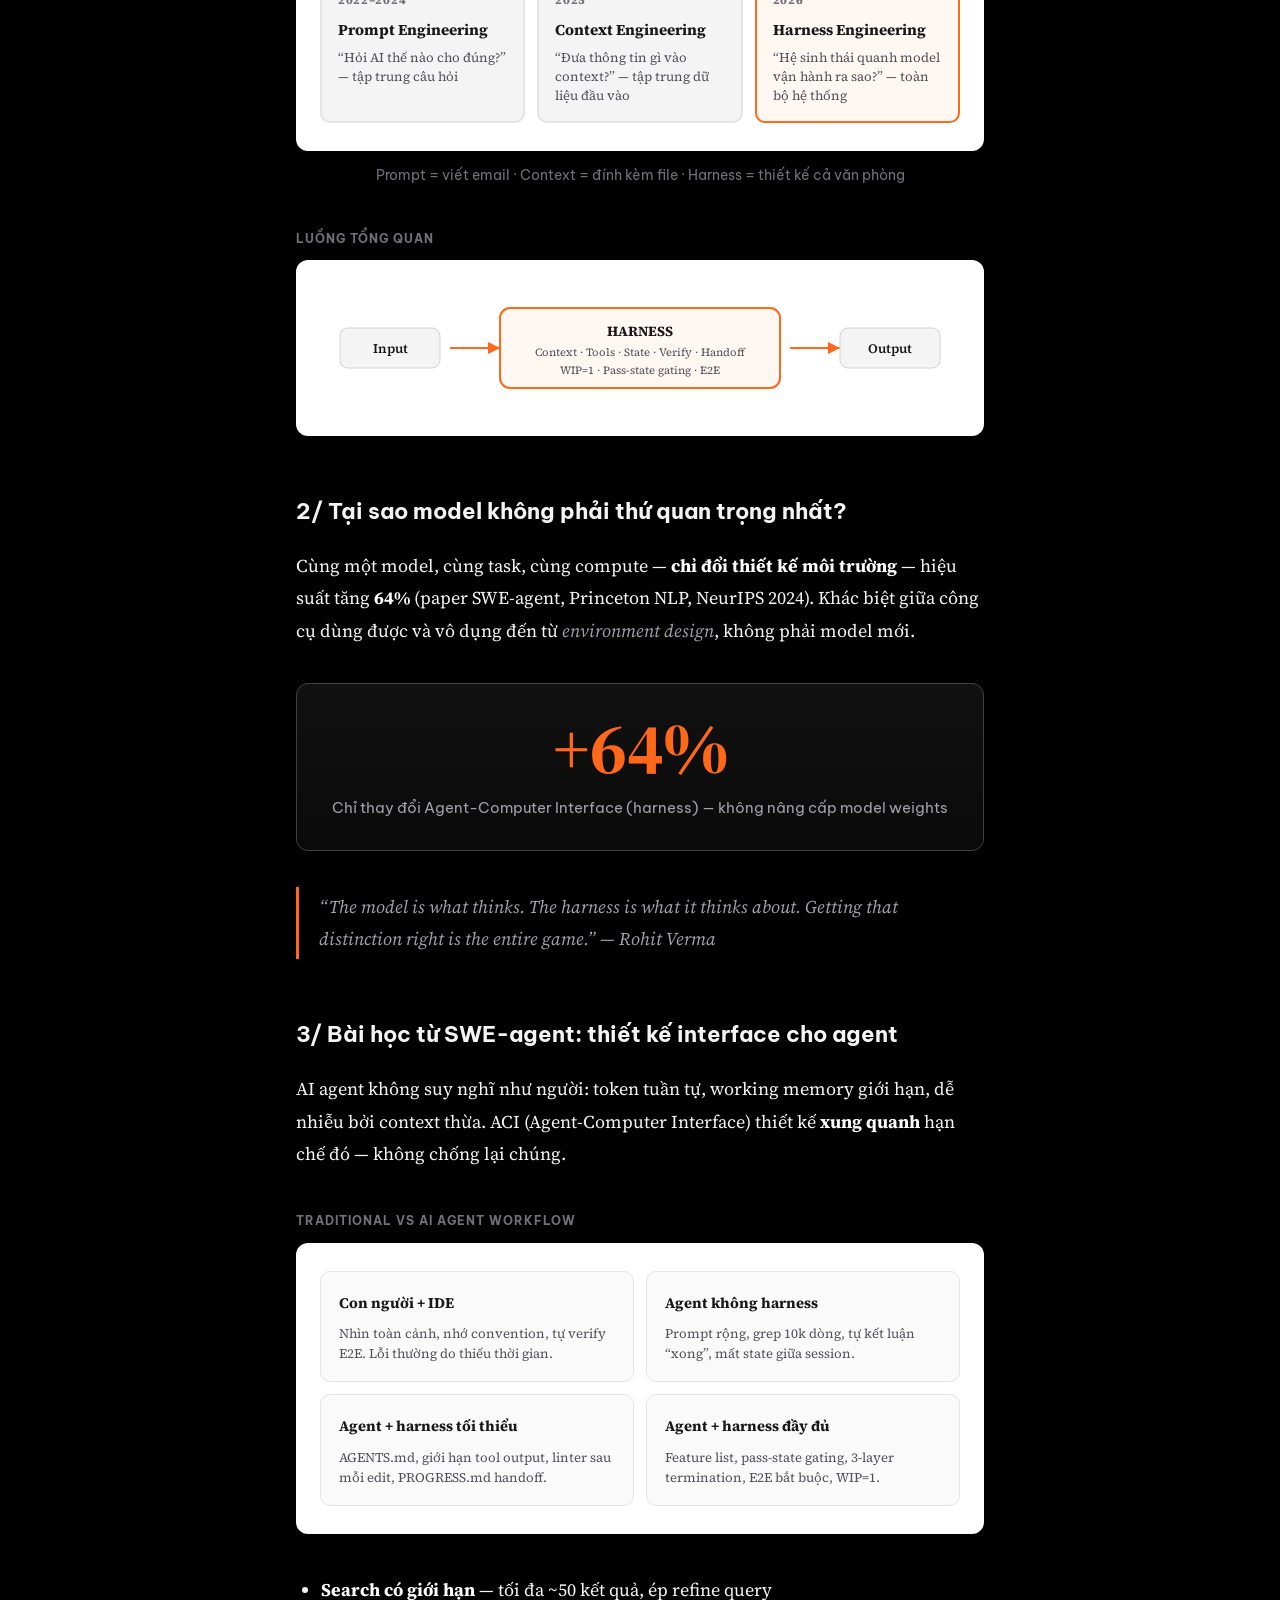
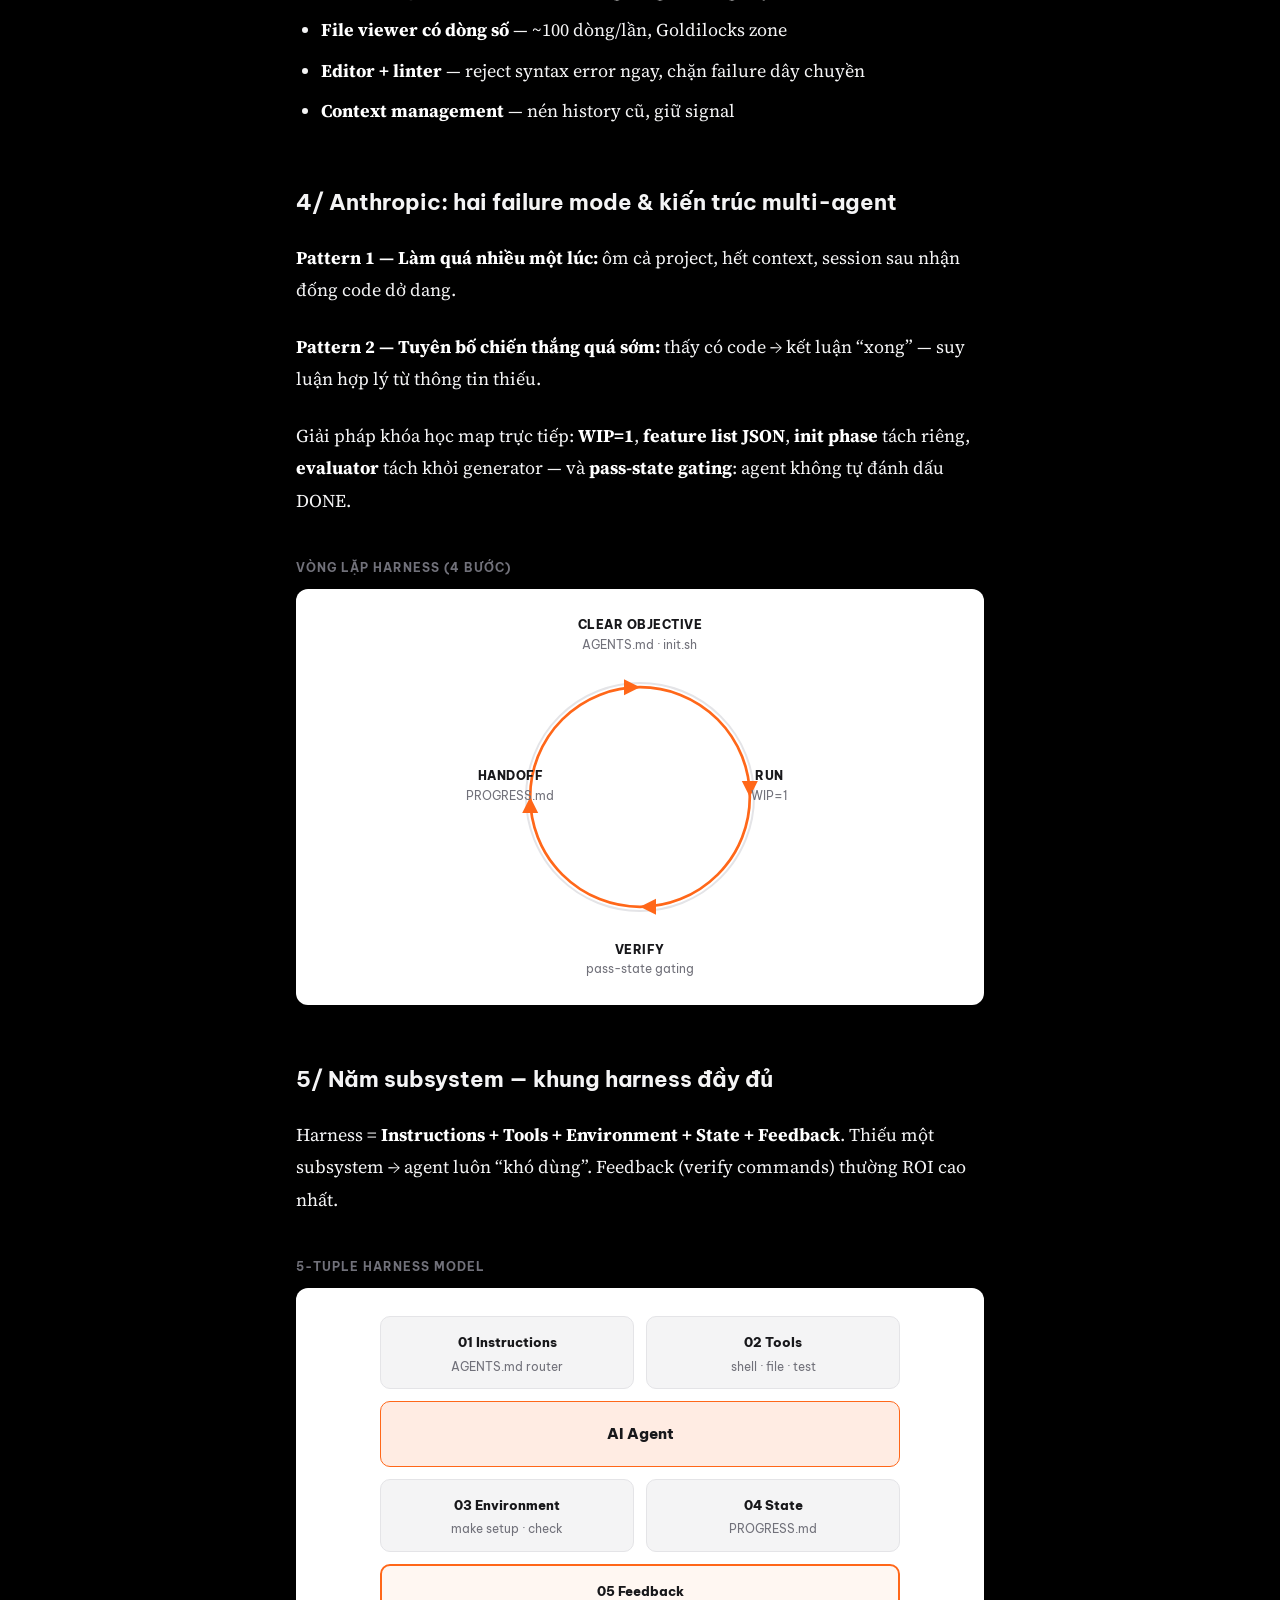
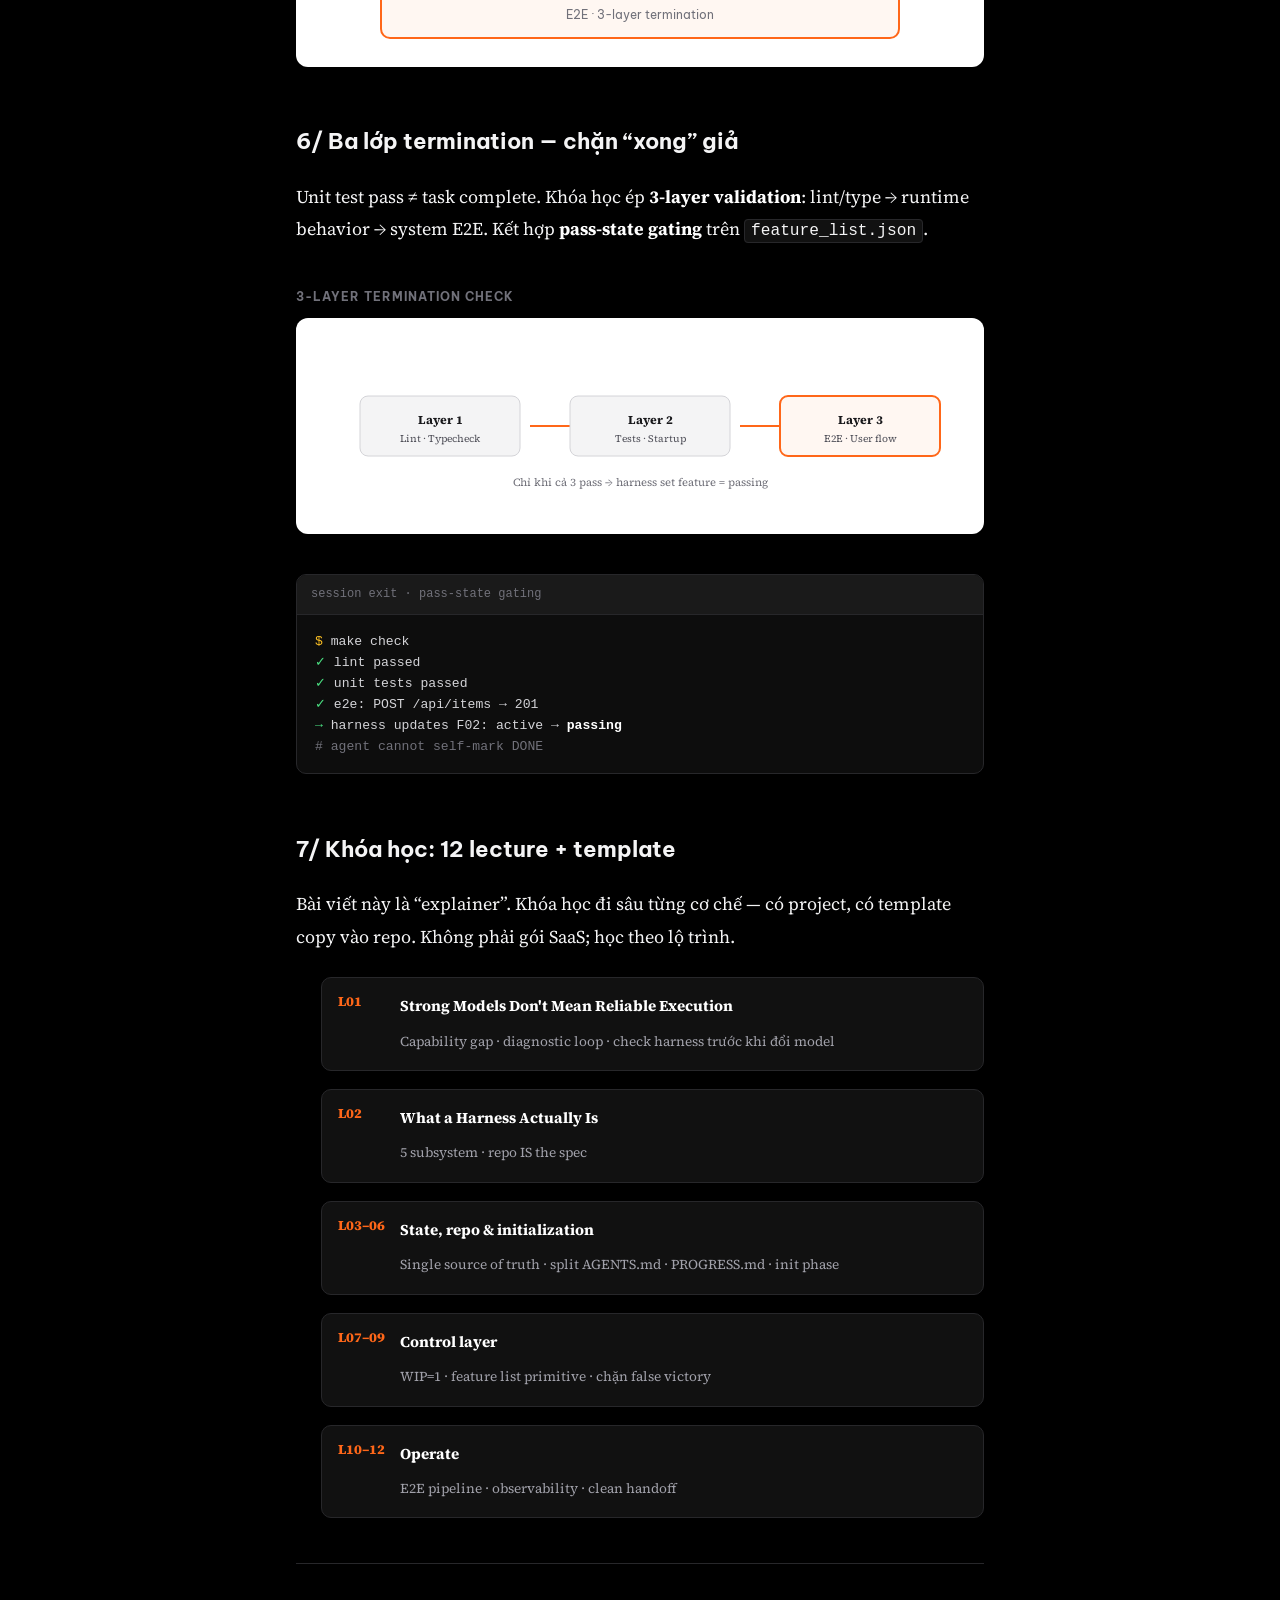
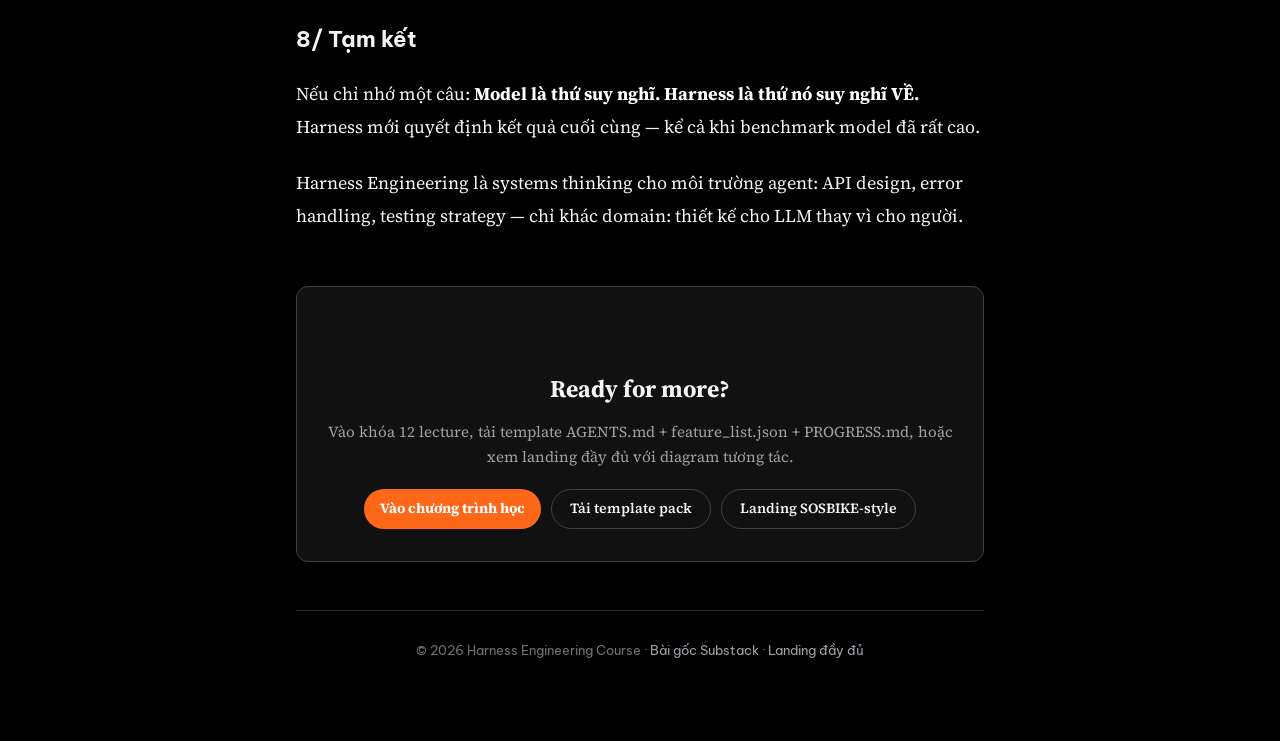
<file: HARNESS_LANDINGPAGE/article/index.html>
<!doctype html>
<html lang="vi">
  <head>
    <meta charset="UTF-8" />
    <meta name="viewport" content="width=device-width, initial-scale=1.0" />
    <title>Harness Engineering là gì? | Khóa học &amp; lộ trình 12 bài</title>
    <meta
      name="description"
      content="Long-read kiểu Substack: Harness Engineering là gì, vì sao SWE-agent +64% chỉ nhờ thiết kế môi trường, và lộ trình 12 lecture thực hành."
    />
    <link rel="preconnect" href="https://fonts.googleapis.com" />
    <link rel="preconnect" href="https://fonts.gstatic.com" crossorigin />
    <link
      href="https://fonts.googleapis.com/css2?family=Source+Serif+4:opsz,wght@8..60,400;8..60,600;8..60,700&family=Be+Vietnam+Pro:wght@400;500;600;700&display=swap"
      rel="stylesheet"
    />
    <link rel="stylesheet" href="./styles.css" />
  </head>
  <body>
    <header class="substack-bar">
      <a class="substack-bar__brand" href="../index.html">
        <span class="substack-bar__mark">HE</span>
        Harness Engineering
      </a>
      <div class="substack-bar__actions">
        <a class="substack-bar__link hide-mobile" href="../index.html">Landing đầy đủ</a>
        <a class="substack-bar__link hide-mobile" href="../templates/README.md">Template</a>
        <a class="btn-subscribe" href="#bat-dau">Bắt đầu học</a>
      </div>
    </header>

    <article class="article-wrap">
      <header class="article-header">
        <p class="article-kicker">Goon's Solo Playbook · Khóa học Harness Engineering</p>
        <h1 class="article-title">Harness Engineering là gì?</h1>
        <p class="article-deck">
          Khoảng 1–2 năm trước ta có Prompt Engineering, vừa master xong thì thế giới AI
          chuyển sang Context Engineering — đang lọ mọ thì lại nghe tới Harness Engineering…
        </p>
        <div class="article-meta">
          <span><strong>Duy / Harness Course</strong></span>
          <span>12 lecture · Open-source template</span>
          <span>Cập nhật 2026</span>
        </div>
        <div class="engagement-bar">
          <span class="engagement-pill">♥ 178</span>
          <span class="engagement-pill">💬 34</span>
          <span class="engagement-pill">↗ Chia sẻ</span>
          <span class="engagement-pill">12 bài giảng</span>
        </div>
      </header>

      <figure class="cover-card">
        <div class="cover-fallback">
          <h2>Harness Engineering</h2>
          <p>The Art of AI Orchestration — thiết kế môi trường, không chỉ prompt</p>
        </div>
      </figure>

      <div class="prose">
        <p>
          Mọi thứ đang thay đổi rất nhanh. Đừng lo — nếu hiểu <strong>bản chất</strong>,
          gọi tên gì cũng được. Trong bài này (và khóa 12 lecture đi kèm), chúng ta cùng
          trả lời: <strong>Harness Engineering là gì</strong>, vì sao <strong>model không
          phải thứ quan trọng nhất</strong>, và làm sao biến agent thành công cụ kỹ thuật
          đáng tin.
        </p>

        <hr />

        <h2 id="la-gi">1/ Harness Engineering là gì?</h2>
        <p>
          Harness Engineering là kỹ thuật xây dựng toàn bộ <strong>môi trường</strong>
          xung quanh AI model — tools, quyền truy cập, bộ nhớ, feedback loops, guardrails,
          quản lý context, handoff giữa sessions — <em>tất cả mọi thứ trừ model weights</em>.
        </p>
        <blockquote>
          “Mỗi khi agent mắc lỗi, bạn không cầu nguyện nó làm tốt hơn lần sau — bạn xây
          giải pháp để nó <strong>không bao giờ</strong> mắc lỗi đó nữa.” — Mitchell
          Hashimoto
        </blockquote>
        <p>
          90% người dùng AI vẫn chỉ tối ưu prompt và chọn model xịn hơn, trong khi thiếu
          phần quan trọng nhất: <strong>thiết kế môi trường</strong> cho agent vận hành.
        </p>

        <figure class="figure">
          <div class="figure-label">Ba giai đoạn tiến hóa</div>
          <div class="diagram-card">
            <div class="evo-row">
              <div class="evo-step">
                <span>2022–2024</span>
                <strong>Prompt Engineering</strong>
                <p>“Hỏi AI thế nào cho đúng?” — tập trung câu hỏi</p>
              </div>
              <div class="evo-step">
                <span>2025</span>
                <strong>Context Engineering</strong>
                <p>“Đưa thông tin gì vào context?” — tập trung dữ liệu đầu vào</p>
              </div>
              <div class="evo-step is-current">
                <span>2026</span>
                <strong>Harness Engineering</strong>
                <p>“Hệ sinh thái quanh model vận hành ra sao?” — toàn bộ hệ thống</p>
              </div>
            </div>
          </div>
          <p class="diagram-caption">
            Prompt = viết email · Context = đính kèm file · Harness = thiết kế cả văn phòng
          </p>
        </figure>

        <figure class="figure">
          <div class="figure-label">Luồng tổng quan</div>
          <div class="diagram-card">
            <svg viewBox="0 0 640 120" xmlns="http://www.w3.org/2000/svg" aria-hidden="true">
              <rect x="20" y="40" width="100" height="40" rx="8" fill="#f4f4f5" stroke="#d4d4d8"/>
              <text x="70" y="65" text-anchor="middle" font-size="13" font-weight="600" fill="#18181b">Input</text>
              <path d="M130 60 H180" stroke="#ff6719" stroke-width="2" marker-end="url(#arr)"/>
              <rect x="180" y="20" width="280" height="80" rx="10" fill="#fff7f2" stroke="#ff6719" stroke-width="2"/>
              <text x="320" y="48" text-anchor="middle" font-size="14" font-weight="700" fill="#18181b">HARNESS</text>
              <text x="320" y="68" text-anchor="middle" font-size="11" fill="#52525b">Context · Tools · State · Verify · Handoff</text>
              <text x="320" y="86" text-anchor="middle" font-size="11" fill="#52525b">WIP=1 · Pass-state gating · E2E</text>
              <path d="M470 60 H520" stroke="#ff6719" stroke-width="2" marker-end="url(#arr)"/>
              <rect x="520" y="40" width="100" height="40" rx="8" fill="#f4f4f5" stroke="#d4d4d8"/>
              <text x="570" y="65" text-anchor="middle" font-size="13" font-weight="600" fill="#18181b">Output</text>
              <defs>
                <marker id="arr" markerWidth="8" markerHeight="8" refX="6" refY="3" orient="auto">
                  <path d="M0,0 L6,3 L0,6 Z" fill="#ff6719"/>
                </marker>
              </defs>
            </svg>
          </div>
        </figure>

        <h2 id="model">2/ Tại sao model không phải thứ quan trọng nhất?</h2>
        <p>
          Cùng một model, cùng task, cùng compute — <strong>chỉ đổi thiết kế môi trường</strong>
          — hiệu suất tăng <strong>64%</strong> (paper SWE-agent, Princeton NLP, NeurIPS 2024).
          Khác biệt giữa công cụ dùng được và vô dụng đến từ <em>environment design</em>, không
          phải model mới.
        </p>

        <div class="stat-callout">
          <div class="num">+64%</div>
          <p>
            Chỉ thay đổi Agent-Computer Interface (harness) — không nâng cấp model weights
          </p>
        </div>

        <blockquote>
          “The model is what thinks. The harness is what it thinks about. Getting that
          distinction right is the entire game.” — Rohit Verma
        </blockquote>

        <h2 id="swe-agent">3/ Bài học từ SWE-agent: thiết kế interface cho agent</h2>
        <p>
          AI agent không suy nghĩ như người: token tuần tự, working memory giới hạn, dễ nhiễu
          bởi context thừa. ACI (Agent-Computer Interface) thiết kế <strong>xung quanh</strong>
          hạn chế đó — không chống lại chúng.
        </p>

        <figure class="figure">
          <div class="figure-label">Traditional vs AI Agent workflow</div>
          <div class="diagram-card">
            <div class="grid-2x2">
              <div class="grid-cell">
                <h4>Con người + IDE</h4>
                <p>Nhìn toàn cảnh, nhớ convention, tự verify E2E. Lỗi thường do thiếu thời gian.</p>
              </div>
              <div class="grid-cell">
                <h4>Agent không harness</h4>
                <p>Prompt rộng, grep 10k dòng, tự kết luận “xong”, mất state giữa session.</p>
              </div>
              <div class="grid-cell">
                <h4>Agent + harness tối thiểu</h4>
                <p>AGENTS.md, giới hạn tool output, linter sau mỗi edit, PROGRESS.md handoff.</p>
              </div>
              <div class="grid-cell">
                <h4>Agent + harness đầy đủ</h4>
                <p>Feature list, pass-state gating, 3-layer termination, E2E bắt buộc, WIP=1.</p>
              </div>
            </div>
          </div>
        </figure>

        <ul>
          <li><strong>Search có giới hạn</strong> — tối đa ~50 kết quả, ép refine query</li>
          <li><strong>File viewer có dòng số</strong> — ~100 dòng/lần, Goldilocks zone</li>
          <li><strong>Editor + linter</strong> — reject syntax error ngay, chặn failure dây chuyền</li>
          <li><strong>Context management</strong> — nén history cũ, giữ signal</li>
        </ul>

        <h2 id="anthropic">4/ Anthropic: hai failure mode &amp; kiến trúc multi-agent</h2>
        <p><strong>Pattern 1 — Làm quá nhiều một lúc:</strong> ôm cả project, hết context, session sau nhận đống code dở dang.</p>
        <p><strong>Pattern 2 — Tuyên bố chiến thắng quá sớm:</strong> thấy có code → kết luận “xong” — suy luận hợp lý từ thông tin thiếu.</p>
        <p>
          Giải pháp khóa học map trực tiếp: <strong>WIP=1</strong>, <strong>feature list
          JSON</strong>, <strong>init phase</strong> tách riêng, <strong>evaluator</strong> tách
          khỏi generator — và <strong>pass-state gating</strong>: agent không tự đánh dấu DONE.
        </p>

        <figure class="figure">
          <div class="figure-label">Vòng lặp harness (4 bước)</div>
          <div class="diagram-card">
            <div class="harness-loop" role="img" aria-label="Vòng lặp: Clear objective, Run, Verify, Handoff">
              <svg class="harness-loop__arcs" viewBox="0 0 400 400" xmlns="http://www.w3.org/2000/svg" aria-hidden="true">
                <defs>
                  <marker id="loop-arrow" markerWidth="8" markerHeight="8" refX="6" refY="3" orient="auto">
                    <path d="M0,0 L6,3 L0,6 Z" fill="#ff6719"/>
                  </marker>
                </defs>
                <path d="M 200 78 A 122 122 0 0 1 322 200" fill="none" stroke="#ff6719" stroke-width="3" marker-end="url(#loop-arrow)"/>
                <path d="M 322 200 A 122 122 0 0 1 200 322" fill="none" stroke="#ff6719" stroke-width="3" marker-end="url(#loop-arrow)"/>
                <path d="M 200 322 A 122 122 0 0 1 78 200" fill="none" stroke="#ff6719" stroke-width="3" marker-end="url(#loop-arrow)"/>
                <path d="M 78 200 A 122 122 0 0 1 200 78" fill="none" stroke="#ff6719" stroke-width="3" marker-end="url(#loop-arrow)"/>
              </svg>
              <div class="harness-loop__ring" aria-hidden="true"></div>
              <div class="harness-loop__step harness-loop__step--top">
                <strong>CLEAR OBJECTIVE</strong>
                <span>AGENTS.md · init.sh</span>
              </div>
              <div class="harness-loop__step harness-loop__step--right">
                <strong>RUN</strong>
                <span>WIP=1</span>
              </div>
              <div class="harness-loop__step harness-loop__step--bottom">
                <strong>VERIFY</strong>
                <span>pass-state gating</span>
              </div>
              <div class="harness-loop__step harness-loop__step--left">
                <strong>HANDOFF</strong>
                <span>PROGRESS.md</span>
              </div>
            </div>
          </div>
        </figure>

        <h2 id="nam-subsystem">5/ Năm subsystem — khung harness đầy đủ</h2>
        <p>
          Harness = <strong>Instructions + Tools + Environment + State + Feedback</strong>.
          Thiếu một subsystem → agent luôn “khó dùng”. Feedback (verify commands) thường
          ROI cao nhất.
        </p>

        <figure class="figure">
          <div class="figure-label">5-tuple harness model</div>
          <div class="diagram-card">
            <div class="tuple-model" role="img" aria-label="5 subsystem: Instructions, Tools, Agent, Environment, State, Feedback">
              <div class="tuple-box tuple-box--instructions">
                <strong>01 Instructions</strong>
                <span>AGENTS.md router</span>
              </div>
              <div class="tuple-box tuple-box--tools">
                <strong>02 Tools</strong>
                <span>shell · file · test</span>
              </div>
              <div class="tuple-box tuple-box--agent">
                <strong>AI Agent</strong>
              </div>
              <div class="tuple-box tuple-box--environment">
                <strong>03 Environment</strong>
                <span>make setup · check</span>
              </div>
              <div class="tuple-box tuple-box--state">
                <strong>04 State</strong>
                <span>PROGRESS.md</span>
              </div>
              <div class="tuple-box tuple-box--feedback">
                <strong>05 Feedback</strong>
                <span>E2E · 3-layer termination</span>
              </div>
            </div>
          </div>
        </figure>

        <h2 id="ba-lop">6/ Ba lớp termination — chặn “xong” giả</h2>
        <p>
          Unit test pass ≠ task complete. Khóa học ép <strong>3-layer validation</strong>:
          lint/type → runtime behavior → system E2E. Kết hợp <strong>pass-state gating</strong>
          trên <code>feature_list.json</code>.
        </p>

        <figure class="figure">
          <div class="figure-label">3-layer termination check</div>
          <div class="diagram-card">
            <svg viewBox="0 0 640 160" xmlns="http://www.w3.org/2000/svg" aria-hidden="true">
              <rect x="40" y="50" width="160" height="60" rx="8" fill="#f4f4f5" stroke="#d4d4d8"/>
              <text x="120" y="78" text-anchor="middle" font-size="12" font-weight="700" fill="#18181b">Layer 1</text>
              <text x="120" y="96" text-anchor="middle" font-size="10" fill="#52525b">Lint · Typecheck</text>
              <path d="M210 80 H250" stroke="#ff6719" stroke-width="2"/>
              <rect x="250" y="50" width="160" height="60" rx="8" fill="#f4f4f5" stroke="#d4d4d8"/>
              <text x="330" y="78" text-anchor="middle" font-size="12" font-weight="700" fill="#18181b">Layer 2</text>
              <text x="330" y="96" text-anchor="middle" font-size="10" fill="#52525b">Tests · Startup</text>
              <path d="M420 80 H460" stroke="#ff6719" stroke-width="2"/>
              <rect x="460" y="50" width="160" height="60" rx="8" fill="#fff7f2" stroke="#ff6719" stroke-width="2"/>
              <text x="540" y="78" text-anchor="middle" font-size="12" font-weight="700" fill="#18181b">Layer 3</text>
              <text x="540" y="96" text-anchor="middle" font-size="10" fill="#52525b">E2E · User flow</text>
              <text x="320" y="140" text-anchor="middle" font-size="11" fill="#71717a">Chỉ khi cả 3 pass → harness set feature = passing</text>
            </svg>
          </div>
        </figure>

        <div class="terminal">
          <div class="terminal__bar">session exit · pass-state gating</div>
          <div class="terminal__body">
            <span class="cmd">$</span> make check<br />
            <span class="ok">✓</span> lint passed<br />
            <span class="ok">✓</span> unit tests passed<br />
            <span class="ok">✓</span> e2e: POST /api/items → 201<br />
            <span class="ok">→</span> harness updates F02: active → <strong>passing</strong><br />
            <span style="color:#71717a"># agent cannot self-mark DONE</span>
          </div>
        </div>

        <h2 id="khoa-hoc">7/ Khóa học: 12 lecture + template</h2>
        <p>
          Bài viết này là “explainer”. Khóa học đi sâu từng cơ chế — có project, có template
          copy vào repo. Không phải gói SaaS; học theo lộ trình.
        </p>

        <ul class="lecture-list">
          <li>
            <span class="num">L01</span>
            <div><strong>Strong Models Don't Mean Reliable Execution</strong><span>Capability gap · diagnostic loop · check harness trước khi đổi model</span></div>
          </li>
          <li>
            <span class="num">L02</span>
            <div><strong>What a Harness Actually Is</strong><span>5 subsystem · repo IS the spec</span></div>
          </li>
          <li>
            <span class="num">L03–06</span>
            <div><strong>State, repo &amp; initialization</strong><span>Single source of truth · split AGENTS.md · PROGRESS.md · init phase</span></div>
          </li>
          <li>
            <span class="num">L07–09</span>
            <div><strong>Control layer</strong><span>WIP=1 · feature list primitive · chặn false victory</span></div>
          </li>
          <li>
            <span class="num">L10–12</span>
            <div><strong>Operate</strong><span>E2E pipeline · observability · clean handoff</span></div>
          </li>
        </ul>

        <hr />

        <h2 id="ket-luan">8/ Tạm kết</h2>
        <p>
          Nếu chỉ nhớ một câu: <strong>Model là thứ suy nghĩ. Harness là thứ nó suy nghĩ
          VỀ.</strong> Harness mới quyết định kết quả cuối cùng — kể cả khi benchmark model
          đã rất cao.
        </p>
        <p>
          Harness Engineering là systems thinking cho môi trường agent: API design, error
          handling, testing strategy — chỉ khác domain: thiết kế cho LLM thay vì cho người.
        </p>

        <div class="cta-box" id="bat-dau">
          <h3>Ready for more?</h3>
          <p>
            Vào khóa 12 lecture, tải template AGENTS.md + feature_list.json + PROGRESS.md,
            hoặc xem landing đầy đủ với diagram tương tác.
          </p>
          <div class="cta-box__actions">
            <a class="btn-subscribe" href="../index.html#curriculum">Vào chương trình học</a>
            <a class="btn-ghost" href="../index.html#templates">Tải template pack</a>
            <a class="btn-ghost" href="../index.html">Landing SOSBIKE-style</a>
          </div>
        </div>
      </div>

      <footer class="article-footer">
        <p>
          © 2026 Harness Engineering Course ·
          <a href="https://goonnguyen.substack.com/p/harness-engineering-la-gi">Bài gốc Substack</a>
          · <a href="../index.html">Landing đầy đủ</a>
        </p>
      </footer>
    </article>

    <script src="./main.js"></script>
  </body>
</html>
</file>
<file: frontend/styles.css>
/* ============================================================
   DESIGN TOKENS
   ============================================================ */
:root {
  /* Background */
  --bg: #091019;
  --bg-soft: #0f1825;

  /* Surface */
  --surface: rgba(8, 15, 25, 0.80);
  --surface-alt: rgba(255, 255, 255, 0.06);

  /* Borders */
  --line: rgba(255, 255, 255, 0.10);
  --line-strong: rgba(255, 255, 255, 0.16);
  --line-orange: rgba(255, 93, 31, 0.38);
  --line-teal: rgba(32, 198, 167, 0.32);

  /* Text */
  --text: #f7f9fc;
  --muted: #c5cfdd;
  --muted-strong: #e1e7f0;

  /* Brand */
  --orange: #ff5d1f;
  --orange-deep: #ff3b0a;
  --orange-light: #ff8a5c;
  --orange-glow: rgba(255, 93, 31, 0.16);
  --teal: #20c6a7;
  --teal-deep: #108a87;
  --teal-light: #5cd8c2;
  --teal-glow: rgba(32, 198, 167, 0.14);

  /* Shadows */
  --shadow: 0 24px 70px rgba(0, 0, 0, 0.24);
  --shadow-hover: 0 40px 100px rgba(0, 0, 0, 0.36);
  --shadow-orange: 0 14px 40px rgba(255, 93, 31, 0.24);
  --shadow-teal: 0 14px 40px rgba(32, 198, 167, 0.20);

  /* Radii */
  --radius-xl: 28px;
  --radius-lg: 20px;
  --radius-md: 16px;
  --radius-sm: 10px;

  /* Spacing */
  --space-section: 96px;

  /* Z-index */
  --z-base: 1;
  --z-header: 40;
  --z-overlay: 45;
  --z-menu: 50;

  /* Easing */
  --ease-out: cubic-bezier(0.16, 1, 0.3, 1);
  --ease-bounce: cubic-bezier(0.34, 1.56, 0.64, 1);
  --ease-in-out: cubic-bezier(0.4, 0, 0.2, 1);
}

/* ============================================================
   RESET & BASE
   ============================================================ */
*, *::before, *::after {
  box-sizing: border-box;
  margin: 0;
  padding: 0;
}

html {
  scroll-behavior: smooth;
}

body {
  min-height: 100vh;
  font-family: "Be Vietnam Pro", sans-serif;
  font-size: 1rem;
  line-height: 1.6;
  color: var(--text);
  background:
    linear-gradient(180deg, rgba(9, 16, 25, 0.70) 0%, rgba(9, 16, 25, 0.96) 38%),
    radial-gradient(ellipse 120% 60% at 50% -10%, rgba(124, 58, 237, 0.18), transparent 50%),
    radial-gradient(circle at top left, rgba(255, 93, 31, 0.20), transparent 24%),
    radial-gradient(circle at 88% 16%, rgba(32, 198, 167, 0.14), transparent 20%),
    linear-gradient(180deg, #0b131d 0%, #091019 100%);
  -webkit-font-smoothing: antialiased;
  -moz-osx-font-smoothing: grayscale;
}

body.menu-open {
  overflow: hidden;
}

body.blog-modal-open {
  overflow: hidden;
}

body::before {
  content: "";
  position: fixed;
  inset: 0;
  pointer-events: none;
  background:
    linear-gradient(rgba(255, 255, 255, 0.03) 1px, transparent 1px),
    linear-gradient(90deg, rgba(255, 255, 255, 0.03) 1px, transparent 1px);
  background-size: 34px 34px;
  opacity: 0.20;
  z-index: 0;
}

a { color: inherit; text-decoration: none; }
img { display: block; max-width: 100%; }
ul { list-style: none; }
h1, h2, h3, h4 { line-height: 1.2; }

/* ============================================================
   SCROLLBAR
   ============================================================ */
::-webkit-scrollbar { width: 5px; }
::-webkit-scrollbar-track { background: var(--bg); }
::-webkit-scrollbar-thumb {
  background: rgba(255, 93, 31, 0.45);
  border-radius: 999px;
}
::-webkit-scrollbar-thumb:hover { background: var(--orange); }

/* ============================================================
   REDUCED MOTION
   ============================================================ */
@media (prefers-reduced-motion: reduce) {
  html { scroll-behavior: auto; }
  *, *::before, *::after {
    animation-duration: 0.01ms !important;
    animation-iteration-count: 1 !important;
    transition-duration: 0.01ms !important;
  }
}

/* ============================================================
   BACKGROUND ATMOSPHERE
   ============================================================ */
.background-atmosphere {
  position: fixed;
  inset: 0;
  pointer-events: none;
  z-index: 0;
  background:
    radial-gradient(circle at 12% 18%, rgba(255, 93, 31, 0.10), transparent 18%),
    radial-gradient(circle at 86% 12%, rgba(32, 198, 167, 0.08), transparent 16%);
}

/* ============================================================
   PAGE SHELL
   ============================================================ */
.page-shell {
  position: relative;
  z-index: var(--z-base);
  width: min(calc(100% - 32px), 1260px);
  margin: 0 auto;
  padding-bottom: 48px;
}

/* ============================================================
   HEADER
   ============================================================ */
.site-header {
  position: sticky;
  top: 14px;
  z-index: var(--z-header);
  display: flex;
  align-items: center;
  justify-content: space-between;
  gap: 16px;
  margin-top: 16px;
  padding: 10px 16px;
  border: 1px solid var(--line);
  border-radius: 999px;
  background: rgba(9, 16, 25, 0.86);
  backdrop-filter: blur(20px);
  -webkit-backdrop-filter: blur(20px);
  box-shadow: 0 16px 40px rgba(0, 0, 0, 0.20);
  transition: box-shadow 300ms var(--ease-out), border-color 300ms var(--ease-out);
}

.site-header.scrolled {
  border-color: rgba(255, 255, 255, 0.14);
  box-shadow: 0 24px 60px rgba(0, 0, 0, 0.30);
}

/* Brand */
.brand {
  display: inline-flex;
  align-items: center;
  gap: 10px;
  flex-shrink: 0;
}

.brand img,
.brand-mark {
  width: 42px;
  height: 42px;
  padding: 4px;
  border-radius: 12px;
  background: rgba(255, 255, 255, 0.08);
  object-fit: contain;
}

.brand-mark {
  display: inline-flex;
  align-items: center;
  justify-content: center;
  font-weight: 800;
  font-size: 0.72rem;
  letter-spacing: 0.06em;
  background: linear-gradient(135deg, rgba(124, 58, 237, 0.35), rgba(32, 198, 167, 0.25));
  border: 1px solid rgba(255, 255, 255, 0.12);
  flex-shrink: 0;
}

.brand-copy { display: grid; gap: 1px; }

.brand-name {
  font-weight: 800;
  letter-spacing: 0.08em;
  font-size: 0.93rem;
}

.brand-tag {
  color: var(--muted);
  font-size: 0.70rem;
}

/* Navigation */
.site-nav {
  display: flex;
  flex-wrap: wrap;
  align-items: center;
  gap: 2px;
}

.site-nav a {
  display: inline-flex;
  align-items: center;
  padding: 7px 11px;
  border-radius: 999px;
  font-size: 0.875rem;
  color: var(--muted);
  transition: color 180ms ease, background 180ms ease;
}

.site-nav a:hover { color: var(--text); background: rgba(255,255,255,0.07); }
.site-nav a.is-active { color: var(--orange-light); background: var(--orange-glow); }

/* ============================================================
   HAMBURGER BUTTON
   ============================================================ */
.hamburger {
  display: none;
  flex-direction: column;
  justify-content: center;
  align-items: center;
  gap: 5px;
  width: 42px;
  height: 42px;
  border: 1px solid var(--line);
  border-radius: 12px;
  background: rgba(255, 255, 255, 0.05);
  cursor: pointer;
  flex-shrink: 0;
  transition: background 200ms ease, border-color 200ms ease;
}

.hamburger:hover {
  background: rgba(255, 255, 255, 0.10);
  border-color: var(--line-strong);
}

.hamburger span {
  display: block;
  width: 18px;
  height: 2px;
  background: var(--text);
  border-radius: 2px;
  transition: transform 320ms var(--ease-out), opacity 200ms ease, width 280ms ease;
}

.hamburger.is-open span:nth-child(1) { transform: translateY(7px) rotate(45deg); }
.hamburger.is-open span:nth-child(2) { opacity: 0; width: 0; }
.hamburger.is-open span:nth-child(3) { transform: translateY(-7px) rotate(-45deg); }

/* Nav Overlay */
.nav-overlay {
  display: none;
  position: fixed;
  inset: 0;
  z-index: var(--z-overlay);
  background: rgba(9, 16, 25, 0.55);
  backdrop-filter: blur(3px);
  -webkit-backdrop-filter: blur(3px);
  opacity: 0;
  transition: opacity 320ms ease;
  pointer-events: none;
}

.nav-overlay.is-open {
  opacity: 1;
  pointer-events: auto;
}

/* ============================================================
   BUTTONS
   ============================================================ */
.button {
  display: inline-flex;
  align-items: center;
  justify-content: center;
  gap: 8px;
  min-height: 46px;
  padding: 0 22px;
  border-radius: 999px;
  font-weight: 700;
  font-size: 0.93rem;
  border: none;
  cursor: pointer;
  flex-shrink: 0;
  white-space: nowrap;
  transition: transform 220ms var(--ease-bounce), box-shadow 220ms ease, background 180ms ease;
}

.button:hover { transform: translateY(-2px); }
.button:active { transform: translateY(0px); }

.primary, .header-button {
  color: #fff;
  background: linear-gradient(135deg, var(--orange-deep), var(--orange));
  box-shadow: var(--shadow-orange);
}
.primary:hover, .header-button:hover {
  box-shadow: 0 20px 52px rgba(255, 93, 31, 0.38);
}

.ghost {
  border: 1px solid var(--line-strong);
  background: rgba(255, 255, 255, 0.05);
  color: var(--text);
}
.ghost:hover {
  background: rgba(255, 255, 255, 0.10);
  border-color: rgba(255, 255, 255, 0.22);
}

.secondary {
  color: #fff;
  background: linear-gradient(135deg, var(--teal-deep), var(--teal));
  box-shadow: var(--shadow-teal);
}
.secondary:hover {
  box-shadow: 0 20px 52px rgba(32, 198, 167, 0.32);
}

/* ============================================================
   TYPOGRAPHY
   ============================================================ */
.eyebrow,
.solution-tone,
.module-tag,
.member-role,
.blog-meta,
.plan-badge,
.plan-tier,
.trust-kicker,
.step-label,
.faq-eyebrow {
  text-transform: uppercase;
  letter-spacing: 0.14em;
  font-size: 0.73rem;
  font-weight: 800;
}

.eyebrow,
.solution-tone,
.module-tag,
.blog-meta,
.trust-kicker,
.step-label {
  color: var(--orange-light);
  display: block;
  margin-bottom: 10px;
}

.member-role {
  color: var(--orange-light);
  display: block;
  margin-bottom: 6px;
}

.hero h1,
.section-heading h2 {
  font-family: "Oswald", sans-serif;
  font-weight: 600;
  letter-spacing: 0.02em;
  line-height: 0.97;
}

.hero h1 {
  font-size: clamp(3rem, 6vw, 5.4rem);
  max-width: 760px;
  margin-top: 12px;
}

.section-heading h2 {
  font-size: clamp(2rem, 4vw, 3.2rem);
  margin-top: 8px;
}

/* Muted text */
.hero-lead,
.hero-caption span,
.problem-card p,
.solution-card p, .solution-card li,
.feature-module p, .feature-module li,
.benefit-card p,
.pricing-card p, .pricing-card li,
.blog-card p,
.team-card p,
.partner-copy p,
.footer-meta span,
.brand-tag,
.footer-brand p,
.step-card > p,
.faq-answer p,
.testimonial-quote,
.stat-item p,
.download-note,
.testimonial-author span {
  color: var(--muted);
  line-height: 1.75;
}

/* ============================================================
   HERO
   ============================================================ */
.hero {
  display: grid;
  grid-template-columns: minmax(0, 1.1fr) minmax(300px, 0.65fr);
  gap: 32px;
  align-items: end;
  padding: 108px 0 64px;
}

.hero-lead {
  max-width: 680px;
  margin-top: 20px;
  font-size: 1.04rem;
}

.hero-actions {
  display: flex;
  flex-wrap: wrap;
  gap: 12px;
  margin-top: 28px;
}

.hero-caption {
  display: flex;
  flex-wrap: wrap;
  gap: 10px;
  margin-top: 22px;
}

.hero-caption span {
  display: inline-flex;
  align-items: center;
  gap: 7px;
  padding: 9px 14px;
  border: 1px solid var(--line);
  border-radius: 999px;
  background: rgba(255, 255, 255, 0.05);
  font-size: 0.875rem;
  transition: border-color 200ms ease, background 200ms ease;
}

.hero-caption span:hover {
  border-color: var(--line-teal);
  background: var(--teal-glow);
}

.hero-caption .cap-icon {
  color: var(--teal);
  flex-shrink: 0;
  display: flex;
}

/* Hero Panel */
.hero-panel {
  padding: 22px;
  border-radius: var(--radius-xl);
  border: 1px solid var(--line);
  background: var(--surface);
  box-shadow: var(--shadow);
  backdrop-filter: blur(18px);
  -webkit-backdrop-filter: blur(18px);
  animation: float 6s ease-in-out infinite;
}

@keyframes float {
  0%, 100% { transform: translateY(0); }
  50% { transform: translateY(-10px); }
}

.hero-metrics { display: grid; gap: 12px; }

.hero-metric {
  display: grid;
  gap: 4px;
  padding: 16px 18px;
  border: 1px solid rgba(255, 255, 255, 0.07);
  border-radius: var(--radius-lg);
  background: rgba(255, 255, 255, 0.04);
  transition: background 200ms ease, border-color 200ms ease, transform 200ms var(--ease-out);
}

.hero-metric:hover {
  background: rgba(255, 255, 255, 0.07);
  border-color: rgba(255, 255, 255, 0.13);
  transform: translateX(4px);
}

.hero-metric strong {
  font-size: 1.9rem;
  font-weight: 800;
  line-height: 1;
  background: linear-gradient(135deg, #ffffff, var(--orange-light));
  -webkit-background-clip: text;
  -webkit-text-fill-color: transparent;
  background-clip: text;
}

.hero-metric span { color: var(--muted); font-size: 0.86rem; }

.hero-trust { display: grid; gap: 10px; margin-top: 12px; }

.trust-chip {
  display: grid;
  gap: 5px;
  padding: 14px 16px;
  border-radius: var(--radius-md);
  background: linear-gradient(180deg, rgba(32,198,167,0.09), rgba(32,198,167,0.03));
  border: 1px solid rgba(32, 198, 167, 0.16);
}

.trust-chip .trust-kicker { color: var(--teal-light); margin-bottom: 3px; }
.trust-chip strong { font-size: 0.91rem; }

/* ============================================================
   SECTION BASE
   ============================================================ */
.section { padding-top: var(--space-section); }

.section-heading { max-width: 820px; margin-bottom: 32px; }

.page-section {
  scroll-margin-top: 96px;
  border-top: 1px solid var(--line);
  padding-top: calc(var(--space-section) + 16px);
}

.page-section:first-of-type {
  border-top: none;
}

.page-section-label {
  max-width: 820px;
  margin-bottom: 40px;
}

.page-section-title {
  font-size: clamp(1.75rem, 3vw, 2.35rem);
  margin-top: 8px;
  line-height: 1.2;
}

.section-block {
  margin-top: 48px;
}

.section-block:first-child {
  margin-top: 0;
}

.about-intro {
  max-width: 780px;
  margin-bottom: 40px;
  padding: 20px 24px;
  border-radius: var(--radius-lg);
  border: 1px solid var(--line);
  background: var(--surface-alt);
}

.about-intro p {
  color: var(--muted-strong);
  line-height: 1.8;
}

.resource-article-link {
  margin: 32px 0 8px;
}

/* ============================================================
   CARD SHARED BASE
   ============================================================ */
.hero-panel,
.problem-card,
.solution-card,
.feature-module,
.benefit-card,
.pricing-card,
.blog-card,
.team-card,
.testimonial-card,
.step-card,
.faq-item,
.partner-section,
.download-section {
  border: 1px solid var(--line);
  background: var(--surface);
  box-shadow: var(--shadow);
  backdrop-filter: blur(16px);
  -webkit-backdrop-filter: blur(16px);
}

.problem-card,
.solution-card,
.feature-module,
.benefit-card,
.pricing-card,
.blog-card,
.team-card,
.testimonial-card,
.step-card {
  padding: 26px;
  border-radius: var(--radius-xl);
  transition:
    transform 280ms var(--ease-out),
    box-shadow 280ms var(--ease-out),
    border-color 280ms ease,
    background 280ms ease;
}

/* Orange glow hover */
.problem-card:hover,
.solution-card:hover,
.feature-module:hover,
.benefit-card:hover,
.blog-card:hover,
.step-card:hover,
.testimonial-card:hover {
  transform: translateY(-6px);
  border-color: var(--line-orange);
  box-shadow: var(--shadow-hover), 0 0 0 1px rgba(255,93,31,0.06);
}

/* Teal glow hover */
.team-card:hover {
  transform: translateY(-6px);
  border-color: var(--line-teal);
  box-shadow: var(--shadow-hover), 0 0 0 1px rgba(32,198,167,0.06);
}

.pricing-card:hover { transform: translateY(-8px); box-shadow: var(--shadow-hover); }

/* Shared card h3 */
.problem-card h3,
.solution-card h3,
.feature-module h3,
.benefit-card h3,
.pricing-card h3,
.blog-card h3,
.team-card h3,
.step-card h3,
.testimonial-card h3,
.partner-copy h2 {
  margin: 0 0 10px;
  font-size: clamp(1.04rem, 1.8vw, 1.30rem);
  line-height: 1.32;
}

/* ============================================================
   PROBLEM SECTION
   ============================================================ */
.problem-grid {
  display: grid;
  grid-template-columns: repeat(4, minmax(0, 1fr));
  gap: 16px;
}

/* Color-coded top border per card */
.problem-card:nth-child(1) { border-top: 2px solid rgba(255, 60, 10, 0.55); }
.problem-card:nth-child(2) { border-top: 2px solid rgba(255, 138, 92, 0.50); }
.problem-card:nth-child(3) { border-top: 2px solid rgba(32, 198, 167, 0.55); }
.problem-card:nth-child(4) { border-top: 2px solid rgba(90, 200, 200, 0.45); }

.problem-value {
  display: inline-block;
  margin-bottom: 12px;
  font-family: "Oswald", sans-serif;
  font-size: 2.2rem;
  font-weight: 700;
  background: linear-gradient(135deg, var(--orange-light), var(--orange));
  -webkit-background-clip: text;
  -webkit-text-fill-color: transparent;
  background-clip: text;
}

.problem-card:nth-child(3) .problem-value,
.problem-card:nth-child(4) .problem-value {
  background: linear-gradient(135deg, var(--teal-light), var(--teal));
  -webkit-background-clip: text;
  -webkit-text-fill-color: transparent;
  background-clip: text;
}

/* ============================================================
   SOLUTIONS SECTION
   ============================================================ */
.solution-grid {
  display: grid;
  grid-template-columns: repeat(2, minmax(0, 1fr));
  gap: 16px;
}

.solution-card.hot {
  background: linear-gradient(155deg, rgba(255,93,31,0.13), rgba(8,15,25,0.85));
  border-color: rgba(255,93,31,0.22);
}

.solution-card.warm {
  background: linear-gradient(155deg, rgba(32,198,167,0.11), rgba(8,15,25,0.85));
  border-color: rgba(32,198,167,0.20);
}

.solution-card.hot .solution-tone { color: var(--orange-light); }
.solution-card.warm .solution-tone { color: var(--teal-light); }

.solution-card ul, .feature-module ul, .pricing-card ul {
  margin: 14px 0 0;
  display: grid;
  gap: 8px;
}

.solution-card li, .feature-module li {
  display: flex;
  align-items: flex-start;
  gap: 8px;
  color: var(--muted);
  line-height: 1.7;
}

.solution-card li::before, .feature-module li::before {
  content: "→";
  color: var(--orange);
  flex-shrink: 0;
  font-weight: 700;
  margin-top: 1px;
}

.pricing-card li {
  display: flex;
  align-items: flex-start;
  gap: 8px;
  color: var(--muted);
  line-height: 1.7;
}

.pricing-card li::before {
  content: "✓";
  color: var(--teal);
  flex-shrink: 0;
  font-weight: 700;
  margin-top: 2px;
}

/* ============================================================
   HOW IT WORKS SECTION
   ============================================================ */
.steps-grid {
  display: grid;
  grid-template-columns: repeat(4, minmax(0, 1fr));
  gap: 16px;
  position: relative;
}

.step-card {
  display: grid;
  gap: 14px;
  position: relative;
}

.step-num {
  font-family: "Oswald", sans-serif;
  font-size: 3rem;
  font-weight: 700;
  line-height: 1;
  background: linear-gradient(135deg, var(--orange), var(--orange-light));
  -webkit-background-clip: text;
  -webkit-text-fill-color: transparent;
  background-clip: text;
}

.step-icon {
  width: 52px;
  height: 52px;
  display: flex;
  align-items: center;
  justify-content: center;
  border-radius: var(--radius-md);
  background: var(--orange-glow);
  border: 1px solid rgba(255, 93, 31, 0.22);
  color: var(--orange-light);
}

.step-icon svg { width: 26px; height: 26px; }

.step-card h3 { font-size: 1.05rem; }

/* ============================================================
   ARCHITECTURE SECTION
   ============================================================ */
.architecture-grid {
  display: grid;
  grid-template-columns: repeat(2, minmax(0, 1fr));
  gap: 16px;
}

.feature-module.wide { grid-column: span 2; }

/* ============================================================
   BENEFITS SECTION
   ============================================================ */
.benefit-grid {
  display: grid;
  grid-template-columns: repeat(3, minmax(0, 1fr));
  gap: 16px;
}

.benefit-value {
  display: block;
  margin-bottom: 10px;
  font-family: "Oswald", sans-serif;
  font-size: 3rem;
  font-weight: 700;
  line-height: 1;
  background: linear-gradient(135deg, var(--teal-light), var(--teal));
  -webkit-background-clip: text;
  -webkit-text-fill-color: transparent;
  background-clip: text;
}

/* ============================================================
   STATS SECTION
   ============================================================ */
.stats-section { padding-top: var(--space-section); }

.stats-inner {
  border: 1px solid var(--line);
  background: linear-gradient(135deg, rgba(255,93,31,0.07), rgba(32,198,167,0.05));
  border-radius: var(--radius-xl);
  backdrop-filter: blur(16px);
  -webkit-backdrop-filter: blur(16px);
  padding: 52px 48px;
  display: grid;
  grid-template-columns: repeat(4, 1fr);
  text-align: center;
}

.stat-item {
  display: grid;
  gap: 10px;
  padding: 0 24px;
  border-right: 1px solid var(--line);
}

.stat-item:last-child { border-right: none; }

.stat-value {
  display: block;
  font-family: "Oswald", sans-serif;
  font-size: clamp(2.2rem, 3.8vw, 3.6rem);
  font-weight: 700;
  line-height: 1;
  background: linear-gradient(135deg, var(--orange-light), var(--orange));
  -webkit-background-clip: text;
  -webkit-text-fill-color: transparent;
  background-clip: text;
}

.stat-item:nth-child(3) .stat-value,
.stat-item:nth-child(4) .stat-value {
  background: linear-gradient(135deg, var(--teal-light), var(--teal));
  -webkit-background-clip: text;
  -webkit-text-fill-color: transparent;
  background-clip: text;
}

.stat-item p { font-size: 0.88rem; }

/* ============================================================
   PRICING SECTION
   ============================================================ */
.pricing-grid {
  display: grid;
  grid-template-columns: repeat(4, minmax(0, 1fr));
  gap: 16px;
}

.curriculum-grid {
  display: grid;
  grid-template-columns: repeat(3, minmax(0, 1fr));
  gap: 16px;
}

.phases-grid {
  display: grid;
  grid-template-columns: repeat(4, minmax(0, 1fr));
  gap: 16px;
  margin-top: 20px;
}

.phase-card {
  padding: 22px;
  border-radius: var(--radius-xl);
  border: 1px solid var(--line);
  background: var(--surface);
  box-shadow: var(--shadow);
  backdrop-filter: blur(16px);
  -webkit-backdrop-filter: blur(16px);
}

.phase-card .phase-num {
  font-family: "Oswald", sans-serif;
  font-size: 1.6rem;
  font-weight: 700;
  color: var(--orange-light);
  margin-bottom: 8px;
}

.phase-card h3 {
  font-size: 1.05rem;
  margin-bottom: 10px;
}

.phase-card p,
.phase-card li {
  color: var(--muted);
  font-size: 0.88rem;
  line-height: 1.65;
}

.phase-card ul {
  display: grid;
  gap: 6px;
  margin-top: 10px;
}

.template-pack {
  margin-top: 8px;
}

.template-pack-heading {
  margin-top: 40px;
  margin-bottom: 20px;
}

.template-pack-lead {
  color: var(--muted);
  line-height: 1.75;
  margin-bottom: 20px;
  max-width: 720px;
}

.template-pack-lead a {
  color: var(--orange-light);
  text-decoration: underline;
  text-underline-offset: 3px;
}

.template-download-grid {
  display: grid;
  grid-template-columns: repeat(3, minmax(0, 1fr));
  gap: 12px;
}

.template-file-card {
  display: grid;
  gap: 6px;
  padding: 18px 20px;
  border-radius: var(--radius-lg);
  border: 1px solid var(--line);
  background: var(--surface);
  box-shadow: var(--shadow);
  backdrop-filter: blur(16px);
  -webkit-backdrop-filter: blur(16px);
  transition:
    transform 220ms var(--ease-out),
    border-color 220ms ease,
    box-shadow 220ms ease;
}

.template-file-card:hover {
  transform: translateY(-4px);
  border-color: var(--line-teal);
  box-shadow: var(--shadow-hover);
}

.template-file-card strong {
  font-size: 0.98rem;
  color: var(--text);
}

.template-file-card span {
  font-size: 0.82rem;
  color: var(--muted);
  line-height: 1.5;
}

.curriculum-lectures {
  margin-top: 48px;
  padding-top: 8px;
  border-top: 1px solid var(--line);
}

.curriculum-lectures .section-heading {
  margin-bottom: 24px;
}

.testimonial-stars[aria-hidden="true"] {
  letter-spacing: 0.04em;
  font-size: 0.78rem;
  font-weight: 800;
  text-transform: uppercase;
  color: var(--orange-light);
}

.plan-tier { display: block; margin-bottom: 8px; color: #fff0e9; }

.plan-badge {
  display: inline-flex;
  margin-bottom: 8px;
  padding: 5px 10px;
  border-radius: 999px;
  background: rgba(255, 93, 31, 0.20);
  color: #ffd4bc;
  font-size: 0.70rem;
}

.pricing-card h3 {
  font-size: 1.4rem;
  font-weight: 800;
  line-height: 1.2;
  margin: 4px 0 10px;
}

.pricing-card.featured {
  background: linear-gradient(160deg, rgba(255,93,31,0.17), rgba(8,15,25,0.84));
  border-color: rgba(255,93,31,0.34);
  position: relative;
  overflow: hidden;
}

.pricing-card.featured::before {
  content: "";
  position: absolute;
  top: -60px;
  right: -60px;
  width: 160px;
  height: 160px;
  background: radial-gradient(circle, rgba(255,93,31,0.22), transparent 70%);
  pointer-events: none;
}

.pricing-card.driver {
  border-color: rgba(32,198,167,0.28);
  background: linear-gradient(160deg, rgba(32,198,167,0.09), rgba(8,15,25,0.84));
}

.pricing-cta {
  display: flex;
  align-items: center;
  justify-content: center;
  margin-top: 18px;
  padding: 11px 18px;
  border-radius: 999px;
  font-weight: 700;
  font-size: 0.87rem;
  border: 1px solid var(--line-strong);
  background: rgba(255,255,255,0.07);
  color: var(--text);
  cursor: pointer;
  transition: background 180ms ease, border-color 180ms ease;
  text-align: center;
}

.pricing-cta:hover {
  background: rgba(255,255,255,0.13);
  border-color: rgba(255,255,255,0.22);
}

.pricing-card.featured .pricing-cta {
  background: linear-gradient(135deg, var(--orange-deep), var(--orange));
  border-color: transparent;
  color: #fff;
  box-shadow: var(--shadow-orange);
}

.pricing-card.featured .pricing-cta:hover {
  box-shadow: 0 20px 48px rgba(255,93,31,0.38);
}

/* ============================================================
   BLOG SECTION
   ============================================================ */
.blog-grid {
  display: grid;
  grid-template-columns: repeat(3, minmax(0, 1fr));
  gap: 16px;
}

.blog-status {
  margin-bottom: 16px;
  padding: 12px 16px;
  border: 1px dashed var(--line-strong);
  border-radius: var(--radius-lg);
  background: rgba(255, 255, 255, 0.04);
  color: var(--muted);
  font-size: 0.92rem;
}

.blog-card {
  display: flex;
  flex-direction: column;
}

.blog-thumb {
  height: 130px;
  border-radius: var(--radius-md);
  margin-bottom: 18px;
  display: flex;
  align-items: center;
  justify-content: center;
  font-size: 2.4rem;
}

.blog-card:nth-child(1) .blog-thumb {
  background: linear-gradient(135deg, rgba(255,93,31,0.22), rgba(255,150,80,0.10));
}
.blog-card:nth-child(2) .blog-thumb {
  background: linear-gradient(135deg, rgba(32,198,167,0.22), rgba(20,150,130,0.10));
}
.blog-card:nth-child(3) .blog-thumb {
  background: linear-gradient(135deg, rgba(110,120,255,0.22), rgba(80,100,220,0.10));
}

.blog-card.is-featured .blog-thumb {
  background-size: cover;
  background-position: center;
}

.blog-meta { margin-bottom: 12px; }

.blog-read-more {
  display: inline-flex;
  align-items: center;
  gap: 6px;
  margin-top: 14px;
  padding: 0;
  border: 0;
  background: none;
  cursor: pointer;
  color: var(--orange-light);
  font-weight: 600;
  font-size: 0.88rem;
  transition: gap 200ms ease, color 180ms ease;
}

.blog-read-more:hover { gap: 10px; color: var(--orange); }

/* ============================================================
   BLOG MODAL
   ============================================================ */
.blog-modal {
  position: fixed;
  inset: 0;
  z-index: var(--z-menu);
  display: grid;
  place-items: center;
  padding: 20px;
  background: rgba(9, 16, 25, 0.72);
  backdrop-filter: blur(8px);
  -webkit-backdrop-filter: blur(8px);
  opacity: 0;
  pointer-events: none;
  transition: opacity 220ms ease;
}

.blog-modal.is-open {
  opacity: 1;
  pointer-events: auto;
}

.blog-modal__dialog {
  position: relative;
  width: min(920px, 100%);
  max-height: min(88vh, 920px);
  overflow: auto;
  padding: 26px;
  border-radius: var(--radius-xl);
  border: 1px solid var(--line);
  background: rgba(8, 15, 25, 0.98);
  box-shadow: var(--shadow-hover);
}

.blog-modal__close {
  position: sticky;
  top: 0;
  margin-left: auto;
  display: grid;
  place-items: center;
  width: 38px;
  height: 38px;
  border: 0;
  border-radius: 50%;
  background: rgba(255,255,255,0.08);
  color: var(--text);
  cursor: pointer;
  font-size: 1.7rem;
  line-height: 1;
}

.blog-modal__meta {
  margin-top: 8px;
  color: var(--orange-light);
  text-transform: uppercase;
  letter-spacing: 0.12em;
  font-size: 0.74rem;
  font-weight: 800;
}

.blog-modal__title {
  margin-top: 10px;
  font-size: clamp(1.8rem, 4vw, 3rem);
}

.blog-modal__summary {
  margin-top: 10px;
  color: var(--muted-strong);
  font-size: 1rem;
}

.blog-modal__image {
  margin-top: 18px;
}

.blog-modal__image img {
  width: 100%;
  max-height: 380px;
  object-fit: cover;
  border-radius: var(--radius-lg);
  border: 1px solid var(--line);
}

.blog-modal__content {
  margin-top: 18px;
  color: var(--muted);
  line-height: 1.8;
}

.blog-modal__content p + p {
  margin-top: 14px;
}

/* ============================================================
   FAQ SECTION
   ============================================================ */
.faq-list {
  display: grid;
  gap: 10px;
  max-width: 860px;
}

.faq-item {
  border-radius: var(--radius-lg);
  overflow: hidden;
  transition: box-shadow 250ms ease, border-color 250ms ease;
}

.faq-item[open] {
  border-color: var(--line-orange);
  box-shadow: var(--shadow-orange);
}

.faq-item summary {
  display: flex;
  align-items: center;
  justify-content: space-between;
  gap: 16px;
  padding: 20px 24px;
  font-weight: 600;
  font-size: 0.99rem;
  cursor: pointer;
  list-style: none;
  user-select: none;
  transition: color 180ms ease, background 180ms ease;
}

.faq-item summary::-webkit-details-marker { display: none; }
.faq-item summary:hover { color: var(--orange-light); }

.faq-item[open] summary { color: var(--orange-light); }

.faq-chevron {
  width: 26px;
  height: 26px;
  flex-shrink: 0;
  display: flex;
  align-items: center;
  justify-content: center;
  border-radius: 50%;
  background: rgba(255,255,255,0.06);
  color: var(--muted);
  transition: transform 320ms var(--ease-out), background 200ms ease, color 200ms ease;
}

.faq-item[open] .faq-chevron {
  transform: rotate(180deg);
  background: var(--orange-glow);
  color: var(--orange-light);
}

.faq-chevron svg { width: 14px; height: 14px; }

.faq-answer { padding: 0 24px 22px; }

/* ============================================================
   TEAM SECTION
   ============================================================ */
.team-grid {
  display: grid;
  grid-template-columns: repeat(5, minmax(0, 1fr));
  gap: 16px;
}

.team-card {
  padding: 18px;
  display: flex;
  flex-direction: column;
}

.member-avatar {
  width: 100%;
  aspect-ratio: 1 / 1;
  border-radius: var(--radius-lg);
  overflow: hidden;
  margin-bottom: 16px;
  border: 1px solid var(--line);
  position: relative;
  background: var(--bg-soft);
}

.member-avatar img {
  width: 100%;
  height: 100%;
  object-fit: cover;
  transition: transform 400ms var(--ease-out);
}

.team-card:hover .member-avatar img {
  transform: scale(1.06);
}

.team-card:nth-child(1) .member-avatar { background: linear-gradient(135deg, #ff5d1f, #ff9266); color: #fff; }
.team-card:nth-child(2) .member-avatar { background: linear-gradient(135deg, #20c6a7, #5cd8c2); color: #fff; }
.team-card:nth-child(3) .member-avatar { background: linear-gradient(135deg, #7c3aed, #a78bfa); color: #fff; }
.team-card:nth-child(4) .member-avatar { background: linear-gradient(135deg, #ec4899, #f9a8d4); color: #fff; }
.team-card:nth-child(5) .member-avatar { background: linear-gradient(135deg, #f59e0b, #fcd34d); color: #333; }

/* ============================================================
   TESTIMONIALS SECTION
   ============================================================ */
.testimonial-grid {
  display: grid;
  grid-template-columns: repeat(3, minmax(0, 1fr));
  gap: 16px;
}

.testimonial-card {
  display: flex;
  flex-direction: column;
}

.testimonial-stars {
  color: #fbbf24;
  font-size: 0.95rem;
  letter-spacing: 3px;
  margin-bottom: 14px;
}

.testimonial-quote {
  font-size: 0.96rem;
  font-style: italic;
  flex: 1;
  margin-bottom: 20px;
  line-height: 1.78;
}

.testimonial-author {
  display: flex;
  align-items: center;
  gap: 12px;
  padding-top: 16px;
  border-top: 1px solid var(--line);
}

.testimonial-avatar {
  width: 44px;
  height: 44px;
  border-radius: 50%;
  display: flex;
  align-items: center;
  justify-content: center;
  font-weight: 700;
  font-size: 0.85rem;
  flex-shrink: 0;
  border: 2px solid rgba(255,255,255,0.10);
}

.testimonial-card:nth-child(1) .testimonial-avatar { background: linear-gradient(135deg, #ff5d1f, #ff9266); color: #fff; }
.testimonial-card:nth-child(2) .testimonial-avatar { background: linear-gradient(135deg, #20c6a7, #5cd8c2); color: #fff; }
.testimonial-card:nth-child(3) .testimonial-avatar { background: linear-gradient(135deg, #7c3aed, #a78bfa); color: #fff; }

.testimonial-author strong { display: block; font-size: 0.93rem; margin-bottom: 2px; }

.testimonial-note {
  text-align: center;
  margin-top: 18px;
  color: var(--muted);
  font-size: 0.82rem;
  font-style: italic;
}

/* ============================================================
   PARTNER SECTION
   ============================================================ */
.partner-section {
  display: grid;
  grid-template-columns: minmax(0, 1fr) auto;
  gap: 24px;
  align-items: center;
  margin-top: var(--space-section);
  padding: 32px;
  border-radius: 34px;
}

.partner-copy .eyebrow { margin-bottom: 8px; }

/* ============================================================
   DOWNLOAD SECTION
   ============================================================ */
.download-section {
  display: grid;
  grid-template-columns: minmax(0, 1fr) 360px;
  gap: 48px;
  align-items: center;
  padding: 56px;
  border-radius: 40px;
  margin-top: var(--space-section);
  background: linear-gradient(155deg, rgba(255,93,31,0.11), rgba(8,15,25,0.86));
  border-color: rgba(255,93,31,0.22);
  overflow: hidden;
  position: relative;
}

.download-section::before {
  content: "";
  position: absolute;
  top: -100px; right: -100px;
  width: 300px; height: 300px;
  background: radial-gradient(circle, rgba(255,93,31,0.14), transparent 70%);
  pointer-events: none;
}

.download-copy .eyebrow { margin-bottom: 8px; }

.download-copy h2 {
  font-family: "Oswald", sans-serif;
  font-weight: 600;
  letter-spacing: 0.02em;
  line-height: 0.97;
  font-size: clamp(1.9rem, 3vw, 2.8rem);
  margin: 8px 0 16px;
}

.download-copy > p { max-width: 460px; }

.download-actions {
  display: flex;
  gap: 12px;
  margin-top: 24px;
  flex-wrap: wrap;
}

.download-btn {
  display: inline-flex;
  align-items: center;
  gap: 12px;
  padding: 14px 20px;
  border-radius: var(--radius-md);
  background: rgba(255,255,255,0.08);
  border: 1px solid var(--line-strong);
  color: var(--text);
  min-width: 155px;
  transition: background 200ms ease, border-color 200ms ease, transform 220ms var(--ease-bounce);
}

.download-btn:hover {
  background: rgba(255,255,255,0.13);
  border-color: rgba(255,255,255,0.22);
  transform: translateY(-2px);
}

.download-btn-icon { width: 30px; height: 30px; flex-shrink: 0; color: var(--text); }

.download-btn-text span {
  display: block;
  font-size: 0.68rem;
  color: var(--muted);
  line-height: 1;
  margin-bottom: 3px;
}

.download-btn-text strong { font-size: 0.97rem; line-height: 1; }

.download-note { margin-top: 14px; font-size: 0.83rem; }

/* Phone Mockup */
.download-visual {
  display: flex;
  justify-content: center;
  align-items: center;
  position: relative;
  z-index: 1;
}

.phone-mockup {
  width: 210px;
  height: 400px;
  border: 2px solid rgba(255,255,255,0.14);
  border-radius: 38px;
  padding: 10px;
  background: rgba(9,16,25,0.92);
  box-shadow: 0 32px 80px rgba(0,0,0,0.55), inset 0 1px 0 rgba(255,255,255,0.08);
  position: relative;
}

.phone-notch {
  position: absolute;
  top: 14px;
  left: 50%;
  transform: translateX(-50%);
  width: 50px;
  height: 5px;
  border-radius: 999px;
  background: rgba(255,255,255,0.12);
  z-index: 2;
}

.phone-screen {
  width: 100%;
  height: 100%;
  border-radius: 30px;
  background: linear-gradient(180deg, #0d1e30, #091019);
  overflow: hidden;
}

.app-ui {
  padding: 28px 14px 14px;
  display: flex;
  flex-direction: column;
  align-items: center;
  gap: 14px;
  height: 100%;
}

.app-header-bar {
  width: 100%;
  display: flex;
  justify-content: space-between;
  align-items: center;
  font-size: 0.68rem;
  font-weight: 700;
}

.app-badge-pill {
  padding: 3px 7px;
  border-radius: 5px;
  background: rgba(255,93,31,0.22);
  color: var(--orange-light);
  font-size: 0.55rem;
  font-weight: 700;
  letter-spacing: 0.06em;
}

.sos-button-wrap {
  position: relative;
  width: 130px;
  height: 130px;
  display: flex;
  align-items: center;
  justify-content: center;
  flex-shrink: 0;
}

.sos-ring {
  position: absolute;
  border-radius: 50%;
  border: 1.5px solid rgba(255, 93, 31, 0.35);
  animation: sosRing 2.8s ease-in-out infinite;
}
.sos-ring-1 { width: 100px; height: 100px; animation-delay: 0s; }
.sos-ring-2 { width: 124px; height: 124px; animation-delay: 0.9s; }

@keyframes sosRing {
  0%,100% { transform: scale(0.88); opacity: 0.6; }
  50% { transform: scale(1); opacity: 0.18; }
}

.sos-btn-inner {
  width: 76px;
  height: 76px;
  border-radius: 50%;
  background: linear-gradient(135deg, var(--orange-deep), var(--orange));
  display: flex;
  align-items: center;
  justify-content: center;
  font-weight: 900;
  font-size: 1rem;
  letter-spacing: 0.1em;
  color: #fff;
  box-shadow: 0 8px 28px rgba(255,93,31,0.55);
  position: relative;
  z-index: 1;
}

.app-stats-row {
  width: 100%;
  display: grid;
  grid-template-columns: 1fr 1fr;
  gap: 8px;
}

.mini-stat {
  padding: 9px;
  border-radius: 10px;
  background: rgba(255,255,255,0.05);
  border: 1px solid rgba(255,255,255,0.08);
  display: grid;
  gap: 2px;
}

.mini-stat strong { font-size: 0.8rem; font-weight: 700; color: var(--orange-light); }
.mini-stat span { font-size: 0.56rem; color: var(--muted); }

/* ============================================================
   FOOTER
   ============================================================ */
.site-footer {
  display: grid;
  grid-template-columns: minmax(0, 1fr) auto auto;
  gap: 40px;
  align-items: start;
  margin-top: 72px;
  padding: 32px 0 8px;
  border-top: 1px solid var(--line);
}

.footer-brand { display: flex; align-items: flex-start; gap: 14px; }

.footer-brand img {
  width: 52px;
  height: 52px;
  padding: 4px;
  border-radius: 14px;
  background: rgba(255,255,255,0.08);
  object-fit: contain;
  flex-shrink: 0;
}

.footer-brand h3 { margin-bottom: 4px; font-size: 1rem; letter-spacing: 0.06em; }

.footer-links, .footer-meta { display: grid; gap: 8px; }

.footer-links a, .footer-meta a {
  color: var(--muted);
  font-size: 0.88rem;
  transition: color 180ms ease;
}

.footer-links a:hover, .footer-meta a:hover { color: var(--text); }
.footer-meta span { font-size: 0.88rem; }

.footer-copy {
  grid-column: 1 / -1;
  padding-top: 20px;
  border-top: 1px solid var(--line);
  color: var(--muted);
  font-size: 0.78rem;
  text-align: center;
}

/* ============================================================
   REVEAL ANIMATION
   ============================================================ */
.reveal {
  opacity: 0;
  transform: translateY(26px);
  transition: opacity 700ms var(--ease-out), transform 700ms var(--ease-out);
}

.reveal.is-visible { opacity: 1; transform: translateY(0); }

/* ============================================================
   RESPONSIVE — 1180px
   ============================================================ */
@media (max-width: 1180px) {
  .problem-grid,
  .benefit-grid,
  .blog-grid {
    grid-template-columns: repeat(2, minmax(0, 1fr));
  }

  .steps-grid {
    grid-template-columns: repeat(2, minmax(0, 1fr));
  }

  .pricing-grid,
  .curriculum-grid {
    grid-template-columns: repeat(2, minmax(0, 1fr));
  }

  .phases-grid,
  .template-download-grid {
    grid-template-columns: repeat(2, minmax(0, 1fr));
  }

  .team-grid {
    grid-template-columns: repeat(3, minmax(0, 1fr));
  }

  .testimonial-grid {
    grid-template-columns: repeat(2, minmax(0, 1fr));
  }

  .hero {
    grid-template-columns: 1fr;
  }

  .hero-panel {
    max-width: 580px;
    animation: none;
  }

  .partner-section {
    grid-template-columns: 1fr;
    text-align: center;
  }

  .download-section {
    grid-template-columns: 1fr;
    text-align: center;
  }

  .download-actions { justify-content: center; }
  .download-visual { display: none; }
  .download-copy > p { max-width: 100%; }

  .stats-inner {
    grid-template-columns: repeat(2, 1fr);
    padding: 40px 32px;
    gap: 32px 0;
  }

  .stat-item:nth-child(2) { border-right: none; }
  .stat-item:nth-child(3) { border-right: 1px solid var(--line); border-top: 1px solid var(--line); }
  .stat-item:nth-child(4) { border-top: 1px solid var(--line); }

  .feature-module.wide { grid-column: span 2; }

  .site-footer {
    grid-template-columns: 1fr 1fr;
    gap: 28px;
  }

  .footer-brand { grid-column: span 2; }
  .footer-copy { grid-column: 1 / -1; }
}

/* ============================================================
   RESPONSIVE — 860px
   ============================================================ */
@media (max-width: 860px) {
  body {
    background:
      linear-gradient(180deg, rgba(9,16,25,0.76) 0%, rgba(9,16,25,0.97) 30%),
      radial-gradient(ellipse 100% 40% at 50% 0%, rgba(124, 58, 237, 0.14), transparent 50%),
      radial-gradient(circle at top left, rgba(255,93,31,0.18), transparent 22%),
      linear-gradient(180deg, #0b131d 0%, #091019 100%);
  }

  .page-shell { width: min(calc(100% - 24px), 1260px); }

  .site-header {
    border-radius: 22px;
    padding: 10px 14px;
  }

  /* Show hamburger */
  .hamburger { display: flex; }

  /* Hide inline header button */
  .header-button { display: none; }

  /* Mobile slide-in nav */
  .site-nav {
    position: fixed;
    top: 0; right: 0; bottom: 0;
    width: min(300px, 80vw);
    z-index: var(--z-menu);
    background: rgba(9,16,25,0.97);
    backdrop-filter: blur(24px);
    -webkit-backdrop-filter: blur(24px);
    flex-direction: column;
    align-items: flex-start;
    justify-content: center;
    gap: 4px;
    padding: 32px 24px;
    border-left: 1px solid var(--line);
    transform: translateX(100%);
    transition: transform 380ms var(--ease-out);
  }

  .site-nav.is-open { transform: translateX(0); }

  .site-nav a {
    font-size: 1.08rem;
    padding: 12px 16px;
    border-radius: 14px;
    width: 100%;
  }

  .nav-overlay { display: block; }

  /* Hero */
  .hero { padding-top: 48px; padding-bottom: 32px; }

  .hero h1 { font-size: clamp(2.4rem, 10vw, 3.6rem); }

  .hero-actions { flex-direction: column; }
  .hero-actions .button { width: 100%; justify-content: center; }

  /* All grids → 1 column */
  .problem-grid,
  .solution-grid,
  .architecture-grid,
  .benefit-grid,
  .pricing-grid,
  .curriculum-grid,
  .phases-grid,
  .template-download-grid,
  .blog-grid,
  .team-grid,
  .testimonial-grid,
  .steps-grid {
    grid-template-columns: 1fr;
  }

  .feature-module.wide { grid-column: auto; }

  .section { padding-top: 72px; }

  .partner-section { margin-top: 72px; grid-template-columns: 1fr; text-align: center; }

  .download-section { padding: 36px 28px; margin-top: 72px; }

  .stats-inner {
    grid-template-columns: 1fr 1fr;
    padding: 36px 24px;
    gap: 28px 0;
  }

  .stat-item:nth-child(3) { border-right: 1px solid var(--line); }

  .site-footer { grid-template-columns: 1fr; gap: 20px; }
  .footer-brand { grid-column: 1; }
  .footer-copy { grid-column: 1; }

  .faq-list { max-width: 100%; }
}

/* ============================================================
   RESPONSIVE — 480px
   ============================================================ */
@media (max-width: 480px) {
  .hero h1 { font-size: clamp(2.1rem, 9vw, 2.8rem); }

  .hero-caption { flex-direction: column; align-items: flex-start; }

  .site-header { border-radius: 18px; padding: 8px 12px; }

  .stats-inner { grid-template-columns: 1fr; gap: 24px; }
  .stat-item { border-right: none; border-bottom: 1px solid var(--line); padding: 0 0 24px; }
  .stat-item:last-child { border-bottom: none; padding-bottom: 0; }
  .stat-item:nth-child(3) { border-right: none; }

  .download-section { padding: 28px 20px; }

  .testimonial-grid { grid-template-columns: 1fr; }

  .phone-mockup { width: 180px; height: 340px; }
}
</file>
<file: HARNESS_LANDINGPAGE/styles.css>
/* ============================================================
   DESIGN TOKENS
   ============================================================ */
:root {
  /* Background */
  --bg: #091019;
  --bg-soft: #0f1825;

  /* Surface */
  --surface: rgba(8, 15, 25, 0.80);
  --surface-alt: rgba(255, 255, 255, 0.06);

  /* Borders */
  --line: rgba(255, 255, 255, 0.10);
  --line-strong: rgba(255, 255, 255, 0.16);
  --line-orange: rgba(255, 93, 31, 0.38);
  --line-teal: rgba(32, 198, 167, 0.32);

  /* Text */
  --text: #f7f9fc;
  --muted: #c5cfdd;
  --muted-strong: #e1e7f0;

  /* Brand */
  --orange: #ff5d1f;
  --orange-deep: #ff3b0a;
  --orange-light: #ff8a5c;
  --orange-glow: rgba(255, 93, 31, 0.16);
  --teal: #20c6a7;
  --teal-deep: #108a87;
  --teal-light: #5cd8c2;
  --teal-glow: rgba(32, 198, 167, 0.14);

  /* Shadows */
  --shadow: 0 24px 70px rgba(0, 0, 0, 0.24);
  --shadow-hover: 0 40px 100px rgba(0, 0, 0, 0.36);
  --shadow-orange: 0 14px 40px rgba(255, 93, 31, 0.24);
  --shadow-teal: 0 14px 40px rgba(32, 198, 167, 0.20);

  /* Radii */
  --radius-xl: 28px;
  --radius-lg: 20px;
  --radius-md: 16px;
  --radius-sm: 10px;

  /* Spacing */
  --space-section: 96px;

  /* Z-index */
  --z-base: 1;
  --z-header: 40;
  --z-overlay: 45;
  --z-menu: 50;

  /* Easing */
  --ease-out: cubic-bezier(0.16, 1, 0.3, 1);
  --ease-bounce: cubic-bezier(0.34, 1.56, 0.64, 1);
  --ease-in-out: cubic-bezier(0.4, 0, 0.2, 1);
}

/* ============================================================
   RESET & BASE
   ============================================================ */
*, *::before, *::after {
  box-sizing: border-box;
  margin: 0;
  padding: 0;
}

html {
  scroll-behavior: smooth;
}

body {
  min-height: 100vh;
  font-family: "Be Vietnam Pro", sans-serif;
  font-size: 1rem;
  line-height: 1.6;
  color: var(--text);
  background:
    linear-gradient(180deg, rgba(9, 16, 25, 0.70) 0%, rgba(9, 16, 25, 0.96) 38%),
    radial-gradient(ellipse 120% 60% at 50% -10%, rgba(124, 58, 237, 0.18), transparent 50%),
    radial-gradient(circle at top left, rgba(255, 93, 31, 0.20), transparent 24%),
    radial-gradient(circle at 88% 16%, rgba(32, 198, 167, 0.14), transparent 20%),
    linear-gradient(180deg, #0b131d 0%, #091019 100%);
  -webkit-font-smoothing: antialiased;
  -moz-osx-font-smoothing: grayscale;
}

body.menu-open {
  overflow: hidden;
}

body.blog-modal-open {
  overflow: hidden;
}

body::before {
  content: "";
  position: fixed;
  inset: 0;
  pointer-events: none;
  background:
    linear-gradient(rgba(255, 255, 255, 0.03) 1px, transparent 1px),
    linear-gradient(90deg, rgba(255, 255, 255, 0.03) 1px, transparent 1px);
  background-size: 34px 34px;
  opacity: 0.20;
  z-index: 0;
}

a { color: inherit; text-decoration: none; }
img { display: block; max-width: 100%; }
ul { list-style: none; }
h1, h2, h3, h4 { line-height: 1.2; }

/* ============================================================
   SCROLLBAR
   ============================================================ */
::-webkit-scrollbar { width: 5px; }
::-webkit-scrollbar-track { background: var(--bg); }
::-webkit-scrollbar-thumb {
  background: rgba(255, 93, 31, 0.45);
  border-radius: 999px;
}
::-webkit-scrollbar-thumb:hover { background: var(--orange); }

/* ============================================================
   REDUCED MOTION
   ============================================================ */
@media (prefers-reduced-motion: reduce) {
  html { scroll-behavior: auto; }
  *, *::before, *::after {
    animation-duration: 0.01ms !important;
    animation-iteration-count: 1 !important;
    transition-duration: 0.01ms !important;
  }
}

/* ============================================================
   BACKGROUND ATMOSPHERE
   ============================================================ */
.background-atmosphere {
  position: fixed;
  inset: 0;
  pointer-events: none;
  z-index: 0;
  background:
    radial-gradient(circle at 12% 18%, rgba(255, 93, 31, 0.10), transparent 18%),
    radial-gradient(circle at 86% 12%, rgba(32, 198, 167, 0.08), transparent 16%);
}

/* ============================================================
   PAGE SHELL
   ============================================================ */
.page-shell {
  position: relative;
  z-index: var(--z-base);
  width: min(calc(100% - 32px), 1260px);
  margin: 0 auto;
  padding-bottom: 48px;
}

/* ============================================================
   HEADER
   ============================================================ */
.site-header {
  position: sticky;
  top: 14px;
  z-index: var(--z-header);
  display: flex;
  align-items: center;
  justify-content: space-between;
  gap: 16px;
  margin-top: 16px;
  padding: 10px 16px;
  border: 1px solid var(--line);
  border-radius: 999px;
  background: rgba(9, 16, 25, 0.86);
  backdrop-filter: blur(20px);
  -webkit-backdrop-filter: blur(20px);
  box-shadow: 0 16px 40px rgba(0, 0, 0, 0.20);
  transition: box-shadow 300ms var(--ease-out), border-color 300ms var(--ease-out);
}

.site-header.scrolled {
  border-color: rgba(255, 255, 255, 0.14);
  box-shadow: 0 24px 60px rgba(0, 0, 0, 0.30);
}

/* Brand */
.brand {
  display: inline-flex;
  align-items: center;
  gap: 10px;
  flex-shrink: 0;
}

.brand img,
.brand-mark {
  width: 42px;
  height: 42px;
  padding: 4px;
  border-radius: 12px;
  background: rgba(255, 255, 255, 0.08);
  object-fit: contain;
}

.brand-mark {
  display: inline-flex;
  align-items: center;
  justify-content: center;
  font-weight: 800;
  font-size: 0.72rem;
  letter-spacing: 0.06em;
  background: linear-gradient(135deg, rgba(124, 58, 237, 0.35), rgba(32, 198, 167, 0.25));
  border: 1px solid rgba(255, 255, 255, 0.12);
  flex-shrink: 0;
}

.brand-copy { display: grid; gap: 1px; }

.brand-name {
  font-weight: 800;
  letter-spacing: 0.08em;
  font-size: 0.93rem;
}

.brand-tag {
  color: var(--muted);
  font-size: 0.70rem;
}

/* Navigation */
.site-nav {
  display: flex;
  flex-wrap: wrap;
  align-items: center;
  gap: 2px;
}

.site-nav a {
  display: inline-flex;
  align-items: center;
  padding: 7px 11px;
  border-radius: 999px;
  font-size: 0.875rem;
  color: var(--muted);
  transition: color 180ms ease, background 180ms ease;
}

.site-nav a:hover { color: var(--text); background: rgba(255,255,255,0.07); }
.site-nav a.is-active { color: var(--orange-light); background: var(--orange-glow); }

/* ============================================================
   HAMBURGER BUTTON
   ============================================================ */
.hamburger {
  display: none;
  flex-direction: column;
  justify-content: center;
  align-items: center;
  gap: 5px;
  width: 42px;
  height: 42px;
  border: 1px solid var(--line);
  border-radius: 12px;
  background: rgba(255, 255, 255, 0.05);
  cursor: pointer;
  flex-shrink: 0;
  transition: background 200ms ease, border-color 200ms ease;
}

.hamburger:hover {
  background: rgba(255, 255, 255, 0.10);
  border-color: var(--line-strong);
}

.hamburger span {
  display: block;
  width: 18px;
  height: 2px;
  background: var(--text);
  border-radius: 2px;
  transition: transform 320ms var(--ease-out), opacity 200ms ease, width 280ms ease;
}

.hamburger.is-open span:nth-child(1) { transform: translateY(7px) rotate(45deg); }
.hamburger.is-open span:nth-child(2) { opacity: 0; width: 0; }
.hamburger.is-open span:nth-child(3) { transform: translateY(-7px) rotate(-45deg); }

/* Nav Overlay */
.nav-overlay {
  display: none;
  position: fixed;
  inset: 0;
  z-index: var(--z-overlay);
  background: rgba(9, 16, 25, 0.55);
  backdrop-filter: blur(3px);
  -webkit-backdrop-filter: blur(3px);
  opacity: 0;
  transition: opacity 320ms ease;
  pointer-events: none;
}

.nav-overlay.is-open {
  opacity: 1;
  pointer-events: auto;
}

/* ============================================================
   BUTTONS
   ============================================================ */
.button {
  display: inline-flex;
  align-items: center;
  justify-content: center;
  gap: 8px;
  min-height: 46px;
  padding: 0 22px;
  border-radius: 999px;
  font-weight: 700;
  font-size: 0.93rem;
  border: none;
  cursor: pointer;
  flex-shrink: 0;
  white-space: nowrap;
  transition: transform 220ms var(--ease-bounce), box-shadow 220ms ease, background 180ms ease;
}

.button:hover { transform: translateY(-2px); }
.button:active { transform: translateY(0px); }

.primary, .header-button {
  color: #fff;
  background: linear-gradient(135deg, var(--orange-deep), var(--orange));
  box-shadow: var(--shadow-orange);
}
.primary:hover, .header-button:hover {
  box-shadow: 0 20px 52px rgba(255, 93, 31, 0.38);
}

.ghost {
  border: 1px solid var(--line-strong);
  background: rgba(255, 255, 255, 0.05);
  color: var(--text);
}
.ghost:hover {
  background: rgba(255, 255, 255, 0.10);
  border-color: rgba(255, 255, 255, 0.22);
}

.secondary {
  color: #fff;
  background: linear-gradient(135deg, var(--teal-deep), var(--teal));
  box-shadow: var(--shadow-teal);
}
.secondary:hover {
  box-shadow: 0 20px 52px rgba(32, 198, 167, 0.32);
}

/* ============================================================
   TYPOGRAPHY
   ============================================================ */
.eyebrow,
.solution-tone,
.module-tag,
.member-role,
.blog-meta,
.plan-badge,
.plan-tier,
.trust-kicker,
.step-label,
.faq-eyebrow {
  text-transform: uppercase;
  letter-spacing: 0.14em;
  font-size: 0.73rem;
  font-weight: 800;
}

.eyebrow,
.solution-tone,
.module-tag,
.blog-meta,
.trust-kicker,
.step-label {
  color: var(--orange-light);
  display: block;
  margin-bottom: 10px;
}

.member-role {
  color: var(--orange-light);
  display: block;
  margin-bottom: 6px;
}

.hero h1,
.section-heading h2 {
  font-family: "Oswald", sans-serif;
  font-weight: 600;
  letter-spacing: 0.02em;
  line-height: 0.97;
}

.hero h1 {
  font-size: clamp(3rem, 6vw, 5.4rem);
  max-width: 760px;
  margin-top: 12px;
}

.section-heading h2 {
  font-size: clamp(2rem, 4vw, 3.2rem);
  margin-top: 8px;
}

/* Muted text */
.hero-lead,
.hero-caption span,
.problem-card p,
.solution-card p, .solution-card li,
.feature-module p, .feature-module li,
.benefit-card p,
.pricing-card p, .pricing-card li,
.blog-card p,
.team-card p,
.partner-copy p,
.footer-meta span,
.brand-tag,
.footer-brand p,
.step-card > p,
.faq-answer p,
.testimonial-quote,
.stat-item p,
.download-note,
.testimonial-author span {
  color: var(--muted);
  line-height: 1.75;
}

/* ============================================================
   HERO
   ============================================================ */
.hero {
  display: grid;
  grid-template-columns: minmax(0, 1.1fr) minmax(300px, 0.65fr);
  gap: 32px;
  align-items: end;
  padding: 108px 0 64px;
}

.hero-lead {
  max-width: 680px;
  margin-top: 20px;
  font-size: 1.04rem;
}

.hero-actions {
  display: flex;
  flex-wrap: wrap;
  gap: 12px;
  margin-top: 28px;
}

.hero-caption {
  display: flex;
  flex-wrap: wrap;
  gap: 10px;
  margin-top: 22px;
}

.hero-caption span {
  display: inline-flex;
  align-items: center;
  gap: 7px;
  padding: 9px 14px;
  border: 1px solid var(--line);
  border-radius: 999px;
  background: rgba(255, 255, 255, 0.05);
  font-size: 0.875rem;
  transition: border-color 200ms ease, background 200ms ease;
}

.hero-caption span:hover {
  border-color: var(--line-teal);
  background: var(--teal-glow);
}

.hero-caption .cap-icon {
  color: var(--teal);
  flex-shrink: 0;
  display: flex;
}

/* Hero Panel */
.hero-panel {
  padding: 22px;
  border-radius: var(--radius-xl);
  border: 1px solid var(--line);
  background: var(--surface);
  box-shadow: var(--shadow);
  backdrop-filter: blur(18px);
  -webkit-backdrop-filter: blur(18px);
  animation: float 6s ease-in-out infinite;
}

@keyframes float {
  0%, 100% { transform: translateY(0); }
  50% { transform: translateY(-10px); }
}

.hero-metrics { display: grid; gap: 12px; }

.hero-metric {
  display: grid;
  gap: 4px;
  padding: 16px 18px;
  border: 1px solid rgba(255, 255, 255, 0.07);
  border-radius: var(--radius-lg);
  background: rgba(255, 255, 255, 0.04);
  transition: background 200ms ease, border-color 200ms ease, transform 200ms var(--ease-out);
}

.hero-metric:hover {
  background: rgba(255, 255, 255, 0.07);
  border-color: rgba(255, 255, 255, 0.13);
  transform: translateX(4px);
}

.hero-metric strong {
  font-size: 1.9rem;
  font-weight: 800;
  line-height: 1;
  background: linear-gradient(135deg, #ffffff, var(--orange-light));
  -webkit-background-clip: text;
  -webkit-text-fill-color: transparent;
  background-clip: text;
}

.hero-metric span { color: var(--muted); font-size: 0.86rem; }

.hero-trust { display: grid; gap: 10px; margin-top: 12px; }

.trust-chip {
  display: grid;
  gap: 5px;
  padding: 14px 16px;
  border-radius: var(--radius-md);
  background: linear-gradient(180deg, rgba(32,198,167,0.09), rgba(32,198,167,0.03));
  border: 1px solid rgba(32, 198, 167, 0.16);
}

.trust-chip .trust-kicker { color: var(--teal-light); margin-bottom: 3px; }
.trust-chip strong { font-size: 0.91rem; }

/* ============================================================
   SECTION BASE
   ============================================================ */
.section { padding-top: var(--space-section); }

.section-heading { max-width: 820px; margin-bottom: 32px; }

/* ============================================================
   CARD SHARED BASE
   ============================================================ */
.hero-panel,
.problem-card,
.solution-card,
.feature-module,
.benefit-card,
.pricing-card,
.blog-card,
.team-card,
.testimonial-card,
.step-card,
.faq-item,
.partner-section,
.download-section {
  border: 1px solid var(--line);
  background: var(--surface);
  box-shadow: var(--shadow);
  backdrop-filter: blur(16px);
  -webkit-backdrop-filter: blur(16px);
}

.problem-card,
.solution-card,
.feature-module,
.benefit-card,
.pricing-card,
.blog-card,
.team-card,
.testimonial-card,
.step-card {
  padding: 26px;
  border-radius: var(--radius-xl);
  transition:
    transform 280ms var(--ease-out),
    box-shadow 280ms var(--ease-out),
    border-color 280ms ease,
    background 280ms ease;
}

/* Orange glow hover */
.problem-card:hover,
.solution-card:hover,
.feature-module:hover,
.benefit-card:hover,
.blog-card:hover,
.step-card:hover,
.testimonial-card:hover {
  transform: translateY(-6px);
  border-color: var(--line-orange);
  box-shadow: var(--shadow-hover), 0 0 0 1px rgba(255,93,31,0.06);
}

/* Teal glow hover */
.team-card:hover {
  transform: translateY(-6px);
  border-color: var(--line-teal);
  box-shadow: var(--shadow-hover), 0 0 0 1px rgba(32,198,167,0.06);
}

.pricing-card:hover { transform: translateY(-8px); box-shadow: var(--shadow-hover); }

/* Shared card h3 */
.problem-card h3,
.solution-card h3,
.feature-module h3,
.benefit-card h3,
.pricing-card h3,
.blog-card h3,
.team-card h3,
.step-card h3,
.testimonial-card h3,
.partner-copy h2 {
  margin: 0 0 10px;
  font-size: clamp(1.04rem, 1.8vw, 1.30rem);
  line-height: 1.32;
}

/* ============================================================
   PROBLEM SECTION
   ============================================================ */
.problem-grid {
  display: grid;
  grid-template-columns: repeat(4, minmax(0, 1fr));
  gap: 16px;
}

/* Color-coded top border per card */
.problem-card:nth-child(1) { border-top: 2px solid rgba(255, 60, 10, 0.55); }
.problem-card:nth-child(2) { border-top: 2px solid rgba(255, 138, 92, 0.50); }
.problem-card:nth-child(3) { border-top: 2px solid rgba(32, 198, 167, 0.55); }
.problem-card:nth-child(4) { border-top: 2px solid rgba(90, 200, 200, 0.45); }

.problem-value {
  display: inline-block;
  margin-bottom: 12px;
  font-family: "Oswald", sans-serif;
  font-size: 2.2rem;
  font-weight: 700;
  background: linear-gradient(135deg, var(--orange-light), var(--orange));
  -webkit-background-clip: text;
  -webkit-text-fill-color: transparent;
  background-clip: text;
}

.problem-card:nth-child(3) .problem-value,
.problem-card:nth-child(4) .problem-value {
  background: linear-gradient(135deg, var(--teal-light), var(--teal));
  -webkit-background-clip: text;
  -webkit-text-fill-color: transparent;
  background-clip: text;
}

/* ============================================================
   SOLUTIONS SECTION
   ============================================================ */
.solution-grid {
  display: grid;
  grid-template-columns: repeat(2, minmax(0, 1fr));
  gap: 16px;
}

.solution-card.hot {
  background: linear-gradient(155deg, rgba(255,93,31,0.13), rgba(8,15,25,0.85));
  border-color: rgba(255,93,31,0.22);
}

.solution-card.warm {
  background: linear-gradient(155deg, rgba(32,198,167,0.11), rgba(8,15,25,0.85));
  border-color: rgba(32,198,167,0.20);
}

.solution-card.hot .solution-tone { color: var(--orange-light); }
.solution-card.warm .solution-tone { color: var(--teal-light); }

.solution-card ul, .feature-module ul, .pricing-card ul {
  margin: 14px 0 0;
  display: grid;
  gap: 8px;
}

.solution-card li, .feature-module li {
  display: flex;
  align-items: flex-start;
  gap: 8px;
  color: var(--muted);
  line-height: 1.7;
}

.solution-card li::before, .feature-module li::before {
  content: "→";
  color: var(--orange);
  flex-shrink: 0;
  font-weight: 700;
  margin-top: 1px;
}

.pricing-card li {
  display: flex;
  align-items: flex-start;
  gap: 8px;
  color: var(--muted);
  line-height: 1.7;
}

.pricing-card li::before {
  content: "✓";
  color: var(--teal);
  flex-shrink: 0;
  font-weight: 700;
  margin-top: 2px;
}

/* ============================================================
   HOW IT WORKS SECTION
   ============================================================ */
.steps-grid {
  display: grid;
  grid-template-columns: repeat(4, minmax(0, 1fr));
  gap: 16px;
  position: relative;
}

.step-card {
  display: grid;
  gap: 14px;
  position: relative;
}

.step-num {
  font-family: "Oswald", sans-serif;
  font-size: 3rem;
  font-weight: 700;
  line-height: 1;
  background: linear-gradient(135deg, var(--orange), var(--orange-light));
  -webkit-background-clip: text;
  -webkit-text-fill-color: transparent;
  background-clip: text;
}

.step-icon {
  width: 52px;
  height: 52px;
  display: flex;
  align-items: center;
  justify-content: center;
  border-radius: var(--radius-md);
  background: var(--orange-glow);
  border: 1px solid rgba(255, 93, 31, 0.22);
  color: var(--orange-light);
}

.step-icon svg { width: 26px; height: 26px; }

.step-card h3 { font-size: 1.05rem; }

/* ============================================================
   ARCHITECTURE SECTION
   ============================================================ */
.architecture-grid {
  display: grid;
  grid-template-columns: repeat(2, minmax(0, 1fr));
  gap: 16px;
}

.feature-module.wide { grid-column: span 2; }

/* ============================================================
   BENEFITS SECTION
   ============================================================ */
.benefit-grid {
  display: grid;
  grid-template-columns: repeat(3, minmax(0, 1fr));
  gap: 16px;
}

.benefit-value {
  display: block;
  margin-bottom: 10px;
  font-family: "Oswald", sans-serif;
  font-size: 3rem;
  font-weight: 700;
  line-height: 1;
  background: linear-gradient(135deg, var(--teal-light), var(--teal));
  -webkit-background-clip: text;
  -webkit-text-fill-color: transparent;
  background-clip: text;
}

/* ============================================================
   STATS SECTION
   ============================================================ */
.stats-section { padding-top: var(--space-section); }

.stats-inner {
  border: 1px solid var(--line);
  background: linear-gradient(135deg, rgba(255,93,31,0.07), rgba(32,198,167,0.05));
  border-radius: var(--radius-xl);
  backdrop-filter: blur(16px);
  -webkit-backdrop-filter: blur(16px);
  padding: 52px 48px;
  display: grid;
  grid-template-columns: repeat(4, 1fr);
  text-align: center;
}

.stat-item {
  display: grid;
  gap: 10px;
  padding: 0 24px;
  border-right: 1px solid var(--line);
}

.stat-item:last-child { border-right: none; }

.stat-value {
  display: block;
  font-family: "Oswald", sans-serif;
  font-size: clamp(2.2rem, 3.8vw, 3.6rem);
  font-weight: 700;
  line-height: 1;
  background: linear-gradient(135deg, var(--orange-light), var(--orange));
  -webkit-background-clip: text;
  -webkit-text-fill-color: transparent;
  background-clip: text;
}

.stat-item:nth-child(3) .stat-value,
.stat-item:nth-child(4) .stat-value {
  background: linear-gradient(135deg, var(--teal-light), var(--teal));
  -webkit-background-clip: text;
  -webkit-text-fill-color: transparent;
  background-clip: text;
}

.stat-item p { font-size: 0.88rem; }

/* ============================================================
   PRICING SECTION
   ============================================================ */
.pricing-grid {
  display: grid;
  grid-template-columns: repeat(4, minmax(0, 1fr));
  gap: 16px;
}

.curriculum-grid {
  display: grid;
  grid-template-columns: repeat(3, minmax(0, 1fr));
  gap: 16px;
}

.phases-grid {
  display: grid;
  grid-template-columns: repeat(4, minmax(0, 1fr));
  gap: 16px;
  margin-top: 20px;
}

.phase-card {
  padding: 22px;
  border-radius: var(--radius-xl);
  border: 1px solid var(--line);
  background: var(--surface);
  box-shadow: var(--shadow);
  backdrop-filter: blur(16px);
  -webkit-backdrop-filter: blur(16px);
}

.phase-card .phase-num {
  font-family: "Oswald", sans-serif;
  font-size: 1.6rem;
  font-weight: 700;
  color: var(--orange-light);
  margin-bottom: 8px;
}

.phase-card h3 {
  font-size: 1.05rem;
  margin-bottom: 10px;
}

.phase-card p,
.phase-card li {
  color: var(--muted);
  font-size: 0.88rem;
  line-height: 1.65;
}

.phase-card ul {
  display: grid;
  gap: 6px;
  margin-top: 10px;
}

.template-pack {
  margin-top: 8px;
}

.template-pack-heading {
  margin-top: 40px;
  margin-bottom: 20px;
}

.template-pack-lead {
  color: var(--muted);
  line-height: 1.75;
  margin-bottom: 20px;
  max-width: 720px;
}

.template-pack-lead a {
  color: var(--orange-light);
  text-decoration: underline;
  text-underline-offset: 3px;
}

.template-download-grid {
  display: grid;
  grid-template-columns: repeat(3, minmax(0, 1fr));
  gap: 12px;
}

.template-file-card {
  display: grid;
  gap: 6px;
  padding: 18px 20px;
  border-radius: var(--radius-lg);
  border: 1px solid var(--line);
  background: var(--surface);
  box-shadow: var(--shadow);
  backdrop-filter: blur(16px);
  -webkit-backdrop-filter: blur(16px);
  transition:
    transform 220ms var(--ease-out),
    border-color 220ms ease,
    box-shadow 220ms ease;
}

.template-file-card:hover {
  transform: translateY(-4px);
  border-color: var(--line-teal);
  box-shadow: var(--shadow-hover);
}

.template-file-card strong {
  font-size: 0.98rem;
  color: var(--text);
}

.template-file-card span {
  font-size: 0.82rem;
  color: var(--muted);
  line-height: 1.5;
}

.curriculum-lectures {
  margin-top: 48px;
  padding-top: 8px;
  border-top: 1px solid var(--line);
}

.curriculum-lectures .section-heading {
  margin-bottom: 24px;
}

.testimonial-stars[aria-hidden="true"] {
  letter-spacing: 0.04em;
  font-size: 0.78rem;
  font-weight: 800;
  text-transform: uppercase;
  color: var(--orange-light);
}

.plan-tier { display: block; margin-bottom: 8px; color: #fff0e9; }

.plan-badge {
  display: inline-flex;
  margin-bottom: 8px;
  padding: 5px 10px;
  border-radius: 999px;
  background: rgba(255, 93, 31, 0.20);
  color: #ffd4bc;
  font-size: 0.70rem;
}

.pricing-card h3 {
  font-size: 1.4rem;
  font-weight: 800;
  line-height: 1.2;
  margin: 4px 0 10px;
}

.pricing-card.featured {
  background: linear-gradient(160deg, rgba(255,93,31,0.17), rgba(8,15,25,0.84));
  border-color: rgba(255,93,31,0.34);
  position: relative;
  overflow: hidden;
}

.pricing-card.featured::before {
  content: "";
  position: absolute;
  top: -60px;
  right: -60px;
  width: 160px;
  height: 160px;
  background: radial-gradient(circle, rgba(255,93,31,0.22), transparent 70%);
  pointer-events: none;
}

.pricing-card.driver {
  border-color: rgba(32,198,167,0.28);
  background: linear-gradient(160deg, rgba(32,198,167,0.09), rgba(8,15,25,0.84));
}

.pricing-cta {
  display: flex;
  align-items: center;
  justify-content: center;
  margin-top: 18px;
  padding: 11px 18px;
  border-radius: 999px;
  font-weight: 700;
  font-size: 0.87rem;
  border: 1px solid var(--line-strong);
  background: rgba(255,255,255,0.07);
  color: var(--text);
  cursor: pointer;
  transition: background 180ms ease, border-color 180ms ease;
  text-align: center;
}

.pricing-cta:hover {
  background: rgba(255,255,255,0.13);
  border-color: rgba(255,255,255,0.22);
}

.pricing-card.featured .pricing-cta {
  background: linear-gradient(135deg, var(--orange-deep), var(--orange));
  border-color: transparent;
  color: #fff;
  box-shadow: var(--shadow-orange);
}

.pricing-card.featured .pricing-cta:hover {
  box-shadow: 0 20px 48px rgba(255,93,31,0.38);
}

/* ============================================================
   BLOG SECTION
   ============================================================ */
.blog-grid {
  display: grid;
  grid-template-columns: repeat(3, minmax(0, 1fr));
  gap: 16px;
}

.blog-status {
  margin-bottom: 16px;
  padding: 12px 16px;
  border: 1px dashed var(--line-strong);
  border-radius: var(--radius-lg);
  background: rgba(255, 255, 255, 0.04);
  color: var(--muted);
  font-size: 0.92rem;
}

.blog-card {
  display: flex;
  flex-direction: column;
}

.blog-thumb {
  height: 130px;
  border-radius: var(--radius-md);
  margin-bottom: 18px;
  display: flex;
  align-items: center;
  justify-content: center;
  font-size: 2.4rem;
}

.blog-card:nth-child(1) .blog-thumb {
  background: linear-gradient(135deg, rgba(255,93,31,0.22), rgba(255,150,80,0.10));
}
.blog-card:nth-child(2) .blog-thumb {
  background: linear-gradient(135deg, rgba(32,198,167,0.22), rgba(20,150,130,0.10));
}
.blog-card:nth-child(3) .blog-thumb {
  background: linear-gradient(135deg, rgba(110,120,255,0.22), rgba(80,100,220,0.10));
}

.blog-card.is-featured .blog-thumb {
  background-size: cover;
  background-position: center;
}

.blog-meta { margin-bottom: 12px; }

.blog-read-more {
  display: inline-flex;
  align-items: center;
  gap: 6px;
  margin-top: 14px;
  padding: 0;
  border: 0;
  background: none;
  cursor: pointer;
  color: var(--orange-light);
  font-weight: 600;
  font-size: 0.88rem;
  transition: gap 200ms ease, color 180ms ease;
}

.blog-read-more:hover { gap: 10px; color: var(--orange); }

/* ============================================================
   BLOG MODAL
   ============================================================ */
.blog-modal {
  position: fixed;
  inset: 0;
  z-index: var(--z-menu);
  display: grid;
  place-items: center;
  padding: 20px;
  background: rgba(9, 16, 25, 0.72);
  backdrop-filter: blur(8px);
  -webkit-backdrop-filter: blur(8px);
  opacity: 0;
  pointer-events: none;
  transition: opacity 220ms ease;
}

.blog-modal.is-open {
  opacity: 1;
  pointer-events: auto;
}

.blog-modal__dialog {
  position: relative;
  width: min(920px, 100%);
  max-height: min(88vh, 920px);
  overflow: auto;
  padding: 26px;
  border-radius: var(--radius-xl);
  border: 1px solid var(--line);
  background: rgba(8, 15, 25, 0.98);
  box-shadow: var(--shadow-hover);
}

.blog-modal__close {
  position: sticky;
  top: 0;
  margin-left: auto;
  display: grid;
  place-items: center;
  width: 38px;
  height: 38px;
  border: 0;
  border-radius: 50%;
  background: rgba(255,255,255,0.08);
  color: var(--text);
  cursor: pointer;
  font-size: 1.7rem;
  line-height: 1;
}

.blog-modal__meta {
  margin-top: 8px;
  color: var(--orange-light);
  text-transform: uppercase;
  letter-spacing: 0.12em;
  font-size: 0.74rem;
  font-weight: 800;
}

.blog-modal__title {
  margin-top: 10px;
  font-size: clamp(1.8rem, 4vw, 3rem);
}

.blog-modal__summary {
  margin-top: 10px;
  color: var(--muted-strong);
  font-size: 1rem;
}

.blog-modal__image {
  margin-top: 18px;
}

.blog-modal__image img {
  width: 100%;
  max-height: 380px;
  object-fit: cover;
  border-radius: var(--radius-lg);
  border: 1px solid var(--line);
}

.blog-modal__content {
  margin-top: 18px;
  color: var(--muted);
  line-height: 1.8;
}

.blog-modal__content p + p {
  margin-top: 14px;
}

/* ============================================================
   FAQ SECTION
   ============================================================ */
.faq-list {
  display: grid;
  gap: 10px;
  max-width: 860px;
}

.faq-item {
  border-radius: var(--radius-lg);
  overflow: hidden;
  transition: box-shadow 250ms ease, border-color 250ms ease;
}

.faq-item[open] {
  border-color: var(--line-orange);
  box-shadow: var(--shadow-orange);
}

.faq-item summary {
  display: flex;
  align-items: center;
  justify-content: space-between;
  gap: 16px;
  padding: 20px 24px;
  font-weight: 600;
  font-size: 0.99rem;
  cursor: pointer;
  list-style: none;
  user-select: none;
  transition: color 180ms ease, background 180ms ease;
}

.faq-item summary::-webkit-details-marker { display: none; }
.faq-item summary:hover { color: var(--orange-light); }

.faq-item[open] summary { color: var(--orange-light); }

.faq-chevron {
  width: 26px;
  height: 26px;
  flex-shrink: 0;
  display: flex;
  align-items: center;
  justify-content: center;
  border-radius: 50%;
  background: rgba(255,255,255,0.06);
  color: var(--muted);
  transition: transform 320ms var(--ease-out), background 200ms ease, color 200ms ease;
}

.faq-item[open] .faq-chevron {
  transform: rotate(180deg);
  background: var(--orange-glow);
  color: var(--orange-light);
}

.faq-chevron svg { width: 14px; height: 14px; }

.faq-answer { padding: 0 24px 22px; }

/* ============================================================
   TEAM SECTION
   ============================================================ */
.team-grid {
  display: grid;
  grid-template-columns: repeat(5, minmax(0, 1fr));
  gap: 16px;
}

.team-card {
  padding: 18px;
  display: flex;
  flex-direction: column;
}

.member-avatar {
  width: 100%;
  aspect-ratio: 1 / 1;
  border-radius: var(--radius-lg);
  overflow: hidden;
  margin-bottom: 16px;
  border: 1px solid var(--line);
  position: relative;
  background: var(--bg-soft);
}

.member-avatar img {
  width: 100%;
  height: 100%;
  object-fit: cover;
  transition: transform 400ms var(--ease-out);
}

.team-card:hover .member-avatar img {
  transform: scale(1.06);
}

.team-card:nth-child(1) .member-avatar { background: linear-gradient(135deg, #ff5d1f, #ff9266); color: #fff; }
.team-card:nth-child(2) .member-avatar { background: linear-gradient(135deg, #20c6a7, #5cd8c2); color: #fff; }
.team-card:nth-child(3) .member-avatar { background: linear-gradient(135deg, #7c3aed, #a78bfa); color: #fff; }
.team-card:nth-child(4) .member-avatar { background: linear-gradient(135deg, #ec4899, #f9a8d4); color: #fff; }
.team-card:nth-child(5) .member-avatar { background: linear-gradient(135deg, #f59e0b, #fcd34d); color: #333; }

/* ============================================================
   TESTIMONIALS SECTION
   ============================================================ */
.testimonial-grid {
  display: grid;
  grid-template-columns: repeat(3, minmax(0, 1fr));
  gap: 16px;
}

.testimonial-card {
  display: flex;
  flex-direction: column;
}

.testimonial-stars {
  color: #fbbf24;
  font-size: 0.95rem;
  letter-spacing: 3px;
  margin-bottom: 14px;
}

.testimonial-quote {
  font-size: 0.96rem;
  font-style: italic;
  flex: 1;
  margin-bottom: 20px;
  line-height: 1.78;
}

.testimonial-author {
  display: flex;
  align-items: center;
  gap: 12px;
  padding-top: 16px;
  border-top: 1px solid var(--line);
}

.testimonial-avatar {
  width: 44px;
  height: 44px;
  border-radius: 50%;
  display: flex;
  align-items: center;
  justify-content: center;
  font-weight: 700;
  font-size: 0.85rem;
  flex-shrink: 0;
  border: 2px solid rgba(255,255,255,0.10);
}

.testimonial-card:nth-child(1) .testimonial-avatar { background: linear-gradient(135deg, #ff5d1f, #ff9266); color: #fff; }
.testimonial-card:nth-child(2) .testimonial-avatar { background: linear-gradient(135deg, #20c6a7, #5cd8c2); color: #fff; }
.testimonial-card:nth-child(3) .testimonial-avatar { background: linear-gradient(135deg, #7c3aed, #a78bfa); color: #fff; }

.testimonial-author strong { display: block; font-size: 0.93rem; margin-bottom: 2px; }

.testimonial-note {
  text-align: center;
  margin-top: 18px;
  color: var(--muted);
  font-size: 0.82rem;
  font-style: italic;
}

/* ============================================================
   PARTNER SECTION
   ============================================================ */
.partner-section {
  display: grid;
  grid-template-columns: minmax(0, 1fr) auto;
  gap: 24px;
  align-items: center;
  margin-top: var(--space-section);
  padding: 32px;
  border-radius: 34px;
}

.partner-copy .eyebrow { margin-bottom: 8px; }

/* ============================================================
   DOWNLOAD SECTION
   ============================================================ */
.download-section {
  display: grid;
  grid-template-columns: minmax(0, 1fr) 360px;
  gap: 48px;
  align-items: center;
  padding: 56px;
  border-radius: 40px;
  margin-top: var(--space-section);
  background: linear-gradient(155deg, rgba(255,93,31,0.11), rgba(8,15,25,0.86));
  border-color: rgba(255,93,31,0.22);
  overflow: hidden;
  position: relative;
}

.download-section::before {
  content: "";
  position: absolute;
  top: -100px; right: -100px;
  width: 300px; height: 300px;
  background: radial-gradient(circle, rgba(255,93,31,0.14), transparent 70%);
  pointer-events: none;
}

.download-copy .eyebrow { margin-bottom: 8px; }

.download-copy h2 {
  font-family: "Oswald", sans-serif;
  font-weight: 600;
  letter-spacing: 0.02em;
  line-height: 0.97;
  font-size: clamp(1.9rem, 3vw, 2.8rem);
  margin: 8px 0 16px;
}

.download-copy > p { max-width: 460px; }

.download-actions {
  display: flex;
  gap: 12px;
  margin-top: 24px;
  flex-wrap: wrap;
}

.download-btn {
  display: inline-flex;
  align-items: center;
  gap: 12px;
  padding: 14px 20px;
  border-radius: var(--radius-md);
  background: rgba(255,255,255,0.08);
  border: 1px solid var(--line-strong);
  color: var(--text);
  min-width: 155px;
  transition: background 200ms ease, border-color 200ms ease, transform 220ms var(--ease-bounce);
}

.download-btn:hover {
  background: rgba(255,255,255,0.13);
  border-color: rgba(255,255,255,0.22);
  transform: translateY(-2px);
}

.download-btn-icon { width: 30px; height: 30px; flex-shrink: 0; color: var(--text); }

.download-btn-text span {
  display: block;
  font-size: 0.68rem;
  color: var(--muted);
  line-height: 1;
  margin-bottom: 3px;
}

.download-btn-text strong { font-size: 0.97rem; line-height: 1; }

.download-note { margin-top: 14px; font-size: 0.83rem; }

/* Phone Mockup */
.download-visual {
  display: flex;
  justify-content: center;
  align-items: center;
  position: relative;
  z-index: 1;
}

.phone-mockup {
  width: 210px;
  height: 400px;
  border: 2px solid rgba(255,255,255,0.14);
  border-radius: 38px;
  padding: 10px;
  background: rgba(9,16,25,0.92);
  box-shadow: 0 32px 80px rgba(0,0,0,0.55), inset 0 1px 0 rgba(255,255,255,0.08);
  position: relative;
}

.phone-notch {
  position: absolute;
  top: 14px;
  left: 50%;
  transform: translateX(-50%);
  width: 50px;
  height: 5px;
  border-radius: 999px;
  background: rgba(255,255,255,0.12);
  z-index: 2;
}

.phone-screen {
  width: 100%;
  height: 100%;
  border-radius: 30px;
  background: linear-gradient(180deg, #0d1e30, #091019);
  overflow: hidden;
}

.app-ui {
  padding: 28px 14px 14px;
  display: flex;
  flex-direction: column;
  align-items: center;
  gap: 14px;
  height: 100%;
}

.app-header-bar {
  width: 100%;
  display: flex;
  justify-content: space-between;
  align-items: center;
  font-size: 0.68rem;
  font-weight: 700;
}

.app-badge-pill {
  padding: 3px 7px;
  border-radius: 5px;
  background: rgba(255,93,31,0.22);
  color: var(--orange-light);
  font-size: 0.55rem;
  font-weight: 700;
  letter-spacing: 0.06em;
}

.sos-button-wrap {
  position: relative;
  width: 130px;
  height: 130px;
  display: flex;
  align-items: center;
  justify-content: center;
  flex-shrink: 0;
}

.sos-ring {
  position: absolute;
  border-radius: 50%;
  border: 1.5px solid rgba(255, 93, 31, 0.35);
  animation: sosRing 2.8s ease-in-out infinite;
}
.sos-ring-1 { width: 100px; height: 100px; animation-delay: 0s; }
.sos-ring-2 { width: 124px; height: 124px; animation-delay: 0.9s; }

@keyframes sosRing {
  0%,100% { transform: scale(0.88); opacity: 0.6; }
  50% { transform: scale(1); opacity: 0.18; }
}

.sos-btn-inner {
  width: 76px;
  height: 76px;
  border-radius: 50%;
  background: linear-gradient(135deg, var(--orange-deep), var(--orange));
  display: flex;
  align-items: center;
  justify-content: center;
  font-weight: 900;
  font-size: 1rem;
  letter-spacing: 0.1em;
  color: #fff;
  box-shadow: 0 8px 28px rgba(255,93,31,0.55);
  position: relative;
  z-index: 1;
}

.app-stats-row {
  width: 100%;
  display: grid;
  grid-template-columns: 1fr 1fr;
  gap: 8px;
}

.mini-stat {
  padding: 9px;
  border-radius: 10px;
  background: rgba(255,255,255,0.05);
  border: 1px solid rgba(255,255,255,0.08);
  display: grid;
  gap: 2px;
}

.mini-stat strong { font-size: 0.8rem; font-weight: 700; color: var(--orange-light); }
.mini-stat span { font-size: 0.56rem; color: var(--muted); }

/* ============================================================
   FOOTER
   ============================================================ */
.site-footer {
  display: grid;
  grid-template-columns: minmax(0, 1fr) auto auto;
  gap: 40px;
  align-items: start;
  margin-top: 72px;
  padding: 32px 0 8px;
  border-top: 1px solid var(--line);
}

.footer-brand { display: flex; align-items: flex-start; gap: 14px; }

.footer-brand img {
  width: 52px;
  height: 52px;
  padding: 4px;
  border-radius: 14px;
  background: rgba(255,255,255,0.08);
  object-fit: contain;
  flex-shrink: 0;
}

.footer-brand h3 { margin-bottom: 4px; font-size: 1rem; letter-spacing: 0.06em; }

.footer-links, .footer-meta { display: grid; gap: 8px; }

.footer-links a, .footer-meta a {
  color: var(--muted);
  font-size: 0.88rem;
  transition: color 180ms ease;
}

.footer-links a:hover, .footer-meta a:hover { color: var(--text); }
.footer-meta span { font-size: 0.88rem; }

.footer-copy {
  grid-column: 1 / -1;
  padding-top: 20px;
  border-top: 1px solid var(--line);
  color: var(--muted);
  font-size: 0.78rem;
  text-align: center;
}

/* ============================================================
   REVEAL ANIMATION
   ============================================================ */
.reveal {
  opacity: 0;
  transform: translateY(26px);
  transition: opacity 700ms var(--ease-out), transform 700ms var(--ease-out);
}

.reveal.is-visible { opacity: 1; transform: translateY(0); }

/* ============================================================
   RESPONSIVE — 1180px
   ============================================================ */
@media (max-width: 1180px) {
  .problem-grid,
  .benefit-grid,
  .blog-grid {
    grid-template-columns: repeat(2, minmax(0, 1fr));
  }

  .steps-grid {
    grid-template-columns: repeat(2, minmax(0, 1fr));
  }

  .pricing-grid,
  .curriculum-grid {
    grid-template-columns: repeat(2, minmax(0, 1fr));
  }

  .phases-grid,
  .template-download-grid {
    grid-template-columns: repeat(2, minmax(0, 1fr));
  }

  .team-grid {
    grid-template-columns: repeat(3, minmax(0, 1fr));
  }

  .testimonial-grid {
    grid-template-columns: repeat(2, minmax(0, 1fr));
  }

  .hero {
    grid-template-columns: 1fr;
  }

  .hero-panel {
    max-width: 580px;
    animation: none;
  }

  .partner-section {
    grid-template-columns: 1fr;
    text-align: center;
  }

  .download-section {
    grid-template-columns: 1fr;
    text-align: center;
  }

  .download-actions { justify-content: center; }
  .download-visual { display: none; }
  .download-copy > p { max-width: 100%; }

  .stats-inner {
    grid-template-columns: repeat(2, 1fr);
    padding: 40px 32px;
    gap: 32px 0;
  }

  .stat-item:nth-child(2) { border-right: none; }
  .stat-item:nth-child(3) { border-right: 1px solid var(--line); border-top: 1px solid var(--line); }
  .stat-item:nth-child(4) { border-top: 1px solid var(--line); }

  .feature-module.wide { grid-column: span 2; }

  .site-footer {
    grid-template-columns: 1fr 1fr;
    gap: 28px;
  }

  .footer-brand { grid-column: span 2; }
  .footer-copy { grid-column: 1 / -1; }
}

/* ============================================================
   RESPONSIVE — 860px
   ============================================================ */
@media (max-width: 860px) {
  body {
    background:
      linear-gradient(180deg, rgba(9,16,25,0.76) 0%, rgba(9,16,25,0.97) 30%),
      radial-gradient(ellipse 100% 40% at 50% 0%, rgba(124, 58, 237, 0.14), transparent 50%),
      radial-gradient(circle at top left, rgba(255,93,31,0.18), transparent 22%),
      linear-gradient(180deg, #0b131d 0%, #091019 100%);
  }

  .page-shell { width: min(calc(100% - 24px), 1260px); }

  .site-header {
    border-radius: 22px;
    padding: 10px 14px;
  }

  /* Show hamburger */
  .hamburger { display: flex; }

  /* Hide inline header button */
  .header-button { display: none; }

  /* Mobile slide-in nav */
  .site-nav {
    position: fixed;
    top: 0; right: 0; bottom: 0;
    width: min(300px, 80vw);
    z-index: var(--z-menu);
    background: rgba(9,16,25,0.97);
    backdrop-filter: blur(24px);
    -webkit-backdrop-filter: blur(24px);
    flex-direction: column;
    align-items: flex-start;
    justify-content: center;
    gap: 4px;
    padding: 32px 24px;
    border-left: 1px solid var(--line);
    transform: translateX(100%);
    transition: transform 380ms var(--ease-out);
  }

  .site-nav.is-open { transform: translateX(0); }

  .site-nav a {
    font-size: 1.08rem;
    padding: 12px 16px;
    border-radius: 14px;
    width: 100%;
  }

  .nav-overlay { display: block; }

  /* Hero */
  .hero { padding-top: 48px; padding-bottom: 32px; }

  .hero h1 { font-size: clamp(2.4rem, 10vw, 3.6rem); }

  .hero-actions { flex-direction: column; }
  .hero-actions .button { width: 100%; justify-content: center; }

  /* All grids → 1 column */
  .problem-grid,
  .solution-grid,
  .architecture-grid,
  .benefit-grid,
  .pricing-grid,
  .curriculum-grid,
  .phases-grid,
  .template-download-grid,
  .blog-grid,
  .team-grid,
  .testimonial-grid,
  .steps-grid {
    grid-template-columns: 1fr;
  }

  .feature-module.wide { grid-column: auto; }

  .section { padding-top: 72px; }

  .partner-section { margin-top: 72px; grid-template-columns: 1fr; text-align: center; }

  .download-section { padding: 36px 28px; margin-top: 72px; }

  .stats-inner {
    grid-template-columns: 1fr 1fr;
    padding: 36px 24px;
    gap: 28px 0;
  }

  .stat-item:nth-child(3) { border-right: 1px solid var(--line); }

  .site-footer { grid-template-columns: 1fr; gap: 20px; }
  .footer-brand { grid-column: 1; }
  .footer-copy { grid-column: 1; }

  .faq-list { max-width: 100%; }
}

/* ============================================================
   RESPONSIVE — 480px
   ============================================================ */
@media (max-width: 480px) {
  .hero h1 { font-size: clamp(2.1rem, 9vw, 2.8rem); }

  .hero-caption { flex-direction: column; align-items: flex-start; }

  .site-header { border-radius: 18px; padding: 8px 12px; }

  .stats-inner { grid-template-columns: 1fr; gap: 24px; }
  .stat-item { border-right: none; border-bottom: 1px solid var(--line); padding: 0 0 24px; }
  .stat-item:last-child { border-bottom: none; padding-bottom: 0; }
  .stat-item:nth-child(3) { border-right: none; }

  .download-section { padding: 28px 20px; }

  .testimonial-grid { grid-template-columns: 1fr; }

  .phone-mockup { width: 180px; height: 340px; }
}
</file>
<file: frontend/article/styles.css>
:root {
  --bg: #000000;
  --bg-elevated: #111111;
  --bg-card: #ffffff;
  --text: #f4f4f5;
  --text-muted: #a1a1aa;
  --text-dim: #71717a;
  --accent: #ff6719;
  --accent-hover: #ff7a33;
  --border: #27272a;
  --border-light: #3f3f46;
  --content-width: 728px;
  --diagram-width: 100%;
  --font-serif: "Source Serif 4", Georgia, "Times New Roman", serif;
  --font-sans: -apple-system, BlinkMacSystemFont, "Segoe UI", Roboto, "Be Vietnam Pro",
    sans-serif;
}

*,
*::before,
*::after {
  box-sizing: border-box;
  margin: 0;
  padding: 0;
}

html {
  scroll-behavior: smooth;
}

body {
  min-height: 100vh;
  font-family: var(--font-sans);
  font-size: 1.0625rem;
  line-height: 1.75;
  color: var(--text);
  background: var(--bg);
  -webkit-font-smoothing: antialiased;
}

a {
  color: var(--accent);
  text-decoration: none;
}

a:hover {
  text-decoration: underline;
}

img {
  display: block;
  max-width: 100%;
}

/* ── Top bar (Substack-like) ── */
.substack-bar {
  position: sticky;
  top: 0;
  z-index: 50;
  display: flex;
  align-items: center;
  justify-content: space-between;
  gap: 16px;
  padding: 12px 20px;
  background: rgba(0, 0, 0, 0.92);
  border-bottom: 1px solid var(--border);
  backdrop-filter: blur(12px);
}

.substack-bar__brand {
  display: inline-flex;
  align-items: center;
  gap: 10px;
  color: var(--text);
  text-decoration: none;
  font-weight: 600;
  font-size: 0.95rem;
}

.substack-bar__mark {
  width: 28px;
  height: 28px;
  border-radius: 6px;
  background: linear-gradient(135deg, #ff6719, #ff9a5c);
  display: grid;
  place-items: center;
  font-size: 0.65rem;
  font-weight: 800;
  color: #fff;
}

.substack-bar__actions {
  display: flex;
  align-items: center;
  gap: 10px;
}

.substack-bar__link {
  color: var(--text-muted);
  font-size: 0.88rem;
  text-decoration: none;
}

.substack-bar__link:hover {
  color: var(--text);
}

.btn-subscribe {
  display: inline-flex;
  align-items: center;
  justify-content: center;
  min-height: 36px;
  padding: 0 16px;
  border: none;
  border-radius: 999px;
  background: var(--accent);
  color: #fff;
  font-weight: 700;
  font-size: 0.88rem;
  cursor: pointer;
  text-decoration: none;
  transition: background 180ms ease;
}

.btn-subscribe:hover {
  background: var(--accent-hover);
  text-decoration: none;
}

/* ── Article shell ── */
.article-wrap {
  max-width: var(--content-width);
  margin: 0 auto;
  padding: 48px 20px 80px;
}

.article-header {
  margin-bottom: 32px;
}

.article-kicker {
  font-size: 0.82rem;
  font-weight: 600;
  color: var(--text-muted);
  margin-bottom: 12px;
}

.article-title {
  font-family: var(--font-serif);
  font-size: clamp(2.2rem, 5vw, 3rem);
  font-weight: 700;
  line-height: 1.12;
  letter-spacing: -0.02em;
  margin-bottom: 16px;
}

.article-deck {
  font-family: var(--font-serif);
  font-size: 1.25rem;
  line-height: 1.5;
  color: var(--text-muted);
  margin-bottom: 24px;
}

.article-meta {
  display: flex;
  flex-wrap: wrap;
  align-items: center;
  gap: 12px 20px;
  padding-bottom: 20px;
  border-bottom: 1px solid var(--border);
  font-size: 0.9rem;
  color: var(--text-muted);
}

.article-meta strong {
  color: var(--text);
}

.engagement-bar {
  display: flex;
  flex-wrap: wrap;
  gap: 8px;
  margin: 20px 0 36px;
}

.engagement-pill {
  display: inline-flex;
  align-items: center;
  gap: 6px;
  padding: 8px 14px;
  border: 1px solid var(--border);
  border-radius: 999px;
  background: var(--bg-elevated);
  color: var(--text-muted);
  font-size: 0.82rem;
}

/* ── Cover ── */
.cover-card {
  margin: 0 0 40px;
  border-radius: 4px;
  overflow: hidden;
  border: 1px solid var(--border);
}

.cover-card img {
  width: 100%;
  aspect-ratio: 16 / 9;
  object-fit: cover;
}

.cover-fallback {
  aspect-ratio: 16 / 9;
  display: grid;
  place-items: center;
  background: linear-gradient(145deg, #1a1a1a, #0a0a0a);
  padding: 40px;
  text-align: center;
}

.cover-fallback h2 {
  font-family: var(--font-serif);
  font-size: clamp(1.8rem, 4vw, 2.6rem);
  line-height: 1.2;
  margin-bottom: 8px;
}

.cover-fallback p {
  color: var(--text-muted);
  font-size: 1rem;
}

/* ── Prose ── */
.prose {
  font-family: var(--font-serif);
  font-size: 1.125rem;
  line-height: 1.8;
}

.prose > * + * {
  margin-top: 1.35em;
}

.prose h2 {
  font-family: var(--font-sans);
  font-size: 1.35rem;
  font-weight: 700;
  line-height: 1.35;
  color: var(--text);
  margin-top: 2.8em;
  margin-bottom: 0.6em;
  scroll-margin-top: 72px;
}

.prose h3 {
  font-family: var(--font-sans);
  font-size: 1.1rem;
  font-weight: 700;
  margin-top: 2em;
  margin-bottom: 0.5em;
}

.prose strong {
  color: #fff;
  font-weight: 700;
}

.prose em {
  color: var(--text-muted);
}

.prose ul,
.prose ol {
  padding-left: 1.4em;
}

.prose li + li {
  margin-top: 0.45em;
}

.prose hr {
  border: none;
  border-top: 1px solid var(--border);
  margin: 2.5em 0;
}

.prose blockquote {
  border-left: 3px solid var(--accent);
  padding: 4px 0 4px 20px;
  color: var(--text-muted);
  font-style: italic;
}

.prose code {
  font-family: ui-monospace, "Cascadia Code", monospace;
  font-size: 0.9em;
  background: var(--bg-elevated);
  border: 1px solid var(--border);
  padding: 2px 6px;
  border-radius: 4px;
}

/* ── Diagrams (white cards on dark) ── */
.figure {
  margin: 2.2em 0;
}

.figure-label {
  font-family: var(--font-sans);
  font-size: 0.78rem;
  font-weight: 700;
  letter-spacing: 0.08em;
  text-transform: uppercase;
  color: var(--text-dim);
  margin-bottom: 10px;
}

.diagram-card {
  background: var(--bg-card);
  color: #18181b;
  border-radius: 12px;
  padding: 28px 24px;
  box-shadow: 0 8px 40px rgba(0, 0, 0, 0.45);
}

.diagram-card svg {
  width: 100%;
  height: auto;
  display: block;
}

/* ── Harness loop (4 steps) ── */
.harness-loop {
  position: relative;
  width: min(100%, 360px);
  aspect-ratio: 1;
  margin: 0 auto;
}

.harness-loop__ring {
  position: absolute;
  inset: 18%;
  border: 2px solid #e4e4e7;
  border-radius: 50%;
  z-index: 0;
}

.harness-loop__arcs {
  position: absolute;
  inset: 0;
  width: 100%;
  height: 100%;
  z-index: 1;
  pointer-events: none;
}

.harness-loop__step {
  position: absolute;
  width: 38%;
  text-align: center;
  font-family: var(--font-sans);
  z-index: 2;
}

.harness-loop__step strong {
  display: block;
  font-size: 0.78rem;
  font-weight: 800;
  letter-spacing: 0.04em;
  color: #18181b;
  line-height: 1.25;
}

.harness-loop__step span {
  display: block;
  margin-top: 4px;
  font-size: 0.72rem;
  color: #71717a;
  line-height: 1.35;
}

.harness-loop__step--top {
  top: 0;
  left: 31%;
}

.harness-loop__step--right {
  top: 42%;
  right: 0;
  width: 28%;
}

.harness-loop__step--bottom {
  bottom: 0;
  left: 31%;
}

.harness-loop__step--left {
  top: 42%;
  left: 0;
  width: 28%;
}

/* ── 5-tuple model ── */
.tuple-model {
  display: grid;
  grid-template-columns: 1fr 1fr;
  grid-template-areas:
    "instructions tools"
    "agent agent"
    "environment state"
    "feedback feedback";
  gap: 12px;
  max-width: 520px;
  margin: 0 auto;
}

.tuple-box {
  padding: 14px 12px;
  border-radius: 10px;
  background: #f4f4f5;
  border: 1px solid #e4e4e7;
  text-align: center;
  font-family: var(--font-sans);
}

.tuple-box strong {
  display: block;
  font-size: 0.82rem;
  font-weight: 800;
  color: #18181b;
}

.tuple-box span {
  display: block;
  margin-top: 4px;
  font-size: 0.72rem;
  color: #71717a;
  line-height: 1.35;
}

.tuple-box--agent {
  grid-area: agent;
  background: rgba(255, 103, 25, 0.12);
  border-color: #ff6719;
  padding: 18px;
}

.tuple-box--agent strong {
  font-size: 0.95rem;
}

.tuple-box--feedback {
  grid-area: feedback;
  background: #fff7f2;
  border: 2px solid #ff6719;
}

.tuple-box--instructions {
  grid-area: instructions;
}

.tuple-box--tools {
  grid-area: tools;
}

.tuple-box--environment {
  grid-area: environment;
}

.tuple-box--state {
  grid-area: state;
}

.diagram-caption {
  margin-top: 12px;
  font-family: var(--font-sans);
  font-size: 0.88rem;
  color: var(--text-dim);
  text-align: center;
}

/* Evolution row */
.evo-row {
  display: grid;
  grid-template-columns: repeat(3, 1fr);
  gap: 12px;
}

.evo-step {
  padding: 16px;
  border-radius: 10px;
  background: #f4f4f5;
  border: 2px solid #e4e4e7;
}

.evo-step.is-current {
  border-color: #ff6719;
  background: #fff7f2;
}

.evo-step span {
  display: block;
  font-size: 0.72rem;
  font-weight: 800;
  letter-spacing: 0.06em;
  text-transform: uppercase;
  color: #71717a;
  margin-bottom: 6px;
}

.evo-step strong {
  display: block;
  font-size: 0.95rem;
  color: #18181b;
  margin-bottom: 4px;
}

.evo-step p {
  font-size: 0.82rem;
  line-height: 1.45;
  color: #52525b;
}

/* 2x2 grid */
.grid-2x2 {
  display: grid;
  grid-template-columns: 1fr 1fr;
  gap: 12px;
}

.grid-cell {
  padding: 18px;
  border-radius: 10px;
  background: #fafafa;
  border: 1px solid #e4e4e7;
}

.grid-cell h4 {
  font-size: 0.92rem;
  margin-bottom: 8px;
  color: #18181b;
}

.grid-cell p {
  font-size: 0.82rem;
  line-height: 1.5;
  color: #52525b;
}

/* Stat highlight */
.stat-callout {
  margin: 2em 0;
  padding: 28px 24px;
  border: 1px solid var(--border-light);
  border-radius: 12px;
  background: linear-gradient(180deg, #111 0%, #0a0a0a 100%);
  text-align: center;
}

.stat-callout .num {
  font-family: var(--font-serif);
  font-size: clamp(3rem, 8vw, 4.5rem);
  font-weight: 700;
  line-height: 1;
  color: var(--accent);
}

.stat-callout p {
  margin-top: 10px;
  font-family: var(--font-sans);
  font-size: 0.95rem;
  color: var(--text-muted);
}

/* Code terminal */
.terminal {
  margin: 2em 0;
  border-radius: 10px;
  overflow: hidden;
  border: 1px solid var(--border);
  background: #0d0d0d;
  font-family: ui-monospace, monospace;
  font-size: 0.82rem;
  line-height: 1.6;
}

.terminal__bar {
  padding: 10px 14px;
  background: #1a1a1a;
  border-bottom: 1px solid var(--border);
  color: var(--text-dim);
  font-size: 0.75rem;
}

.terminal__body {
  padding: 16px 18px;
  color: #d4d4d8;
  overflow-x: auto;
}

.terminal .ok {
  color: #4ade80;
}

.terminal .cmd {
  color: #fbbf24;
}

/* Lecture list */
.lecture-list {
  list-style: none;
  padding: 0;
  display: grid;
  gap: 10px;
}

.lecture-list li {
  display: grid;
  grid-template-columns: 48px 1fr;
  gap: 14px;
  align-items: start;
  padding: 14px 16px;
  border: 1px solid var(--border);
  border-radius: 10px;
  background: var(--bg-elevated);
}

.lecture-list .num {
  font-weight: 800;
  font-size: 0.85rem;
  color: var(--accent);
}

.lecture-list strong {
  display: block;
  font-size: 0.95rem;
  margin-bottom: 4px;
}

.lecture-list span {
  font-size: 0.85rem;
  color: var(--text-muted);
  line-height: 1.5;
}

/* Subscribe / CTA box */
.cta-box {
  margin: 3em 0 2em;
  padding: 32px 28px;
  border: 1px solid var(--border-light);
  border-radius: 12px;
  background: var(--bg-elevated);
  text-align: center;
}

.cta-box h3 {
  font-family: var(--font-serif);
  font-size: 1.5rem;
  margin-bottom: 10px;
}

.cta-box p {
  color: var(--text-muted);
  font-size: 0.95rem;
  margin-bottom: 20px;
  line-height: 1.6;
}

.cta-box__actions {
  display: flex;
  flex-wrap: wrap;
  justify-content: center;
  gap: 10px;
}

.btn-ghost {
  display: inline-flex;
  align-items: center;
  min-height: 40px;
  padding: 0 18px;
  border-radius: 999px;
  border: 1px solid var(--border-light);
  color: var(--text);
  font-weight: 600;
  font-size: 0.88rem;
  text-decoration: none;
}

.btn-ghost:hover {
  border-color: var(--text-muted);
  text-decoration: none;
}

/* Footer */
.article-footer {
  margin-top: 48px;
  padding-top: 28px;
  border-top: 1px solid var(--border);
  font-size: 0.82rem;
  color: var(--text-dim);
  text-align: center;
}

.article-footer a {
  color: var(--text-muted);
}

/* Responsive */
@media (max-width: 640px) {
  .evo-row,
  .grid-2x2 {
    grid-template-columns: 1fr;
  }

  .substack-bar__link.hide-mobile {
    display: none;
  }

  .article-wrap {
    padding-top: 32px;
  }
}
</file>
<file: HARNESS_LANDINGPAGE/article/styles.css>
:root {
  --bg: #000000;
  --bg-elevated: #111111;
  --bg-card: #ffffff;
  --text: #f4f4f5;
  --text-muted: #a1a1aa;
  --text-dim: #71717a;
  --accent: #ff6719;
  --accent-hover: #ff7a33;
  --border: #27272a;
  --border-light: #3f3f46;
  --content-width: 728px;
  --diagram-width: 100%;
  --font-serif: "Source Serif 4", Georgia, "Times New Roman", serif;
  --font-sans: -apple-system, BlinkMacSystemFont, "Segoe UI", Roboto, "Be Vietnam Pro",
    sans-serif;
}

*,
*::before,
*::after {
  box-sizing: border-box;
  margin: 0;
  padding: 0;
}

html {
  scroll-behavior: smooth;
}

body {
  min-height: 100vh;
  font-family: var(--font-sans);
  font-size: 1.0625rem;
  line-height: 1.75;
  color: var(--text);
  background: var(--bg);
  -webkit-font-smoothing: antialiased;
}

a {
  color: var(--accent);
  text-decoration: none;
}

a:hover {
  text-decoration: underline;
}

img {
  display: block;
  max-width: 100%;
}

/* ── Top bar (Substack-like) ── */
.substack-bar {
  position: sticky;
  top: 0;
  z-index: 50;
  display: flex;
  align-items: center;
  justify-content: space-between;
  gap: 16px;
  padding: 12px 20px;
  background: rgba(0, 0, 0, 0.92);
  border-bottom: 1px solid var(--border);
  backdrop-filter: blur(12px);
}

.substack-bar__brand {
  display: inline-flex;
  align-items: center;
  gap: 10px;
  color: var(--text);
  text-decoration: none;
  font-weight: 600;
  font-size: 0.95rem;
}

.substack-bar__mark {
  width: 28px;
  height: 28px;
  border-radius: 6px;
  background: linear-gradient(135deg, #ff6719, #ff9a5c);
  display: grid;
  place-items: center;
  font-size: 0.65rem;
  font-weight: 800;
  color: #fff;
}

.substack-bar__actions {
  display: flex;
  align-items: center;
  gap: 10px;
}

.substack-bar__link {
  color: var(--text-muted);
  font-size: 0.88rem;
  text-decoration: none;
}

.substack-bar__link:hover {
  color: var(--text);
}

.btn-subscribe {
  display: inline-flex;
  align-items: center;
  justify-content: center;
  min-height: 36px;
  padding: 0 16px;
  border: none;
  border-radius: 999px;
  background: var(--accent);
  color: #fff;
  font-weight: 700;
  font-size: 0.88rem;
  cursor: pointer;
  text-decoration: none;
  transition: background 180ms ease;
}

.btn-subscribe:hover {
  background: var(--accent-hover);
  text-decoration: none;
}

/* ── Article shell ── */
.article-wrap {
  max-width: var(--content-width);
  margin: 0 auto;
  padding: 48px 20px 80px;
}

.article-header {
  margin-bottom: 32px;
}

.article-kicker {
  font-size: 0.82rem;
  font-weight: 600;
  color: var(--text-muted);
  margin-bottom: 12px;
}

.article-title {
  font-family: var(--font-serif);
  font-size: clamp(2.2rem, 5vw, 3rem);
  font-weight: 700;
  line-height: 1.12;
  letter-spacing: -0.02em;
  margin-bottom: 16px;
}

.article-deck {
  font-family: var(--font-serif);
  font-size: 1.25rem;
  line-height: 1.5;
  color: var(--text-muted);
  margin-bottom: 24px;
}

.article-meta {
  display: flex;
  flex-wrap: wrap;
  align-items: center;
  gap: 12px 20px;
  padding-bottom: 20px;
  border-bottom: 1px solid var(--border);
  font-size: 0.9rem;
  color: var(--text-muted);
}

.article-meta strong {
  color: var(--text);
}

.engagement-bar {
  display: flex;
  flex-wrap: wrap;
  gap: 8px;
  margin: 20px 0 36px;
}

.engagement-pill {
  display: inline-flex;
  align-items: center;
  gap: 6px;
  padding: 8px 14px;
  border: 1px solid var(--border);
  border-radius: 999px;
  background: var(--bg-elevated);
  color: var(--text-muted);
  font-size: 0.82rem;
}

/* ── Cover ── */
.cover-card {
  margin: 0 0 40px;
  border-radius: 4px;
  overflow: hidden;
  border: 1px solid var(--border);
}

.cover-card img {
  width: 100%;
  aspect-ratio: 16 / 9;
  object-fit: cover;
}

.cover-fallback {
  aspect-ratio: 16 / 9;
  display: grid;
  place-items: center;
  background: linear-gradient(145deg, #1a1a1a, #0a0a0a);
  padding: 40px;
  text-align: center;
}

.cover-fallback h2 {
  font-family: var(--font-serif);
  font-size: clamp(1.8rem, 4vw, 2.6rem);
  line-height: 1.2;
  margin-bottom: 8px;
}

.cover-fallback p {
  color: var(--text-muted);
  font-size: 1rem;
}

/* ── Prose ── */
.prose {
  font-family: var(--font-serif);
  font-size: 1.125rem;
  line-height: 1.8;
}

.prose > * + * {
  margin-top: 1.35em;
}

.prose h2 {
  font-family: var(--font-sans);
  font-size: 1.35rem;
  font-weight: 700;
  line-height: 1.35;
  color: var(--text);
  margin-top: 2.8em;
  margin-bottom: 0.6em;
  scroll-margin-top: 72px;
}

.prose h3 {
  font-family: var(--font-sans);
  font-size: 1.1rem;
  font-weight: 700;
  margin-top: 2em;
  margin-bottom: 0.5em;
}

.prose strong {
  color: #fff;
  font-weight: 700;
}

.prose em {
  color: var(--text-muted);
}

.prose ul,
.prose ol {
  padding-left: 1.4em;
}

.prose li + li {
  margin-top: 0.45em;
}

.prose hr {
  border: none;
  border-top: 1px solid var(--border);
  margin: 2.5em 0;
}

.prose blockquote {
  border-left: 3px solid var(--accent);
  padding: 4px 0 4px 20px;
  color: var(--text-muted);
  font-style: italic;
}

.prose code {
  font-family: ui-monospace, "Cascadia Code", monospace;
  font-size: 0.9em;
  background: var(--bg-elevated);
  border: 1px solid var(--border);
  padding: 2px 6px;
  border-radius: 4px;
}

/* ── Diagrams (white cards on dark) ── */
.figure {
  margin: 2.2em 0;
}

.figure-label {
  font-family: var(--font-sans);
  font-size: 0.78rem;
  font-weight: 700;
  letter-spacing: 0.08em;
  text-transform: uppercase;
  color: var(--text-dim);
  margin-bottom: 10px;
}

.diagram-card {
  background: var(--bg-card);
  color: #18181b;
  border-radius: 12px;
  padding: 28px 24px;
  box-shadow: 0 8px 40px rgba(0, 0, 0, 0.45);
}

.diagram-card svg {
  width: 100%;
  height: auto;
  display: block;
}

/* ── Harness loop (4 steps) ── */
.harness-loop {
  position: relative;
  width: min(100%, 360px);
  aspect-ratio: 1;
  margin: 0 auto;
}

.harness-loop__ring {
  position: absolute;
  inset: 18%;
  border: 2px solid #e4e4e7;
  border-radius: 50%;
  z-index: 0;
}

.harness-loop__arcs {
  position: absolute;
  inset: 0;
  width: 100%;
  height: 100%;
  z-index: 1;
  pointer-events: none;
}

.harness-loop__step {
  position: absolute;
  width: 38%;
  text-align: center;
  font-family: var(--font-sans);
  z-index: 2;
}

.harness-loop__step strong {
  display: block;
  font-size: 0.78rem;
  font-weight: 800;
  letter-spacing: 0.04em;
  color: #18181b;
  line-height: 1.25;
}

.harness-loop__step span {
  display: block;
  margin-top: 4px;
  font-size: 0.72rem;
  color: #71717a;
  line-height: 1.35;
}

.harness-loop__step--top {
  top: 0;
  left: 31%;
}

.harness-loop__step--right {
  top: 42%;
  right: 0;
  width: 28%;
}

.harness-loop__step--bottom {
  bottom: 0;
  left: 31%;
}

.harness-loop__step--left {
  top: 42%;
  left: 0;
  width: 28%;
}

/* ── 5-tuple model ── */
.tuple-model {
  display: grid;
  grid-template-columns: 1fr 1fr;
  grid-template-areas:
    "instructions tools"
    "agent agent"
    "environment state"
    "feedback feedback";
  gap: 12px;
  max-width: 520px;
  margin: 0 auto;
}

.tuple-box {
  padding: 14px 12px;
  border-radius: 10px;
  background: #f4f4f5;
  border: 1px solid #e4e4e7;
  text-align: center;
  font-family: var(--font-sans);
}

.tuple-box strong {
  display: block;
  font-size: 0.82rem;
  font-weight: 800;
  color: #18181b;
}

.tuple-box span {
  display: block;
  margin-top: 4px;
  font-size: 0.72rem;
  color: #71717a;
  line-height: 1.35;
}

.tuple-box--agent {
  grid-area: agent;
  background: rgba(255, 103, 25, 0.12);
  border-color: #ff6719;
  padding: 18px;
}

.tuple-box--agent strong {
  font-size: 0.95rem;
}

.tuple-box--feedback {
  grid-area: feedback;
  background: #fff7f2;
  border: 2px solid #ff6719;
}

.tuple-box--instructions {
  grid-area: instructions;
}

.tuple-box--tools {
  grid-area: tools;
}

.tuple-box--environment {
  grid-area: environment;
}

.tuple-box--state {
  grid-area: state;
}

.diagram-caption {
  margin-top: 12px;
  font-family: var(--font-sans);
  font-size: 0.88rem;
  color: var(--text-dim);
  text-align: center;
}

/* Evolution row */
.evo-row {
  display: grid;
  grid-template-columns: repeat(3, 1fr);
  gap: 12px;
}

.evo-step {
  padding: 16px;
  border-radius: 10px;
  background: #f4f4f5;
  border: 2px solid #e4e4e7;
}

.evo-step.is-current {
  border-color: #ff6719;
  background: #fff7f2;
}

.evo-step span {
  display: block;
  font-size: 0.72rem;
  font-weight: 800;
  letter-spacing: 0.06em;
  text-transform: uppercase;
  color: #71717a;
  margin-bottom: 6px;
}

.evo-step strong {
  display: block;
  font-size: 0.95rem;
  color: #18181b;
  margin-bottom: 4px;
}

.evo-step p {
  font-size: 0.82rem;
  line-height: 1.45;
  color: #52525b;
}

/* 2x2 grid */
.grid-2x2 {
  display: grid;
  grid-template-columns: 1fr 1fr;
  gap: 12px;
}

.grid-cell {
  padding: 18px;
  border-radius: 10px;
  background: #fafafa;
  border: 1px solid #e4e4e7;
}

.grid-cell h4 {
  font-size: 0.92rem;
  margin-bottom: 8px;
  color: #18181b;
}

.grid-cell p {
  font-size: 0.82rem;
  line-height: 1.5;
  color: #52525b;
}

/* Stat highlight */
.stat-callout {
  margin: 2em 0;
  padding: 28px 24px;
  border: 1px solid var(--border-light);
  border-radius: 12px;
  background: linear-gradient(180deg, #111 0%, #0a0a0a 100%);
  text-align: center;
}

.stat-callout .num {
  font-family: var(--font-serif);
  font-size: clamp(3rem, 8vw, 4.5rem);
  font-weight: 700;
  line-height: 1;
  color: var(--accent);
}

.stat-callout p {
  margin-top: 10px;
  font-family: var(--font-sans);
  font-size: 0.95rem;
  color: var(--text-muted);
}

/* Code terminal */
.terminal {
  margin: 2em 0;
  border-radius: 10px;
  overflow: hidden;
  border: 1px solid var(--border);
  background: #0d0d0d;
  font-family: ui-monospace, monospace;
  font-size: 0.82rem;
  line-height: 1.6;
}

.terminal__bar {
  padding: 10px 14px;
  background: #1a1a1a;
  border-bottom: 1px solid var(--border);
  color: var(--text-dim);
  font-size: 0.75rem;
}

.terminal__body {
  padding: 16px 18px;
  color: #d4d4d8;
  overflow-x: auto;
}

.terminal .ok {
  color: #4ade80;
}

.terminal .cmd {
  color: #fbbf24;
}

/* Lecture list */
.lecture-list {
  list-style: none;
  padding: 0;
  display: grid;
  gap: 10px;
}

.lecture-list li {
  display: grid;
  grid-template-columns: 48px 1fr;
  gap: 14px;
  align-items: start;
  padding: 14px 16px;
  border: 1px solid var(--border);
  border-radius: 10px;
  background: var(--bg-elevated);
}

.lecture-list .num {
  font-weight: 800;
  font-size: 0.85rem;
  color: var(--accent);
}

.lecture-list strong {
  display: block;
  font-size: 0.95rem;
  margin-bottom: 4px;
}

.lecture-list span {
  font-size: 0.85rem;
  color: var(--text-muted);
  line-height: 1.5;
}

/* Subscribe / CTA box */
.cta-box {
  margin: 3em 0 2em;
  padding: 32px 28px;
  border: 1px solid var(--border-light);
  border-radius: 12px;
  background: var(--bg-elevated);
  text-align: center;
}

.cta-box h3 {
  font-family: var(--font-serif);
  font-size: 1.5rem;
  margin-bottom: 10px;
}

.cta-box p {
  color: var(--text-muted);
  font-size: 0.95rem;
  margin-bottom: 20px;
  line-height: 1.6;
}

.cta-box__actions {
  display: flex;
  flex-wrap: wrap;
  justify-content: center;
  gap: 10px;
}

.btn-ghost {
  display: inline-flex;
  align-items: center;
  min-height: 40px;
  padding: 0 18px;
  border-radius: 999px;
  border: 1px solid var(--border-light);
  color: var(--text);
  font-weight: 600;
  font-size: 0.88rem;
  text-decoration: none;
}

.btn-ghost:hover {
  border-color: var(--text-muted);
  text-decoration: none;
}

/* Footer */
.article-footer {
  margin-top: 48px;
  padding-top: 28px;
  border-top: 1px solid var(--border);
  font-size: 0.82rem;
  color: var(--text-dim);
  text-align: center;
}

.article-footer a {
  color: var(--text-muted);
}

/* Responsive */
@media (max-width: 640px) {
  .evo-row,
  .grid-2x2 {
    grid-template-columns: 1fr;
  }

  .substack-bar__link.hide-mobile {
    display: none;
  }

  .article-wrap {
    padding-top: 32px;
  }
}
</file>
